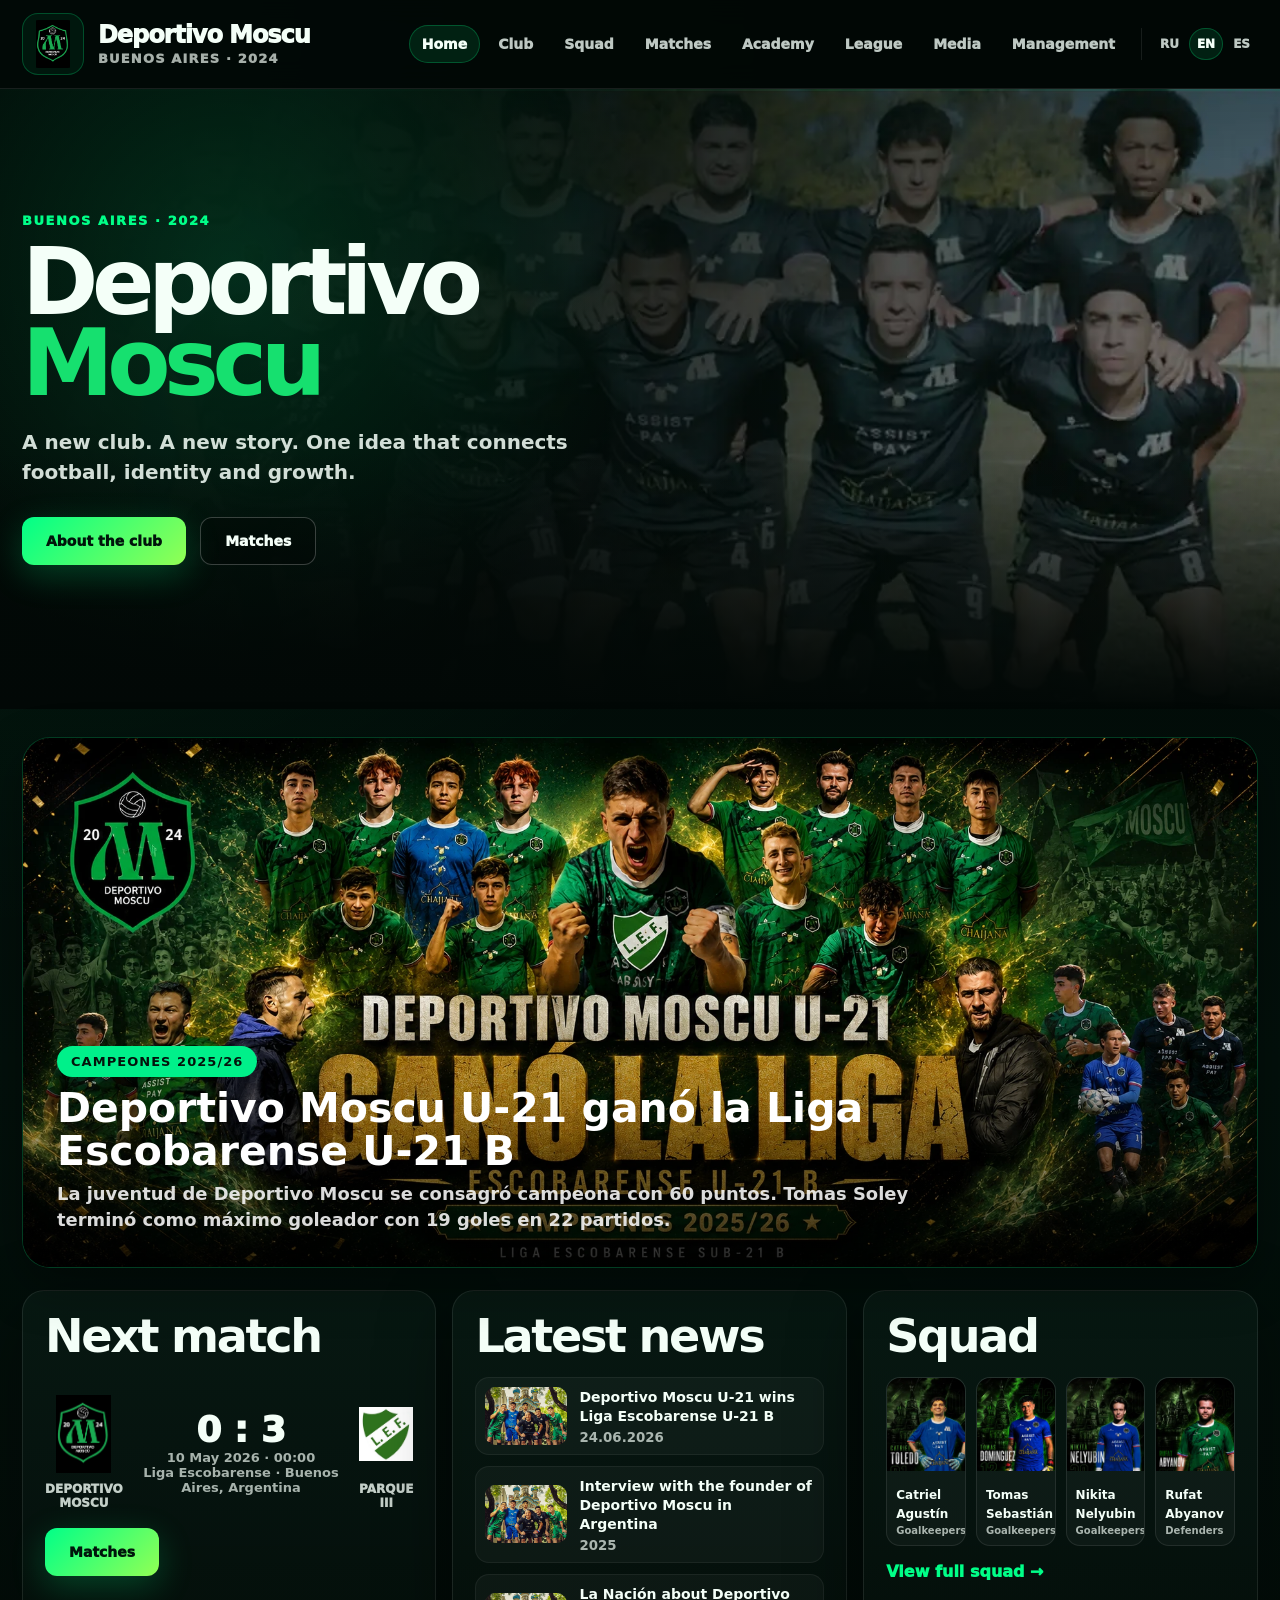
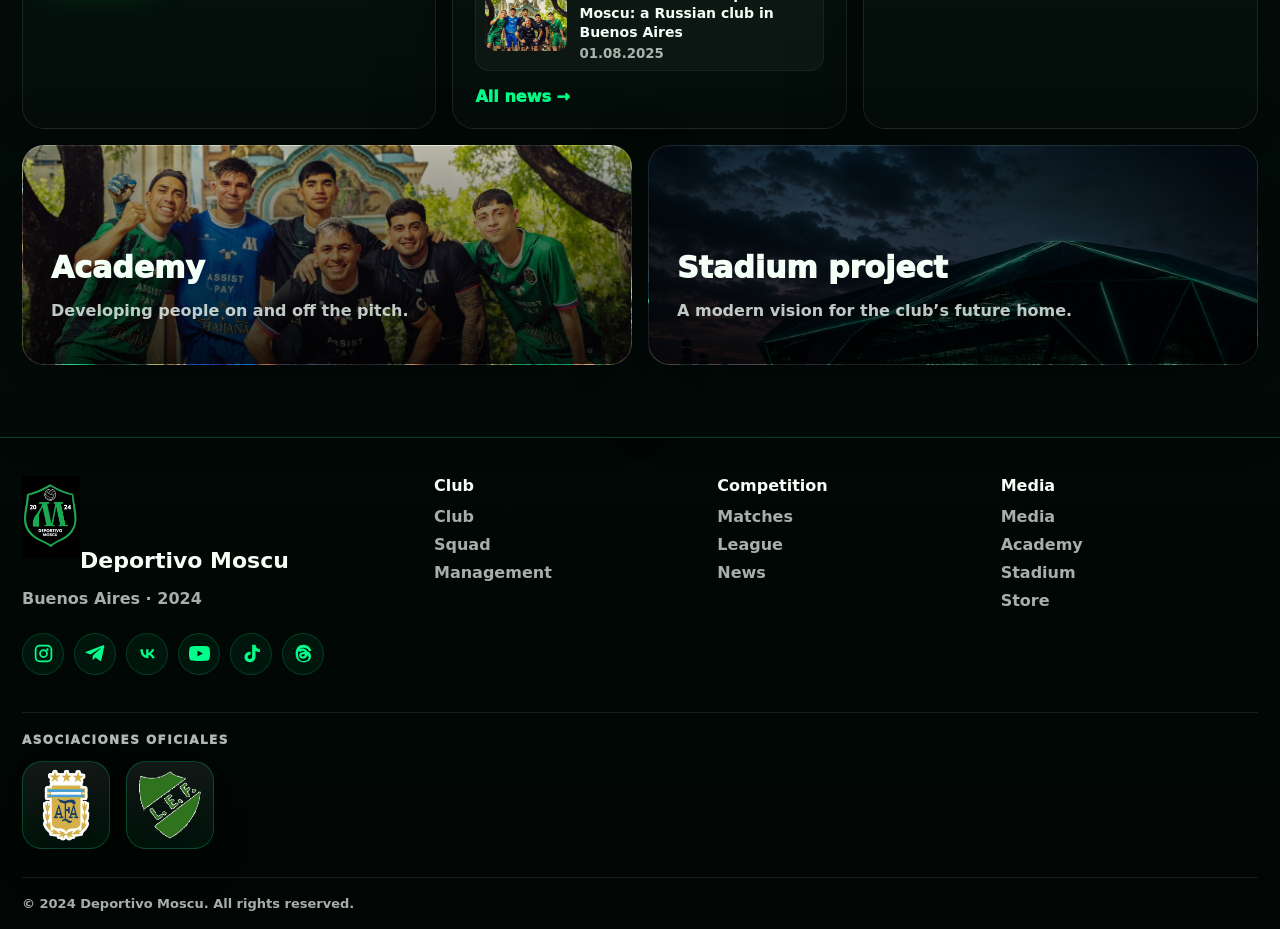
<file: index.html>
<!DOCTYPE html>
<html lang="es">
<head>
  <meta charset="UTF-8" />
  <meta name="viewport" content="width=device-width, initial-scale=1.0" />
  <title>Deportivo Moscu</title>
  <meta name="description" content="Sitio oficial de Deportivo Moscu, club de fútbol de Buenos Aires fundado en 2024." />
  <link rel="icon" href="images/logo.png" />
  <link rel="stylesheet" href="style.css?v=dm20260629_footerlogos1" />

  <style>
    .stats-row,
[data-render="home-stats"] {
  display: none !important;
  visibility: hidden !important;
  height: 0 !important;
  min-height: 0 !important;
  margin: 0 !important;
  padding: 0 !important;
  overflow: hidden !important;
}
    .u21-home-banner {
      margin: 28px auto 18px;
    }

    .u21-home-banner a {
      display: block;
      position: relative;
      overflow: hidden;
      border-radius: 28px;
      text-decoration: none;
      background: #03120b;
      box-shadow: 0 18px 48px rgba(0, 0, 0, .34);
      border: 1px solid rgba(0, 255, 138, .18);
    }

    .u21-home-banner img {
      display: block;
      width: 100%;
      height: auto;
      aspect-ratio: 21 / 9;
      object-fit: cover;
    }

    .u21-home-banner .u21-home-overlay {
      position: absolute;
      left: 0;
      right: 0;
      bottom: 0;
      padding: clamp(18px, 3vw, 34px);
      background: linear-gradient(180deg, rgba(0,0,0,0) 0%, rgba(0,0,0,.78) 100%);
      color: #fff;
    }

    .u21-home-banner .u21-home-kicker {
      display: inline-block;
      margin-bottom: 10px;
      padding: 8px 14px;
      border-radius: 999px;
      background: #00f08a;
      color: #04130c;
      font-size: 13px;
      font-weight: 900;
      letter-spacing: .08em;
      text-transform: uppercase;
    }

    .u21-home-banner h2 {
      margin: 0 0 8px;
      color: #fff;
      font-size: clamp(25px, 3.2vw, 46px);
      line-height: 1.05;
      max-width: 980px;
    }

    .u21-home-banner p {
      margin: 0;
      color: rgba(255,255,255,.86);
      font-size: clamp(14px, 1.4vw, 18px);
      line-height: 1.45;
      max-width: 860px;
    }

    @media (max-width: 720px) {
      .u21-home-banner {
        margin-top: 18px;
      }

      .u21-home-banner a {
        border-radius: 20px;
      }

      .u21-home-banner img {
        aspect-ratio: 16 / 10;
      }

      .u21-home-banner .u21-home-overlay {
        position: relative;
        background: #03120b;
        padding: 18px;
      }
    }
  </style>
</head>

<body data-page="home">
<header class="site-header">
  <div class="container header-inner">
    <a class="brand" href="index.html" aria-label="Deportivo Moscu">
      <img src="images/logo.png" alt="Deportivo Moscu" class="brand-logo" width="62" height="62" />
      <span class="brand-name">Deportivo Moscu <small>Buenos Aires · 2024</small></span>
    </a>
    <button class="menu-toggle" type="button" aria-label="Menu" aria-expanded="false"><span></span><span></span><span></span></button>
    <nav class="main-nav" id="mainNav">
      <a class="active" href="index.html" data-i18n="nav.home">Inicio</a><a class="" href="club.html" data-i18n="nav.club">Club</a><a class="" href="team.html" data-i18n="nav.team">Plantel</a><a class="" href="matches.html" data-i18n="nav.matches">Partidos</a><a class="" href="academy.html" data-i18n="nav.academy">Academia</a><a class="" href="league.html" data-i18n="nav.league">Liga</a><a class="" href="media.html" data-i18n="nav.media">Media</a><a class="" href="management.html" data-i18n="nav.management">Gestión</a>
      <span class="lang-switch" aria-label="Language">
        <button type="button" data-lang="ru">RU</button><button type="button" data-lang="en">EN</button><button type="button" data-lang="es" class="active">ES</button>
      </span>
    </nav>
  </div>
</header>

<section class="hero" style="--hero-desktop:url('images/banners/dm_home_hero_desktop.webp');--hero-mobile:url('images/banners/dm_home_hero_mobile.webp')">
  <div class="hero-shade"></div>
  <div class="container hero-content">
    <p class="eyebrow" data-i18n="home.eyebrow">Buenos Aires · 2024</p>
    <h1 data-i18n="home.title">Deportivo <strong>Moscu</strong></h1>
    <p class="hero-lead" data-i18n="home.lead">Nuevo club. Nueva historia. Una idea que une fútbol, identidad y crecimiento.</p>
    <div class="hero-actions"><a href="club.html" class="btn btn-primary" data-i18n="common.about">Sobre el club</a><a href="matches.html" class="btn btn-ghost" data-i18n="common.matches">Partidos</a></div>
  </div>
</section>

<main>
  <section class="container u21-home-banner">
    <a href="u21-champions-2025-26.html" aria-label="Leer noticia: Deportivo Moscu U-21 ganó la Liga Escobarense U-21 B">
      <img src="images/news/u21-champions-home-banner.webp" alt="Deportivo Moscu U-21 ganó la Liga Escobarense U-21 B" loading="eager" />
      <div class="u21-home-overlay">
        <span class="u21-home-kicker">Campeones 2025/26</span>
        <h2>Deportivo Moscu U-21 ganó la Liga Escobarense U-21 B</h2>
        <p>La juventud de Deportivo Moscu se consagró campeona con 60 puntos. Tomas Soley terminó como máximo goleador con 19 goles en 22 partidos.</p>
      </div>
    </a>
  </section>

  <section class="container home-layout">
    <article class="panel match-panel"><h2 data-i18n="home.nextMatch">Próximo partido</h2><div data-render="next-match" class="next-match-skeleton"><div class="next-match"><div class="team-badge"><img src="images/logo.png" alt=""><span>Deportivo Moscu</span></div><div><div class="vs">VS</div><div class="match-meta">Liga Escobarense<br>Buenos Aires</div></div><div class="team-badge"><img src="images/escobar_logo.PNG" alt=""><span>Rival</span></div></div></div></article>
    <article class="panel news-panel"><h2 data-i18n="home.latestNews">Últimas noticias</h2><div data-render="home-news"></div><a class="text-link" href="news.html" data-i18n="home.allNews">Ver todas las noticias →</a></article>
    <article class="panel squad-panel"><h2 data-i18n="nav.team">Plantel</h2><div class="mini-players" data-render="mini-players"></div><a class="text-link" href="team.html" data-i18n="home.fullTeam">Ver plantel completo →</a></article>
  </section>

  <section class="container promo-grid">
    <a class="promo-card photo" href="academy.html"><span data-i18n="home.academyTitle">Academia</span><p data-i18n="home.academyText">Formando personas dentro y fuera de la cancha.</p></a>
    <a class="promo-card stadium" href="stadium.html"><span data-i18n="home.stadiumTitle">Proyecto estadio</span><p data-i18n="home.stadiumText">Una visión moderna para la futura casa del club.</p></a>
  </section>
</main>

<footer class="site-footer">
  <div class="container footer-grid">
    <div class="footer-brand"><img src="images/logo.png" alt="Deportivo Moscu" class="footer-logo"><strong>Deportivo Moscu</strong><p>Buenos Aires · 2024</p><div class="socials"><span>f</span><span>ig</span><span>yt</span><span>wa</span><span>@</span></div></div>
    <div><h4 data-i18n="footer.club">Club</h4><a href="club.html" data-i18n="nav.club">Club</a><a href="team.html" data-i18n="nav.team">Plantel</a><a href="management.html" data-i18n="nav.management">Gestión</a></div>
    <div><h4 data-i18n="footer.comp">Competencia</h4><a href="matches.html" data-i18n="nav.matches">Partidos</a><a href="league.html" data-i18n="nav.league">Liga</a><a href="news.html" data-i18n="nav.news">Noticias</a></div>
    <div><h4 data-i18n="footer.media">Media</h4><a href="media.html" data-i18n="nav.media">Media</a><a href="academy.html" data-i18n="nav.academy">Academia</a><a href="stadium.html" data-i18n="nav.stadium">Estadio</a><a href="store.html" data-i18n="nav.store">Tienda</a></div>
  </div>
  <div class="container footer-associations" aria-label="Asociaciones oficiales">
    <p class="footer-associations-title">Asociaciones oficiales</p>
    <div class="footer-associations-list">
      <a class="footer-association-link footer-association-link--afa" href="https://www.afa.com.ar" target="_blank" rel="noopener noreferrer" aria-label="AFA - sitio oficial">
        <img src="images/afa_logo.webp" alt="AFA" width="76" height="76" loading="lazy" decoding="async" />
      </a>
      <a class="footer-association-link footer-association-link--liga" href="https://ligaescobarense.ar" target="_blank" rel="noopener noreferrer" aria-label="Liga Escobarense - sitio oficial">
        <img src="images/liga_escobarense_logo.webp" alt="Liga Escobarense" width="76" height="76" loading="lazy" decoding="async" />
      </a>
    </div>
  </div>
  <div class="container footer-bottom">© 2024 Deportivo Moscu. <span data-i18n="footer.rights">Todos los derechos reservados.</span></div>
</footer>

<script defer src="players-data.js?v=dm20260617_fix4"></script>
<script defer src="matches-data.js?v=dm20260617_fix4"></script>
<script defer src="league-data.js?v=dm20260617_fix4"></script>
<script defer src="news-data.js?v=dm20260624_home_banner_full"></script>
<script defer src="app.js?v=dm20260617_staff1"></script>
<script defer src="social-links.js?v=dm_social_20260624_final"></script>
</body>
</html>
</file>
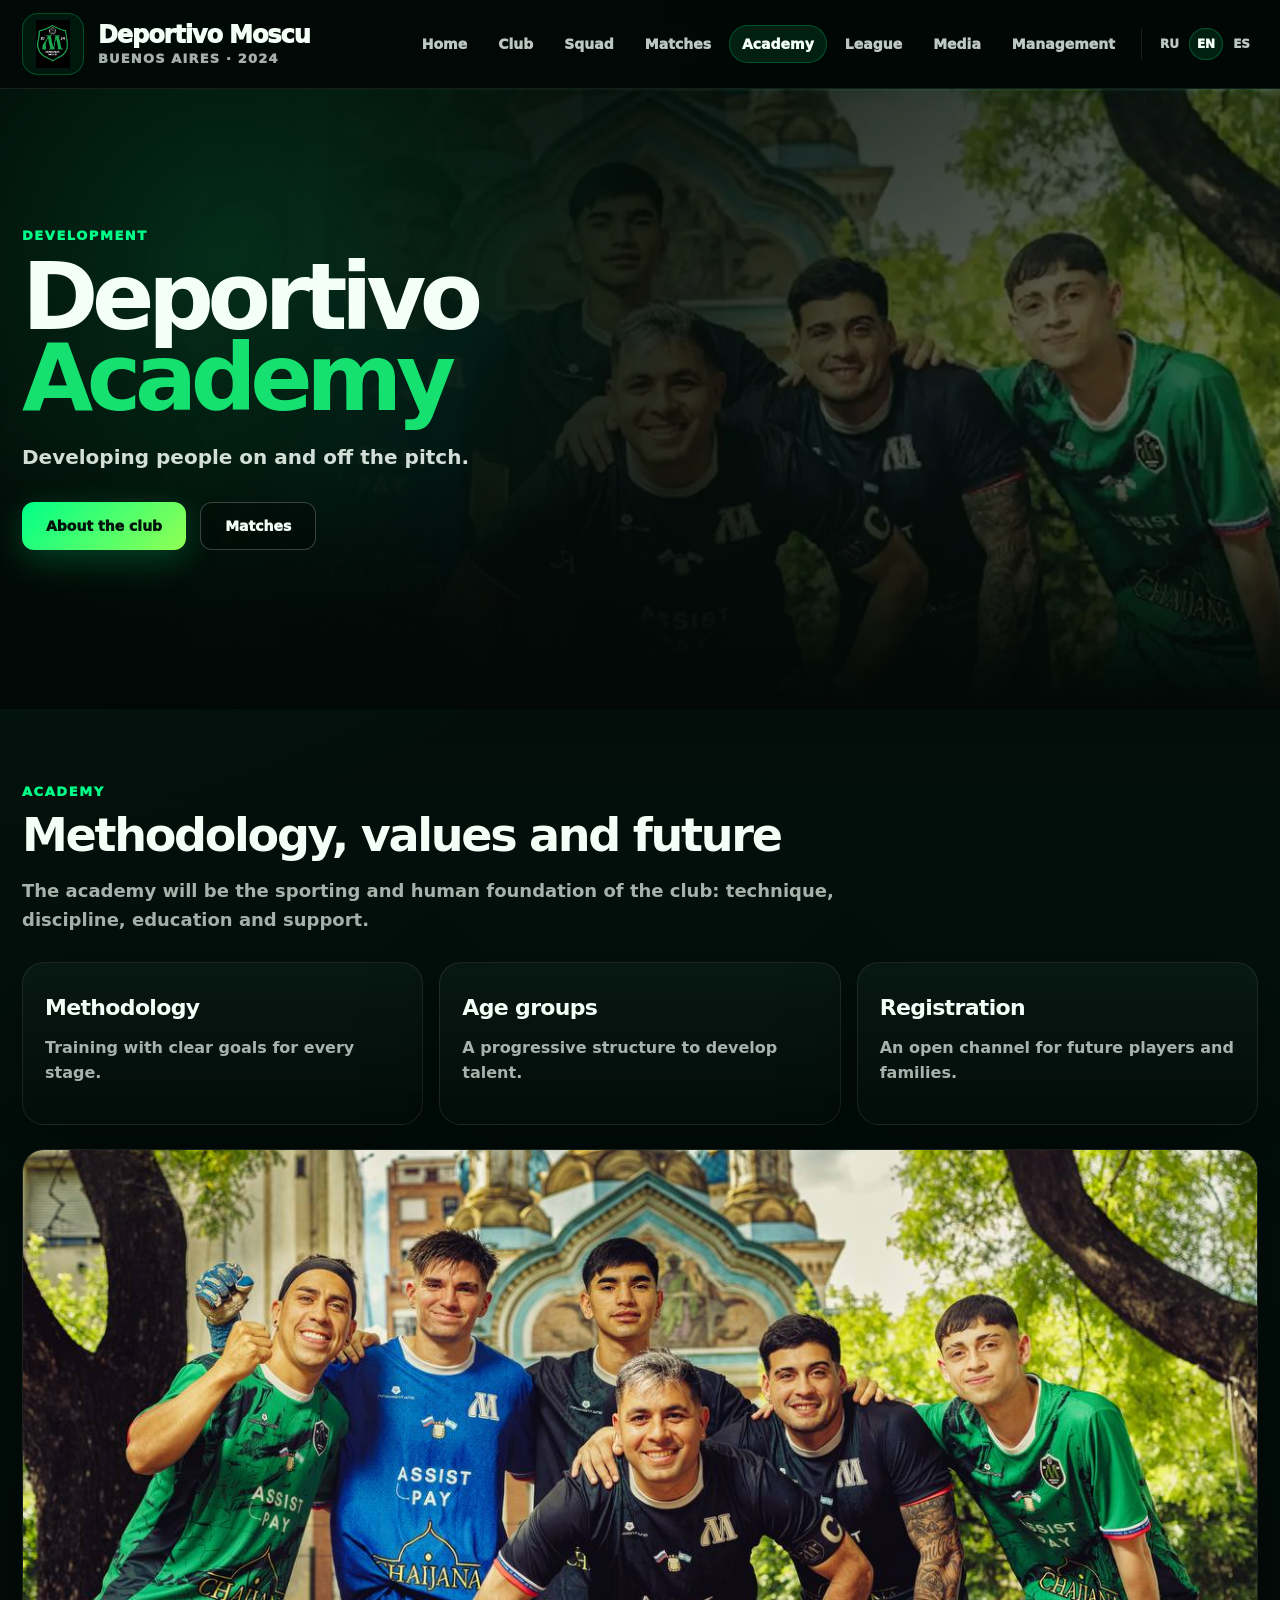
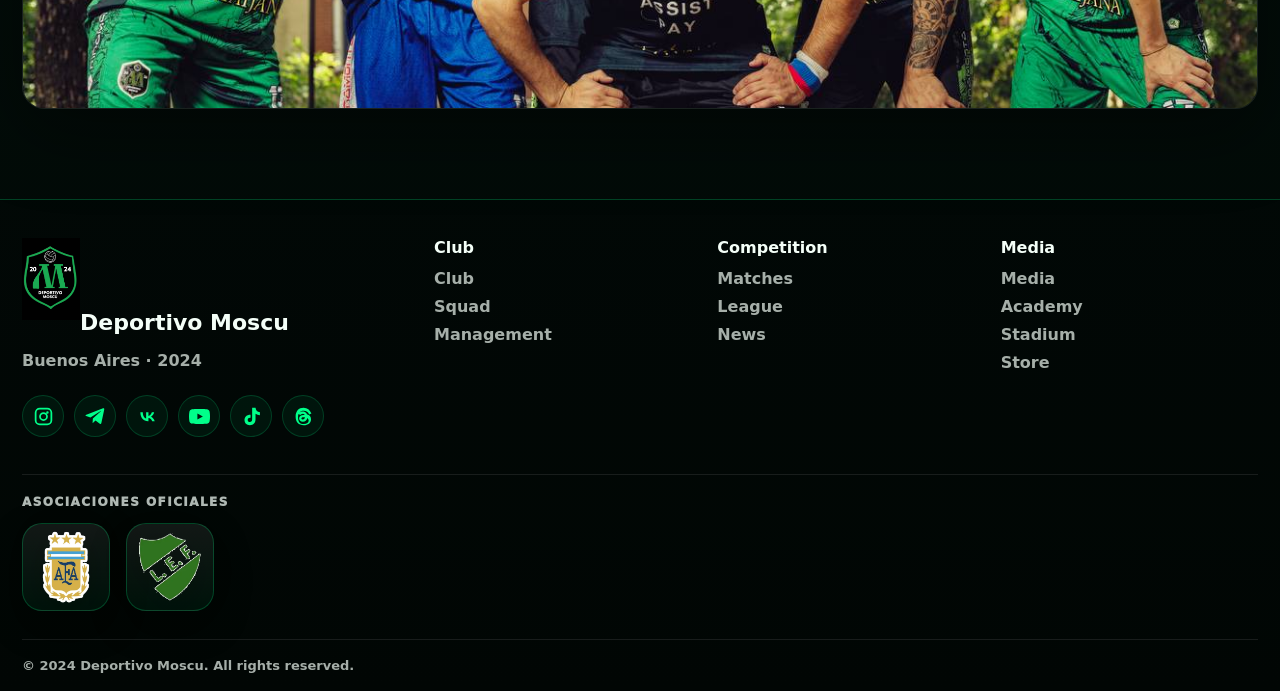
<file: academy.html>
<!DOCTYPE html>
<html lang="es">
<head>
  <meta charset="UTF-8" />
  <meta name="viewport" content="width=device-width, initial-scale=1.0" />
  <title>Academia | Deportivo Moscu</title>
  <meta name="description" content="Sitio oficial de Deportivo Moscu, club de fútbol de Buenos Aires fundado en 2024." />
  <link rel="icon" href="images/logo.png" />
  <link rel="stylesheet" href="style.css?v=dm20260629_footerlogos1" />
</head>
<body data-page="academy">
<header class="site-header">
  <div class="container header-inner">
    <a class="brand" href="index.html" aria-label="Deportivo Moscu">
      <img src="images/logo.png" alt="Deportivo Moscu" class="brand-logo" width="62" height="62" />
      <span class="brand-name">Deportivo Moscu <small>Buenos Aires · 2024</small></span>
    </a>
    <button class="menu-toggle" type="button" aria-label="Menu" aria-expanded="false"><span></span><span></span><span></span></button>
    <nav class="main-nav" id="mainNav">
      <a class="" href="index.html" data-i18n="nav.home">Inicio</a><a class="" href="club.html" data-i18n="nav.club">Club</a><a class="" href="team.html" data-i18n="nav.team">Plantel</a><a class="" href="matches.html" data-i18n="nav.matches">Partidos</a><a class="active" href="academy.html" data-i18n="nav.academy">Academia</a><a class="" href="league.html" data-i18n="nav.league">Liga</a><a class="" href="media.html" data-i18n="nav.media">Media</a><a class="" href="management.html" data-i18n="nav.management">Gestión</a>
      <span class="lang-switch" aria-label="Language">
        <button type="button" data-lang="ru">RU</button><button type="button" data-lang="en">EN</button><button type="button" data-lang="es" class="active">ES</button>
      </span>
    </nav>
  </div>
</header>
<section class="hero" style="--hero-desktop:url('images/banners/dm_academy_hero_desktop.webp');--hero-mobile:url('images/banners/dm_academy_hero_mobile.webp')">
  <div class="hero-shade"></div>
  <div class="container hero-content">
    <p class="eyebrow" data-i18n="academy.eyebrow" >Formación</p>
    <h1 data-i18n="academy.title" >Academia <strong>Deportivo</strong></h1>
    <p class="hero-lead" data-i18n="academy.lead" >Formamos personas dentro y fuera de la cancha.</p>
    <div class="hero-actions"><a href="club.html" class="btn btn-primary" data-i18n="common.about">Sobre el club</a><a href="matches.html" class="btn btn-ghost" data-i18n="common.matches">Partidos</a></div>
  </div>
</section>
<main class="container page-stack"><section class="section-head"><p data-i18n="academy.kicker">Academia</p><h2 data-i18n="academy.title2">Metodología, valores y futuro</h2><p data-i18n="academy.text">La academia será la base deportiva y humana del club: técnica, disciplina, educación y seguimiento.</p></section><section class="card-grid three"><article class="info-card"><h3 data-i18n="academy.c1">Metodología</h3><p data-i18n="academy.c1t">Entrenamientos con objetivos claros por etapa.</p></article><article class="info-card"><h3 data-i18n="academy.c2">Categorías</h3><p data-i18n="academy.c2t">Estructura progresiva para desarrollar talentos.</p></article><article class="info-card"><h3 data-i18n="academy.c3">Inscripciones</h3><p data-i18n="academy.c3t">Canal abierto para futuros jugadores y familias.</p></article></section><img class="wide-photo" src="images/team-main.jpg" alt="Academia Deportivo Moscu" loading="lazy"></main>
<footer class="site-footer">
  <div class="container footer-grid">
    <div class="footer-brand"><img src="images/logo.png" alt="Deportivo Moscu" class="footer-logo"><strong>Deportivo Moscu</strong><p>Buenos Aires · 2024</p><div class="socials"><span>f</span><span>ig</span><span>yt</span><span>wa</span><span>@</span></div></div>
    <div><h4 data-i18n="footer.club">Club</h4><a href="club.html" data-i18n="nav.club">Club</a><a href="team.html" data-i18n="nav.team">Plantel</a><a href="management.html" data-i18n="nav.management">Gestión</a></div>
    <div><h4 data-i18n="footer.comp">Competencia</h4><a href="matches.html" data-i18n="nav.matches">Partidos</a><a href="league.html" data-i18n="nav.league">Liga</a><a href="news.html" data-i18n="nav.news">Noticias</a></div>
    <div><h4 data-i18n="footer.media">Media</h4><a href="media.html" data-i18n="nav.media">Media</a><a href="academy.html" data-i18n="nav.academy">Academia</a><a href="stadium.html" data-i18n="nav.stadium">Estadio</a><a href="store.html" data-i18n="nav.store">Tienda</a></div>
  </div>
  <div class="container footer-associations" aria-label="Asociaciones oficiales">
    <p class="footer-associations-title">Asociaciones oficiales</p>
    <div class="footer-associations-list">
      <a class="footer-association-link footer-association-link--afa" href="https://www.afa.com.ar" target="_blank" rel="noopener noreferrer" aria-label="AFA - sitio oficial">
        <img src="images/afa_logo.webp" alt="AFA" width="76" height="76" loading="lazy" decoding="async" />
      </a>
      <a class="footer-association-link footer-association-link--liga" href="https://ligaescobarense.ar" target="_blank" rel="noopener noreferrer" aria-label="Liga Escobarense - sitio oficial">
        <img src="images/liga_escobarense_logo.webp" alt="Liga Escobarense" width="76" height="76" loading="lazy" decoding="async" />
      </a>
    </div>
  </div>
  <div class="container footer-bottom">© 2024 Deportivo Moscu. <span data-i18n="footer.rights">Todos los derechos reservados.</span></div>
</footer>
<script defer src="app.js?v=dm20260617_staff1"></script>
<script defer src="social-links.js?v=dm_social_20260624_final"></script>
</body>
</html>
</file>
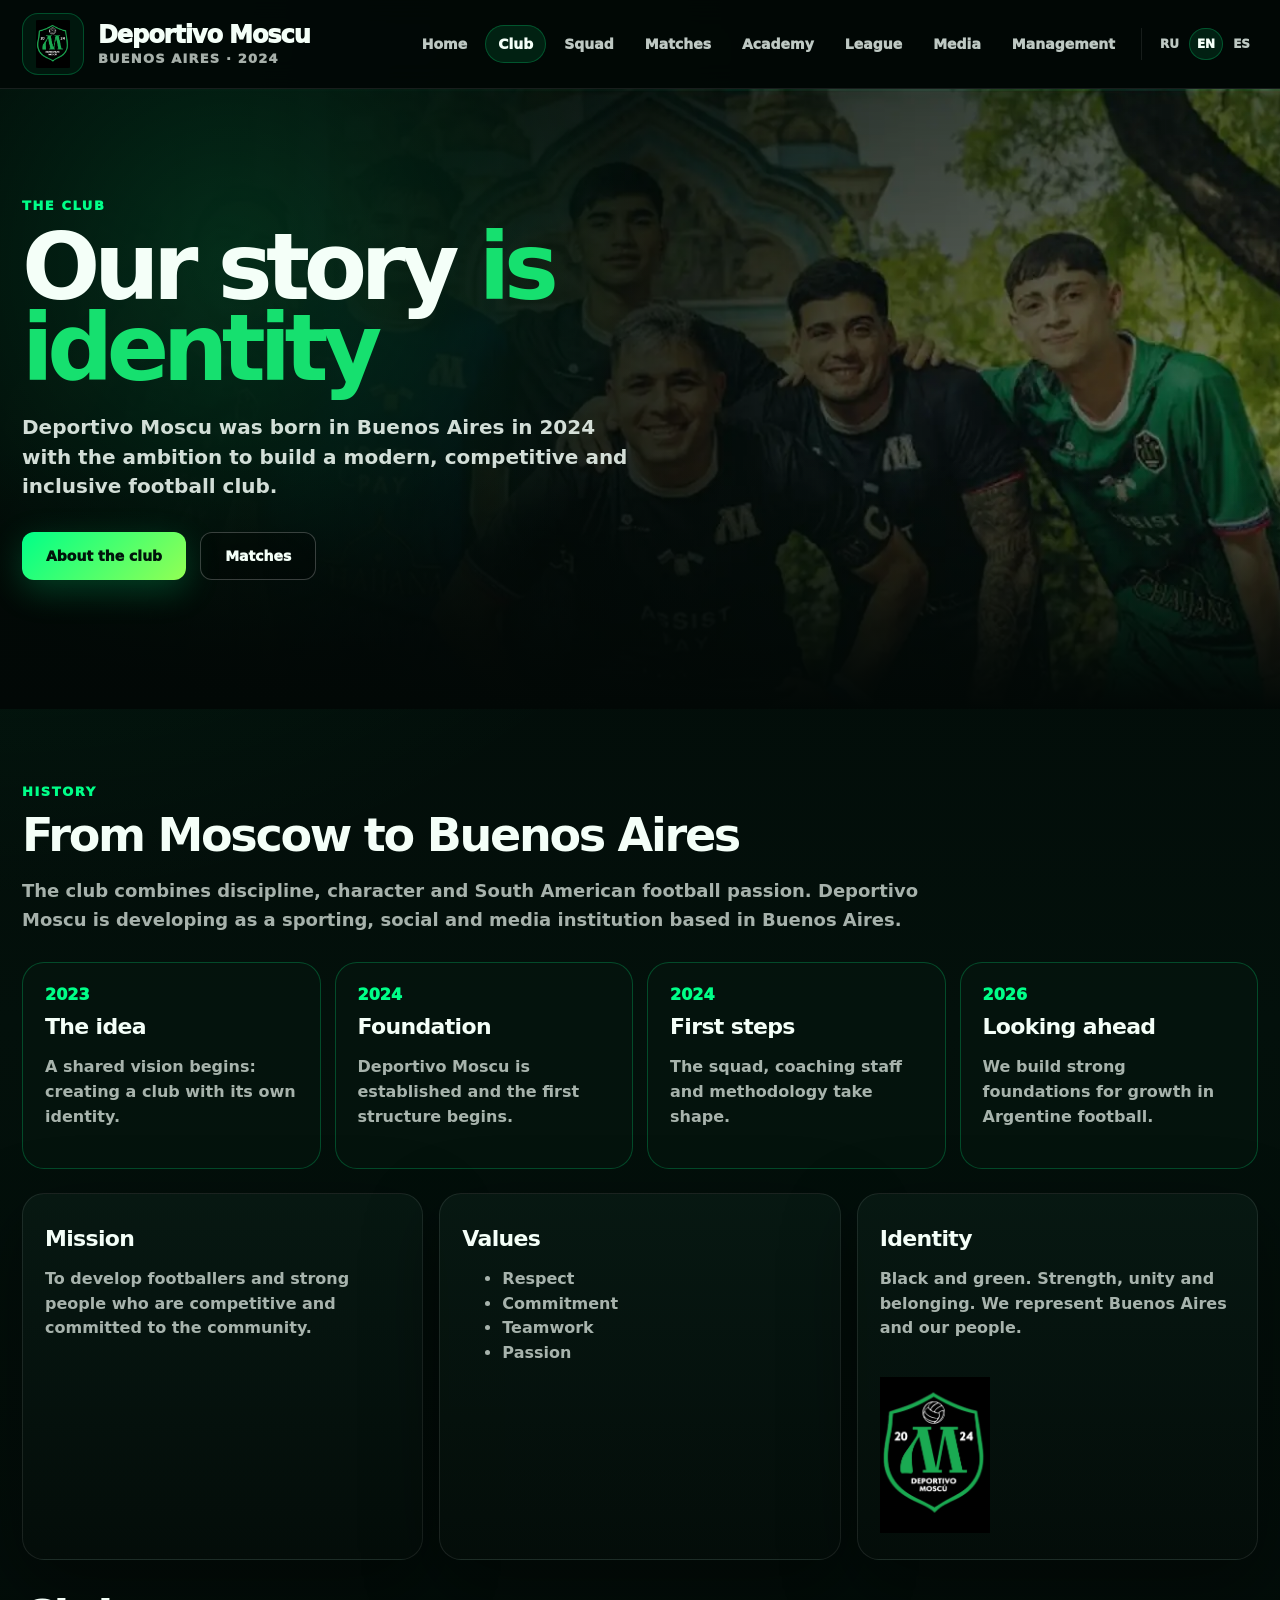
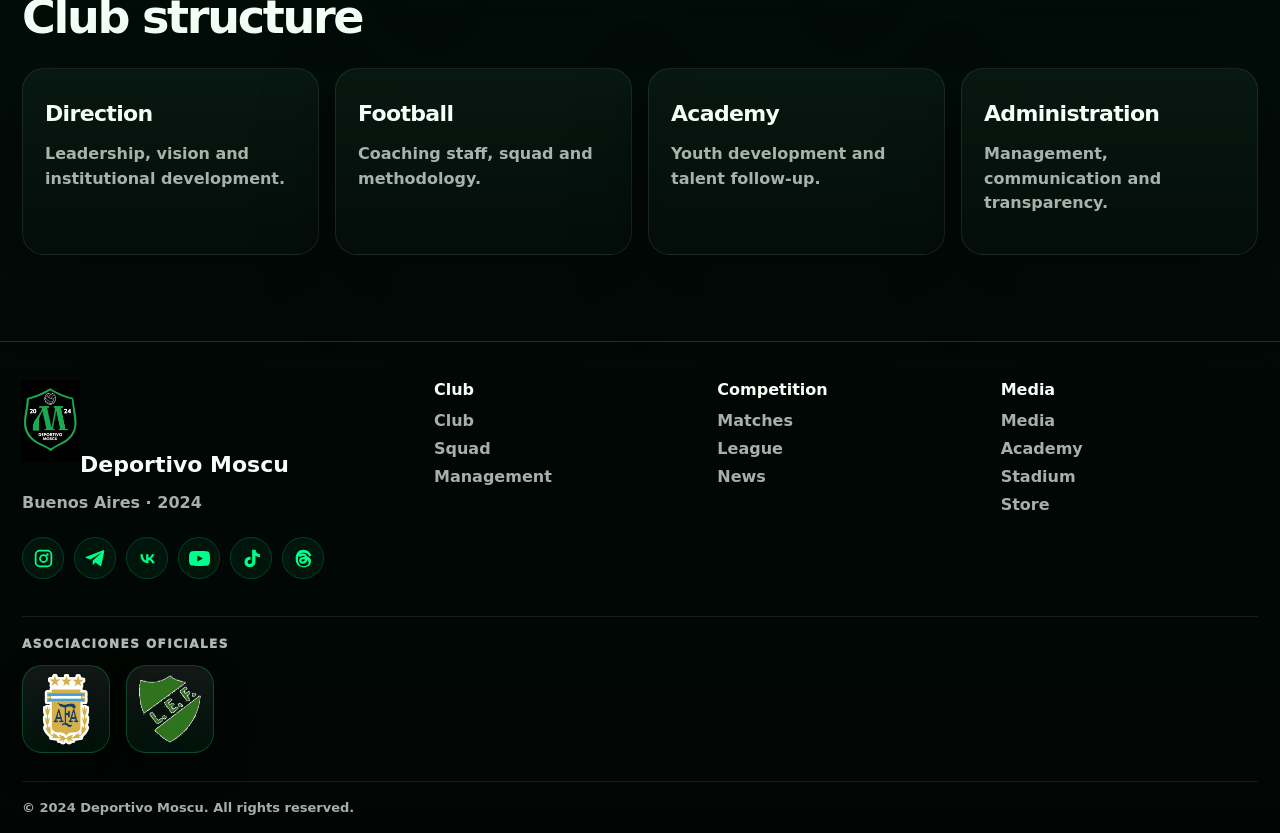
<file: club.html>
<!DOCTYPE html>
<html lang="es">
<head>
  <meta charset="UTF-8" />
  <meta name="viewport" content="width=device-width, initial-scale=1.0" />
  <title>Club | Deportivo Moscu</title>
  <meta name="description" content="Sitio oficial de Deportivo Moscu, club de fútbol de Buenos Aires fundado en 2024." />
  <link rel="icon" href="images/logo.png" />
  <link rel="stylesheet" href="style.css?v=dm20260629_footerlogos1" />
</head>
<body data-page="club">
<header class="site-header">
  <div class="container header-inner">
    <a class="brand" href="index.html" aria-label="Deportivo Moscu">
      <img src="images/logo.png" alt="Deportivo Moscu" class="brand-logo" width="62" height="62" />
      <span class="brand-name">Deportivo Moscu <small>Buenos Aires · 2024</small></span>
    </a>
    <button class="menu-toggle" type="button" aria-label="Menu" aria-expanded="false"><span></span><span></span><span></span></button>
    <nav class="main-nav" id="mainNav">
      <a class="" href="index.html" data-i18n="nav.home">Inicio</a><a class="active" href="club.html" data-i18n="nav.club">Club</a><a class="" href="team.html" data-i18n="nav.team">Plantel</a><a class="" href="matches.html" data-i18n="nav.matches">Partidos</a><a class="" href="academy.html" data-i18n="nav.academy">Academia</a><a class="" href="league.html" data-i18n="nav.league">Liga</a><a class="" href="media.html" data-i18n="nav.media">Media</a><a class="" href="management.html" data-i18n="nav.management">Gestión</a>
      <span class="lang-switch" aria-label="Language">
        <button type="button" data-lang="ru">RU</button><button type="button" data-lang="en">EN</button><button type="button" data-lang="es" class="active">ES</button>
      </span>
    </nav>
  </div>
</header>
<section class="hero" style="--hero-desktop:url('images/banners/dm_club_hero_desktop.webp');--hero-mobile:url('images/banners/dm_club_hero_mobile.webp')">
  <div class="hero-shade"></div>
  <div class="container hero-content">
    <p class="eyebrow" data-i18n="club.eyebrow" >El club</p>
    <h1 data-i18n="club.title" >Nuestra historia <strong>es identidad</strong></h1>
    <p class="hero-lead" data-i18n="club.lead" >Deportivo Moscu nace en Buenos Aires en 2024 con la convicción de construir un club moderno, competitivo e inclusivo.</p>
    <div class="hero-actions"><a href="club.html" class="btn btn-primary" data-i18n="common.about">Sobre el club</a><a href="matches.html" class="btn btn-ghost" data-i18n="common.matches">Partidos</a></div>
  </div>
</section>
<main class="container page-stack">
  <section class="section-head"><p data-i18n="club.kicker">Historia</p><h2 data-i18n="club.storyTitle">De Moscú a Buenos Aires</h2><p data-i18n="club.storyText">El club une disciplina, carácter y pasión sudamericana. Deportivo Moscu se desarrolla como una institución deportiva, social y mediática con base en Buenos Aires.</p></section>
  <section class="timeline">
    <div><span>2023</span><h3 data-i18n="club.t1">La idea</h3><p data-i18n="club.t1t">Comienza una visión compartida: crear un club con identidad propia.</p></div>
    <div><span>2024</span><h3 data-i18n="club.t2">Fundación</h3><p data-i18n="club.t2t">Se constituye Deportivo Moscu y empieza la primera estructura.</p></div>
    <div><span>2024</span><h3 data-i18n="club.t3">Primeros pasos</h3><p data-i18n="club.t3t">Se arma el plantel, el cuerpo técnico y la metodología.</p></div>
    <div><span>2026</span><h3 data-i18n="club.t4">Mirando al futuro</h3><p data-i18n="club.t4t">Creamos bases sólidas para crecer dentro del fútbol argentino.</p></div>
  </section>
  <section class="card-grid three">
    <article class="info-card"><h3 data-i18n="club.mission">Misión</h3><p data-i18n="club.missionText">Formar futbolistas y personas íntegras, competitivas y comprometidas con la comunidad.</p></article>
    <article class="info-card"><h3 data-i18n="club.values">Valores</h3><ul><li data-i18n="club.v1">Respeto</li><li data-i18n="club.v2">Compromiso</li><li data-i18n="club.v3">Trabajo en equipo</li><li data-i18n="club.v4">Pasión</li></ul></article>
    <article class="info-card logo-card"><h3 data-i18n="club.identity">Identidad</h3><p data-i18n="club.identityText">Verde y negro. Fuerza, unidad y pertenencia. Representamos a Buenos Aires y a nuestra gente.</p><img src="images/logo.png" alt="Deportivo Moscu"></article>
  </section>
  <section class="section-head short"><h2 data-i18n="club.structureTitle">Estructura del club</h2></section>
  <section class="card-grid four"><article class="info-card"><h3 data-i18n="club.s1">Dirección</h3><p data-i18n="club.s1t">Liderazgo, visión y desarrollo institucional.</p></article><article class="info-card"><h3 data-i18n="club.s2">Fútbol</h3><p data-i18n="club.s2t">Cuerpo técnico, plantel y metodología.</p></article><article class="info-card"><h3 data-i18n="club.s3">Academia</h3><p data-i18n="club.s3t">Formación de base y seguimiento de talentos.</p></article><article class="info-card"><h3 data-i18n="club.s4">Administración</h3><p data-i18n="club.s4t">Gestión, comunicación y transparencia.</p></article></section>
</main>
<footer class="site-footer">
  <div class="container footer-grid">
    <div class="footer-brand"><img src="images/logo.png" alt="Deportivo Moscu" class="footer-logo"><strong>Deportivo Moscu</strong><p>Buenos Aires · 2024</p><div class="socials"><span>f</span><span>ig</span><span>yt</span><span>wa</span><span>@</span></div></div>
    <div><h4 data-i18n="footer.club">Club</h4><a href="club.html" data-i18n="nav.club">Club</a><a href="team.html" data-i18n="nav.team">Plantel</a><a href="management.html" data-i18n="nav.management">Gestión</a></div>
    <div><h4 data-i18n="footer.comp">Competencia</h4><a href="matches.html" data-i18n="nav.matches">Partidos</a><a href="league.html" data-i18n="nav.league">Liga</a><a href="news.html" data-i18n="nav.news">Noticias</a></div>
    <div><h4 data-i18n="footer.media">Media</h4><a href="media.html" data-i18n="nav.media">Media</a><a href="academy.html" data-i18n="nav.academy">Academia</a><a href="stadium.html" data-i18n="nav.stadium">Estadio</a><a href="store.html" data-i18n="nav.store">Tienda</a></div>
  </div>
  <div class="container footer-associations" aria-label="Asociaciones oficiales">
    <p class="footer-associations-title">Asociaciones oficiales</p>
    <div class="footer-associations-list">
      <a class="footer-association-link footer-association-link--afa" href="https://www.afa.com.ar" target="_blank" rel="noopener noreferrer" aria-label="AFA - sitio oficial">
        <img src="images/afa_logo.webp" alt="AFA" width="76" height="76" loading="lazy" decoding="async" />
      </a>
      <a class="footer-association-link footer-association-link--liga" href="https://ligaescobarense.ar" target="_blank" rel="noopener noreferrer" aria-label="Liga Escobarense - sitio oficial">
        <img src="images/liga_escobarense_logo.webp" alt="Liga Escobarense" width="76" height="76" loading="lazy" decoding="async" />
      </a>
    </div>
  </div>
  <div class="container footer-bottom">© 2024 Deportivo Moscu. <span data-i18n="footer.rights">Todos los derechos reservados.</span></div>
</footer>
<script defer src="app.js?v=dm20260617_staff1"></script>
<script defer src="social-links.js?v=dm_social_20260624_final"></script>
</body>
</html>
</file>
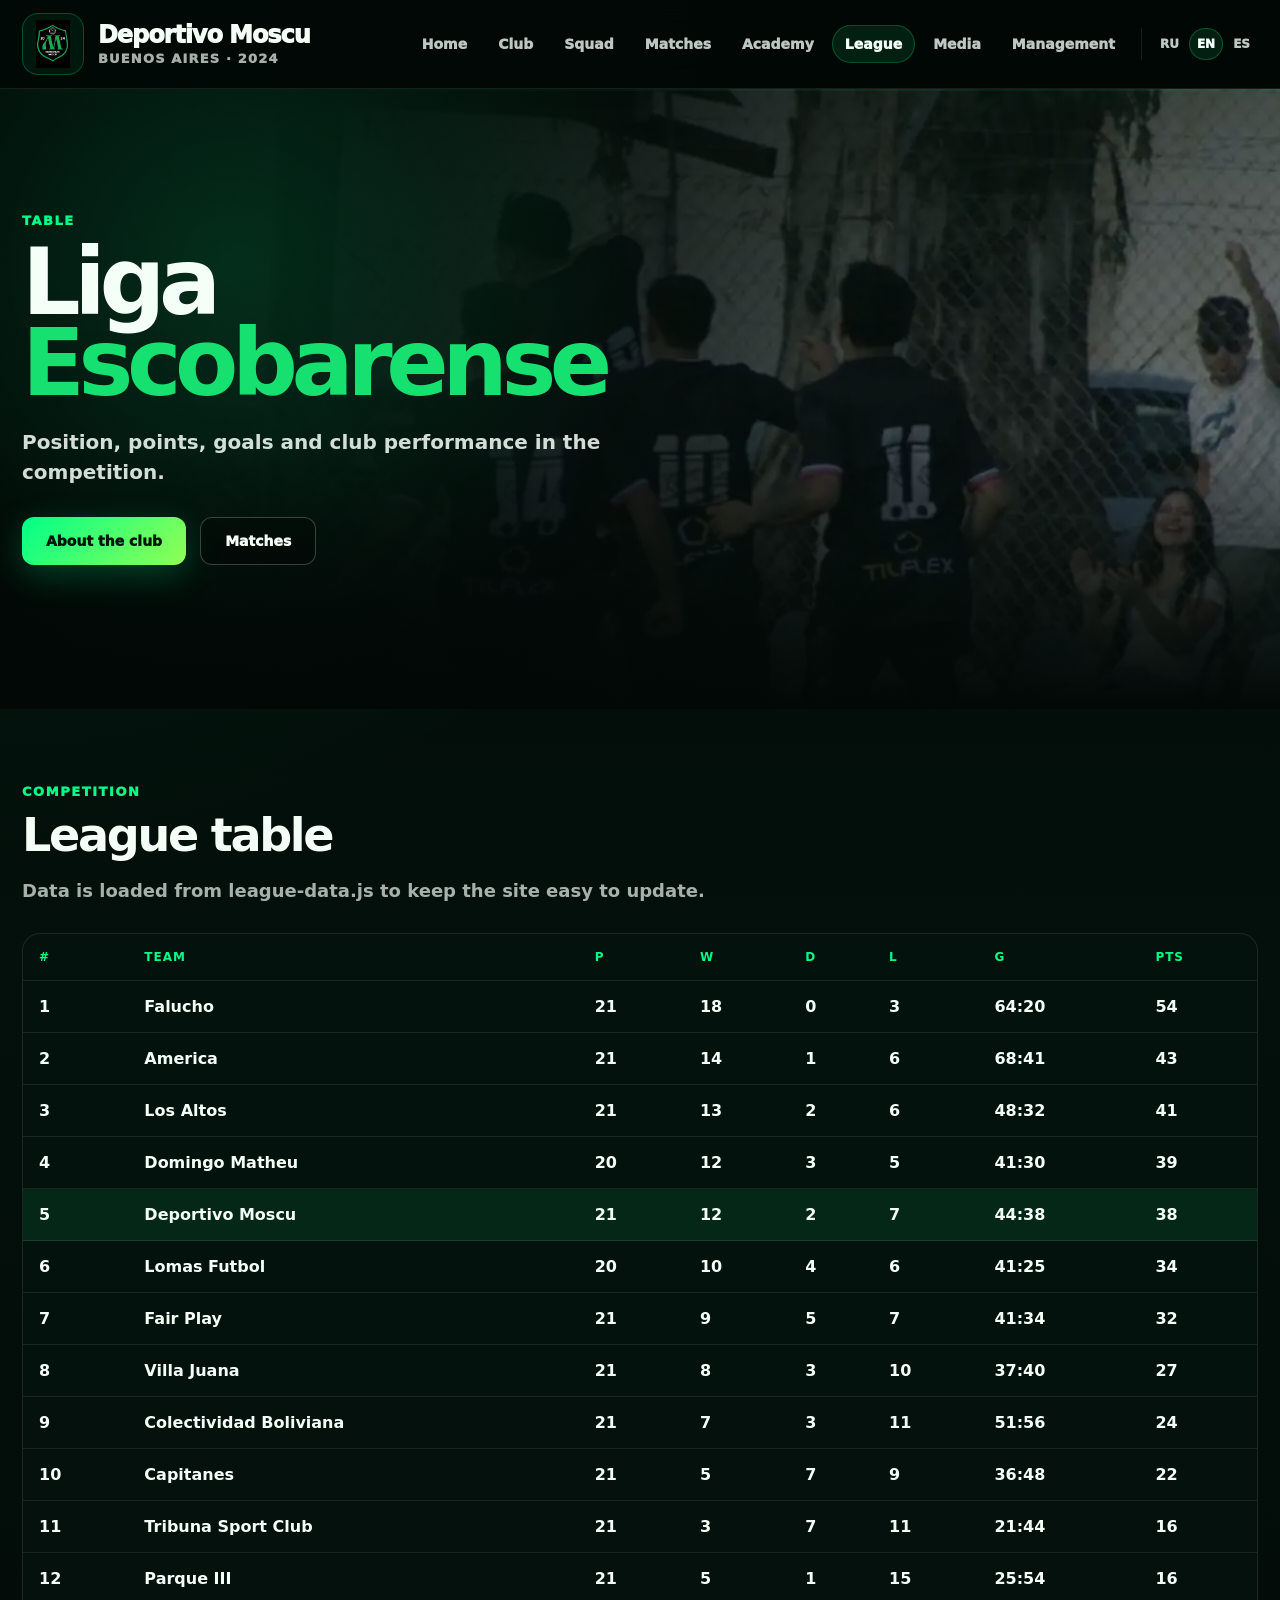
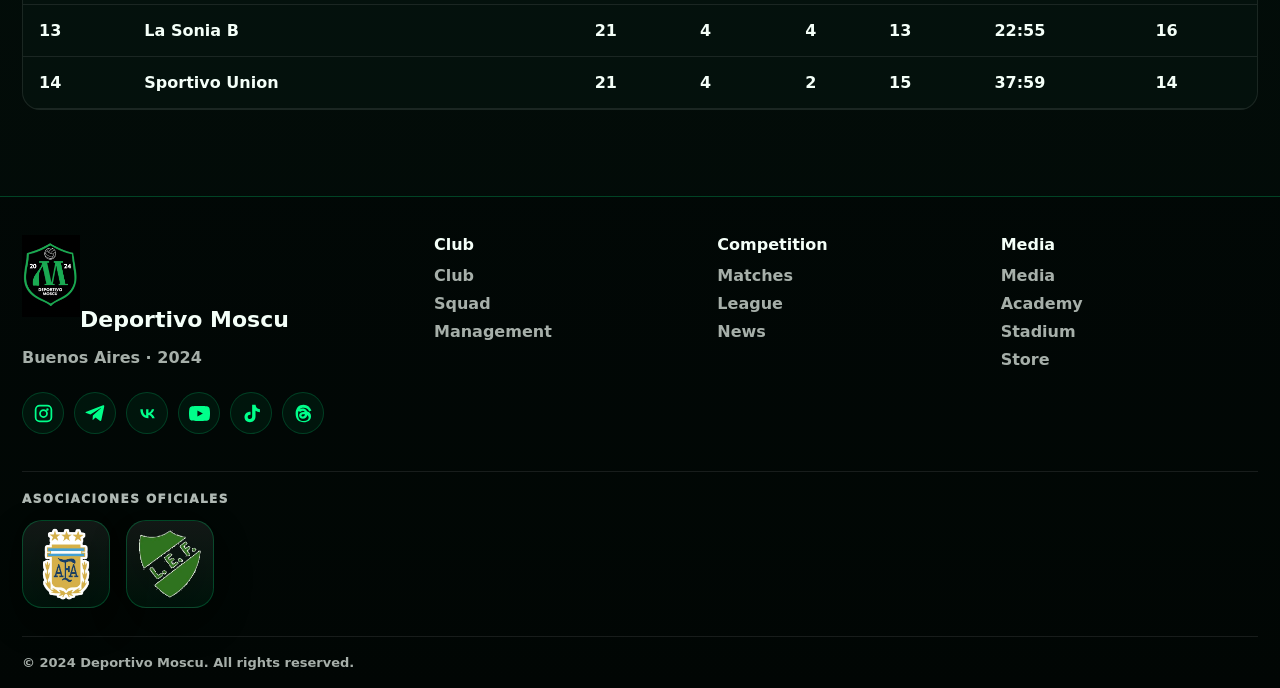
<file: league.html>
<!DOCTYPE html>
<html lang="es">
<head>
  <meta charset="UTF-8" />
  <meta name="viewport" content="width=device-width, initial-scale=1.0" />
  <title>Liga | Deportivo Moscu</title>
  <meta name="description" content="Sitio oficial de Deportivo Moscu, club de fútbol de Buenos Aires fundado en 2024." />
  <link rel="icon" href="images/logo.png" />
  <link rel="stylesheet" href="style.css?v=dm20260629_footerlogos1" />
</head>
<body data-page="league">
<header class="site-header">
  <div class="container header-inner">
    <a class="brand" href="index.html" aria-label="Deportivo Moscu">
      <img src="images/logo.png" alt="Deportivo Moscu" class="brand-logo" width="62" height="62" />
      <span class="brand-name">Deportivo Moscu <small>Buenos Aires · 2024</small></span>
    </a>
    <button class="menu-toggle" type="button" aria-label="Menu" aria-expanded="false"><span></span><span></span><span></span></button>
    <nav class="main-nav" id="mainNav">
      <a class="" href="index.html" data-i18n="nav.home">Inicio</a><a class="" href="club.html" data-i18n="nav.club">Club</a><a class="" href="team.html" data-i18n="nav.team">Plantel</a><a class="" href="matches.html" data-i18n="nav.matches">Partidos</a><a class="" href="academy.html" data-i18n="nav.academy">Academia</a><a class="active" href="league.html" data-i18n="nav.league">Liga</a><a class="" href="media.html" data-i18n="nav.media">Media</a><a class="" href="management.html" data-i18n="nav.management">Gestión</a>
      <span class="lang-switch" aria-label="Language">
        <button type="button" data-lang="ru">RU</button><button type="button" data-lang="en">EN</button><button type="button" data-lang="es" class="active">ES</button>
      </span>
    </nav>
  </div>
</header>
<section class="hero" style="--hero-desktop:url('images/banners/dm_league_hero_desktop.webp');--hero-mobile:url('images/banners/dm_league_hero_mobile.webp')">
  <div class="hero-shade"></div>
  <div class="container hero-content">
    <p class="eyebrow" data-i18n="league.eyebrow" >Tabla</p>
    <h1 data-i18n="league.title" >Liga <strong>Escobarense</strong></h1>
    <p class="hero-lead" data-i18n="league.lead" >Posición, puntos, goles y rendimiento del club en la competencia.</p>
    <div class="hero-actions"><a href="club.html" class="btn btn-primary" data-i18n="common.about">Sobre el club</a><a href="matches.html" class="btn btn-ghost" data-i18n="common.matches">Partidos</a></div>
  </div>
</section>
<main class="container page-stack"><section class="section-head"><p data-i18n="league.kicker">Competencia</p><h2 data-i18n="league.table">Tabla de posiciones</h2><p data-i18n="league.text">Datos cargados desde league-data.js para mantener el sitio fácil de actualizar.</p></section><section class="table-wrap"><table class="league-table" data-render="league-table"></table></section></main>
<footer class="site-footer">
  <div class="container footer-grid">
    <div class="footer-brand"><img src="images/logo.png" alt="Deportivo Moscu" class="footer-logo"><strong>Deportivo Moscu</strong><p>Buenos Aires · 2024</p><div class="socials"><span>f</span><span>ig</span><span>yt</span><span>wa</span><span>@</span></div></div>
    <div><h4 data-i18n="footer.club">Club</h4><a href="club.html" data-i18n="nav.club">Club</a><a href="team.html" data-i18n="nav.team">Plantel</a><a href="management.html" data-i18n="nav.management">Gestión</a></div>
    <div><h4 data-i18n="footer.comp">Competencia</h4><a href="matches.html" data-i18n="nav.matches">Partidos</a><a href="league.html" data-i18n="nav.league">Liga</a><a href="news.html" data-i18n="nav.news">Noticias</a></div>
    <div><h4 data-i18n="footer.media">Media</h4><a href="media.html" data-i18n="nav.media">Media</a><a href="academy.html" data-i18n="nav.academy">Academia</a><a href="stadium.html" data-i18n="nav.stadium">Estadio</a><a href="store.html" data-i18n="nav.store">Tienda</a></div>
  </div>
  <div class="container footer-associations" aria-label="Asociaciones oficiales">
    <p class="footer-associations-title">Asociaciones oficiales</p>
    <div class="footer-associations-list">
      <a class="footer-association-link footer-association-link--afa" href="https://www.afa.com.ar" target="_blank" rel="noopener noreferrer" aria-label="AFA - sitio oficial">
        <img src="images/afa_logo.webp" alt="AFA" width="76" height="76" loading="lazy" decoding="async" />
      </a>
      <a class="footer-association-link footer-association-link--liga" href="https://ligaescobarense.ar" target="_blank" rel="noopener noreferrer" aria-label="Liga Escobarense - sitio oficial">
        <img src="images/liga_escobarense_logo.webp" alt="Liga Escobarense" width="76" height="76" loading="lazy" decoding="async" />
      </a>
    </div>
  </div>
  <div class="container footer-bottom">© 2024 Deportivo Moscu. <span data-i18n="footer.rights">Todos los derechos reservados.</span></div>
</footer>
<script defer src="league-data.js?v=dm20260617_fix4"></script>
<script defer src="app.js?v=dm20260617_staff1"></script>
<script defer src="social-links.js?v=dm_social_20260624_final"></script>
</body>
</html>
</file>
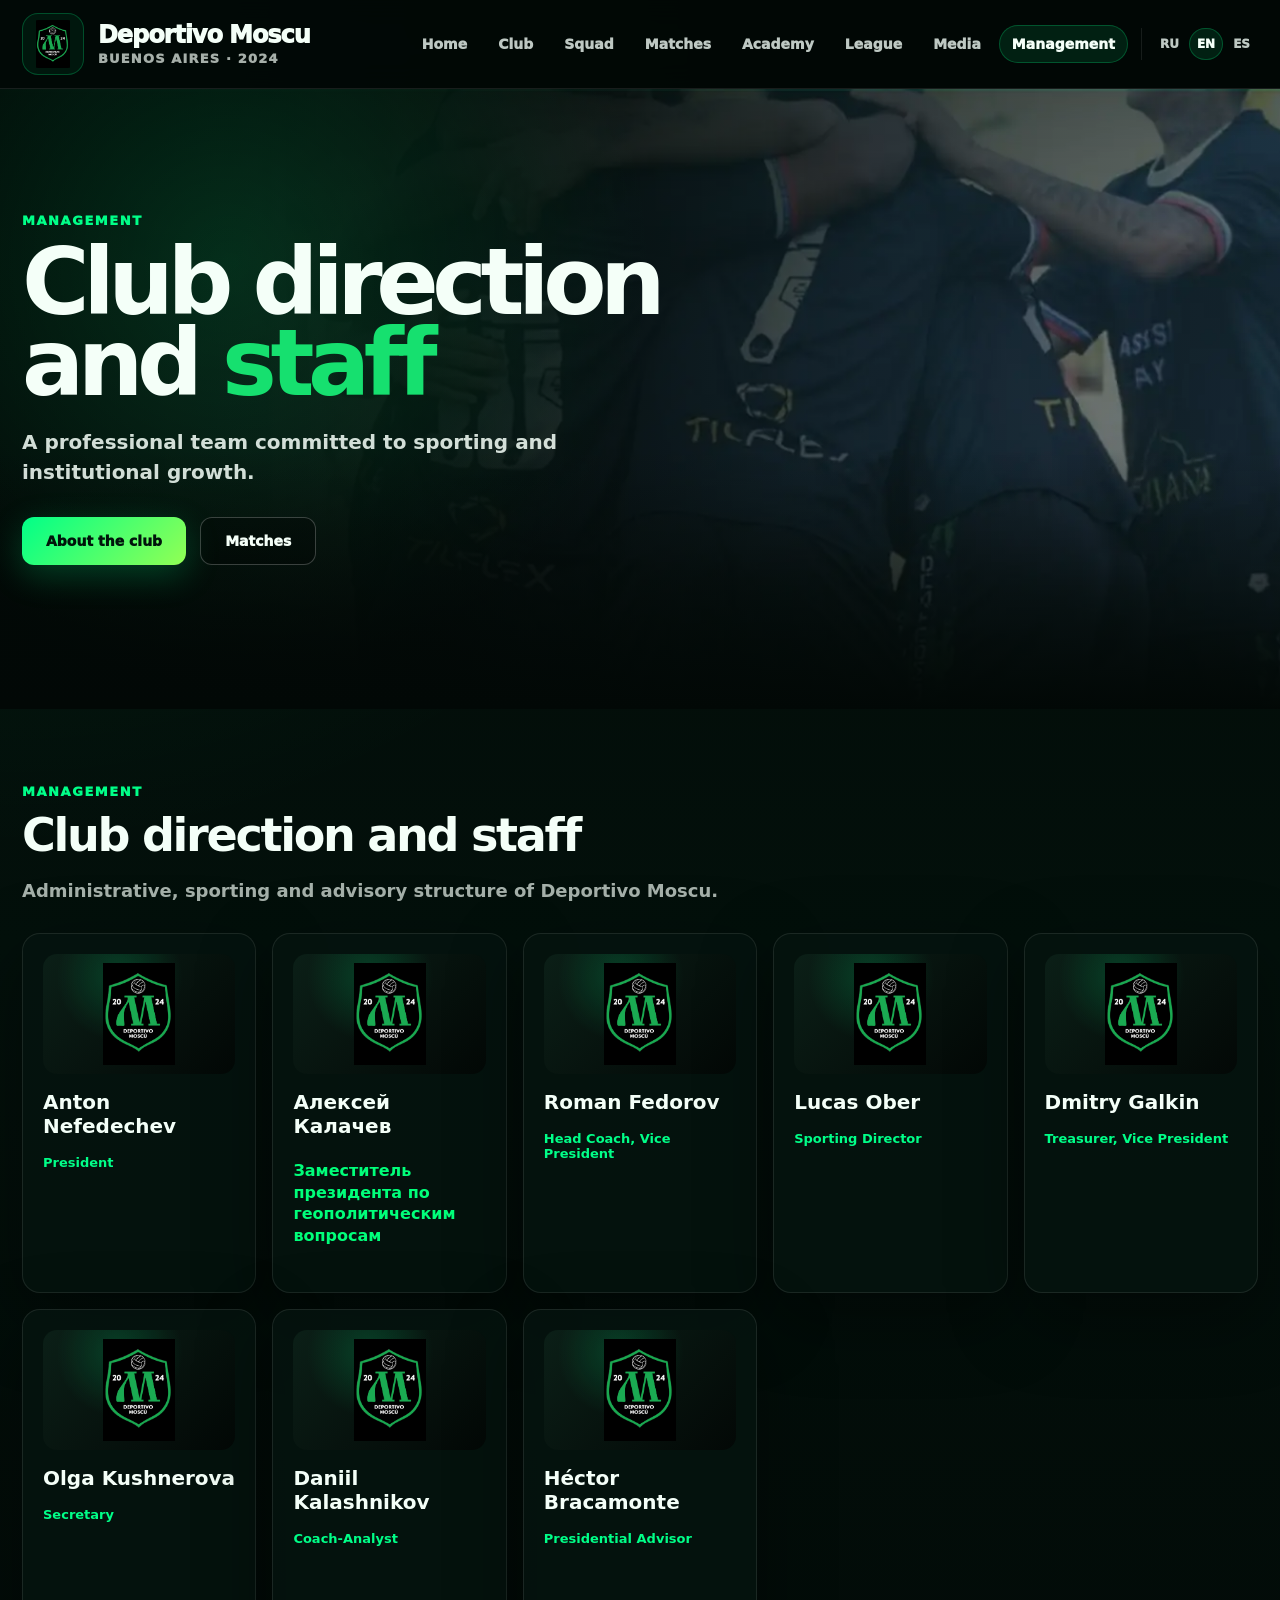
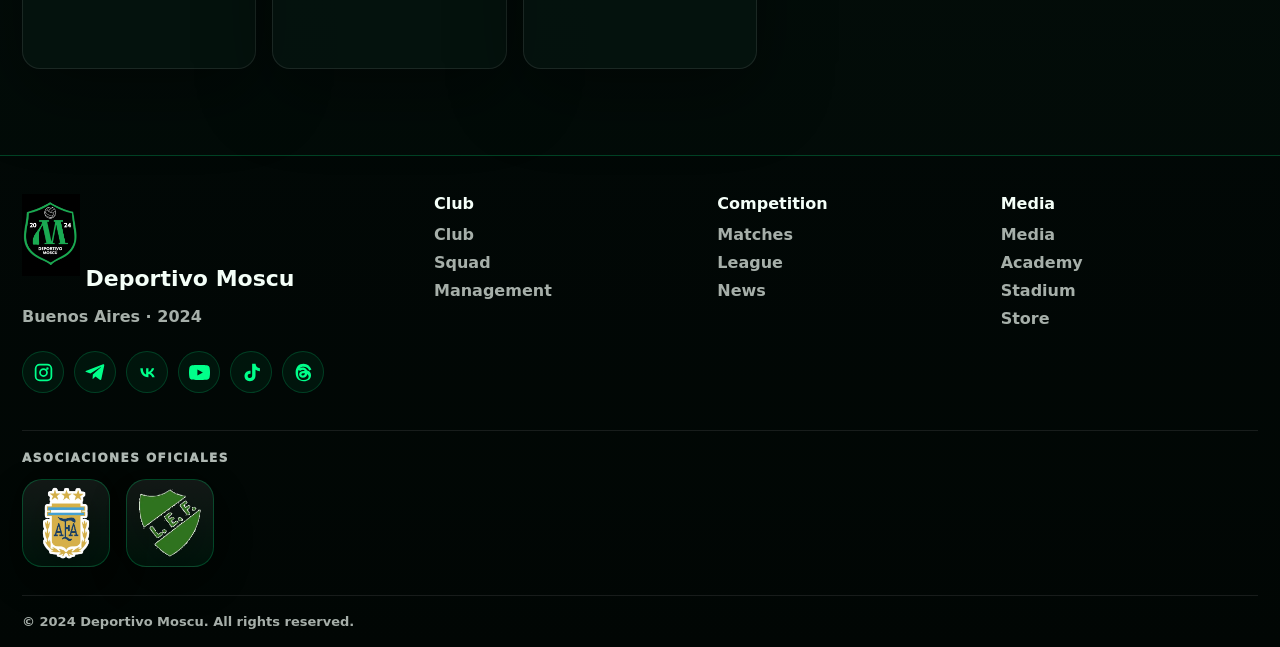
<file: management.html>
<!DOCTYPE html>
<html lang="es">
<head>
  <meta charset="UTF-8" />
  <meta name="viewport" content="width=device-width, initial-scale=1.0" />
  <title>Gestión | Deportivo Moscu</title>
  <meta name="description" content="Sitio oficial de Deportivo Moscu, club de fútbol de Buenos Aires fundado en 2024." />
  <link rel="icon" href="images/logo.png" />
  <link rel="stylesheet" href="style.css?v=dm20260630_management_fix2" />

  <style>
    /* Management page cleanup */
    body[data-page="management"] .staff-card .staff-role {
      color: #00ff7a !important;
      font-weight: 800 !important;
      line-height: 1.35 !important;
      margin-top: 12px !important;
      margin-bottom: 0 !important;
    }

    body[data-page="management"] .staff-card > p:not(.staff-role) {
      display: none !important;
    }
  </style>
</head>

<body data-page="management">
<header class="site-header">
  <div class="container header-inner">
    <a class="brand" href="index.html" aria-label="Deportivo Moscu">
      <img src="images/logo.png" alt="Deportivo Moscu" class="brand-logo" width="62" height="62" />
      <span class="brand-name">Deportivo Moscu <small>Buenos Aires · 2024</small></span>
    </a>

    <button class="menu-toggle" type="button" aria-label="Menu" aria-expanded="false">
      <span></span><span></span><span></span>
    </button>

    <nav class="main-nav" id="mainNav">
      <a class="" href="index.html" data-i18n="nav.home">Inicio</a>
      <a class="" href="club.html" data-i18n="nav.club">Club</a>
      <a class="" href="team.html" data-i18n="nav.team">Plantel</a>
      <a class="" href="matches.html" data-i18n="nav.matches">Partidos</a>
      <a class="" href="academy.html" data-i18n="nav.academy">Academia</a>
      <a class="" href="league.html" data-i18n="nav.league">Liga</a>
      <a class="" href="media.html" data-i18n="nav.media">Media</a>
      <a class="active" href="management.html" data-i18n="nav.management">Gestión</a>

      <span class="lang-switch" aria-label="Language">
        <button type="button" data-lang="ru">RU</button>
        <button type="button" data-lang="en">EN</button>
        <button type="button" data-lang="es" class="active">ES</button>
      </span>
    </nav>
  </div>
</header>

<section class="hero" style="--hero-desktop:url('images/banners/dm_management_hero_desktop.webp');--hero-mobile:url('images/banners/dm_management_hero_mobile.webp')">
  <div class="hero-shade"></div>

  <div class="container hero-content">
    <p class="eyebrow" data-i18n="management.eyebrow">Gestión</p>
    <h1 data-i18n="management.title">Dirección y <strong>staff del club</strong></h1>
    <p class="hero-lead" data-i18n="management.lead">Un equipo de profesionales comprometidos con el crecimiento deportivo e institucional.</p>

    <div class="hero-actions">
      <a href="club.html" class="btn btn-primary" data-i18n="common.about">Sobre el club</a>
      <a href="matches.html" class="btn btn-ghost" data-i18n="common.matches">Partidos</a>
    </div>
  </div>
</section>

<main class="container page-stack">
  <section class="section-head">
    <p data-i18n="management.kicker">Gestión</p>
    <h2 data-i18n="management.title2">Dirección y staff del club</h2>
    <p data-i18n="management.text">Estructura administrativa, deportiva y de asesoramiento de Deportivo Moscu.</p>
  </section>

  <section class="staff-grid" data-render="staff-grid"></section>
</main>

<footer class="site-footer">
  <div class="container footer-grid">
    <div class="footer-brand">
      <img src="images/logo.png" alt="Deportivo Moscu" class="footer-logo">
      <strong>Deportivo Moscu</strong>
      <p>Buenos Aires · 2024</p>
      <div class="socials">
        <span>f</span><span>ig</span><span>yt</span><span>wa</span><span>@</span>
      </div>
    </div>

    <div>
      <h4 data-i18n="footer.club">Club</h4>
      <a href="club.html" data-i18n="nav.club">Club</a>
      <a href="team.html" data-i18n="nav.team">Plantel</a>
      <a href="management.html" data-i18n="nav.management">Gestión</a>
    </div>

    <div>
      <h4 data-i18n="footer.comp">Competencia</h4>
      <a href="matches.html" data-i18n="nav.matches">Partidos</a>
      <a href="league.html" data-i18n="nav.league">Liga</a>
      <a href="news.html" data-i18n="nav.news">Noticias</a>
    </div>

    <div>
      <h4 data-i18n="footer.media">Media</h4>
      <a href="media.html" data-i18n="nav.media">Media</a>
      <a href="academy.html" data-i18n="nav.academy">Academia</a>
      <a href="stadium.html" data-i18n="nav.stadium">Estadio</a>
      <a href="store.html" data-i18n="nav.store">Tienda</a>
    </div>
  </div>

  <div class="container footer-associations" aria-label="Asociaciones oficiales">
    <p class="footer-associations-title">Asociaciones oficiales</p>

    <div class="footer-associations-list">
      <a class="footer-association-link footer-association-link--afa" href="https://www.afa.com.ar" target="_blank" rel="noopener noreferrer" aria-label="AFA - sitio oficial">
        <img src="images/afa_logo.webp" alt="AFA" width="76" height="76" loading="lazy" decoding="async" />
      </a>

      <a class="footer-association-link footer-association-link--liga" href="https://ligaescobarense.ar" target="_blank" rel="noopener noreferrer" aria-label="Liga Escobarense - sitio oficial">
        <img src="images/liga_escobarense_logo.webp" alt="Liga Escobarense" width="76" height="76" loading="lazy" decoding="async" />
      </a>
    </div>
  </div>

  <div class="container footer-bottom">
    © 2024 Deportivo Moscu. <span data-i18n="footer.rights">Todos los derechos reservados.</span>
  </div>
</footer>

<script defer src="app.js?v=dm20260617_staff1"></script>

<script>
  /*
    Management page final cleanup:
    - Alexey Kalachev is always second.
    - All staff descriptions are removed.
    - All roles use the same green color.
  */
  (function () {
    const ALEXEY_ID = "staff-alexey-kalachev";
    const ALEXEY_ROLE = "Заместитель президента по геополитическим вопросам";

    function createAlexeyKalachevCard() {
      const card = document.createElement("article");
      card.className = "staff-card";
      card.id = ALEXEY_ID;

      card.innerHTML = `
        <div class="staff-photo">
          <img src="images/logo.png" alt="Алексей Калачев" loading="lazy">
        </div>
        <h3>Алексей Калачев</h3>
        <p class="staff-role">${ALEXEY_ROLE}</p>
      `;

      return card;
    }

    function updateAlexeyKalachevCard(card) {
      const title = card.querySelector("h3");
      if (title) title.textContent = "Алексей Калачев";

      let role = card.querySelector(".staff-role");
      if (!role) {
        role = document.createElement("p");
        role.className = "staff-role";
        card.appendChild(role);
      }

      role.textContent = ALEXEY_ROLE;

      const photo = card.querySelector("img");
      if (photo) {
        photo.src = "images/logo.png";
        photo.alt = "Алексей Калачев";
        photo.loading = "lazy";
      }
    }

    function removeDuplicateAlexeyCards(grid, mainCard) {
      const duplicates = Array.from(grid.querySelectorAll(".staff-card")).filter(function (card) {
        if (card === mainCard) return false;
        const name = (card.querySelector("h3") || {}).textContent || "";
        return name.trim().toLowerCase() === "алексей калачев";
      });

      duplicates.forEach(function (card) {
        card.remove();
      });
    }

    function cleanupStaffDescriptions(grid) {
      const cards = Array.from(grid.querySelectorAll(".staff-card"));

      cards.forEach(function (card) {
        const role = card.querySelector(".staff-role");

        if (role) {
          role.style.color = "#00ff7a";
          role.style.fontWeight = "800";
          role.style.lineHeight = "1.35";
          role.style.marginTop = "12px";
          role.style.marginBottom = "0";
        }

        const paragraphs = Array.from(card.querySelectorAll("p"));
        paragraphs.forEach(function (p) {
          if (!p.classList.contains("staff-role")) {
            p.remove();
          }
        });
      });
    }

    function ensureAlexeyKalachevSecond() {
      const grid = document.querySelector('[data-render="staff-grid"], .staff-grid');
      if (!grid) return;

      let card = document.getElementById(ALEXEY_ID);

      if (!card) {
        card = createAlexeyKalachevCard();
      } else {
        updateAlexeyKalachevCard(card);
      }

      removeDuplicateAlexeyCards(grid, card);

      const secondPosition = grid.children[1] || null;

      if (grid.children[1] !== card) {
        grid.insertBefore(card, secondPosition);
      }

      cleanupStaffDescriptions(grid);
    }

    function start() {
      ensureAlexeyKalachevSecond();

      setTimeout(ensureAlexeyKalachevSecond, 300);
      setTimeout(ensureAlexeyKalachevSecond, 900);
      setTimeout(ensureAlexeyKalachevSecond, 1600);
      setTimeout(ensureAlexeyKalachevSecond, 2600);

      const grid = document.querySelector('[data-render="staff-grid"], .staff-grid');
      if (grid) {
        const observer = new MutationObserver(function () {
          ensureAlexeyKalachevSecond();
        });

        observer.observe(grid, { childList: true, subtree: false });
      }
    }

    if (document.readyState === "loading") {
      document.addEventListener("DOMContentLoaded", start);
    } else {
      start();
    }
  })();
</script>

<script defer src="social-links.js?v=dm_social_20260624_final"></script>
</body>
</html>
</file>
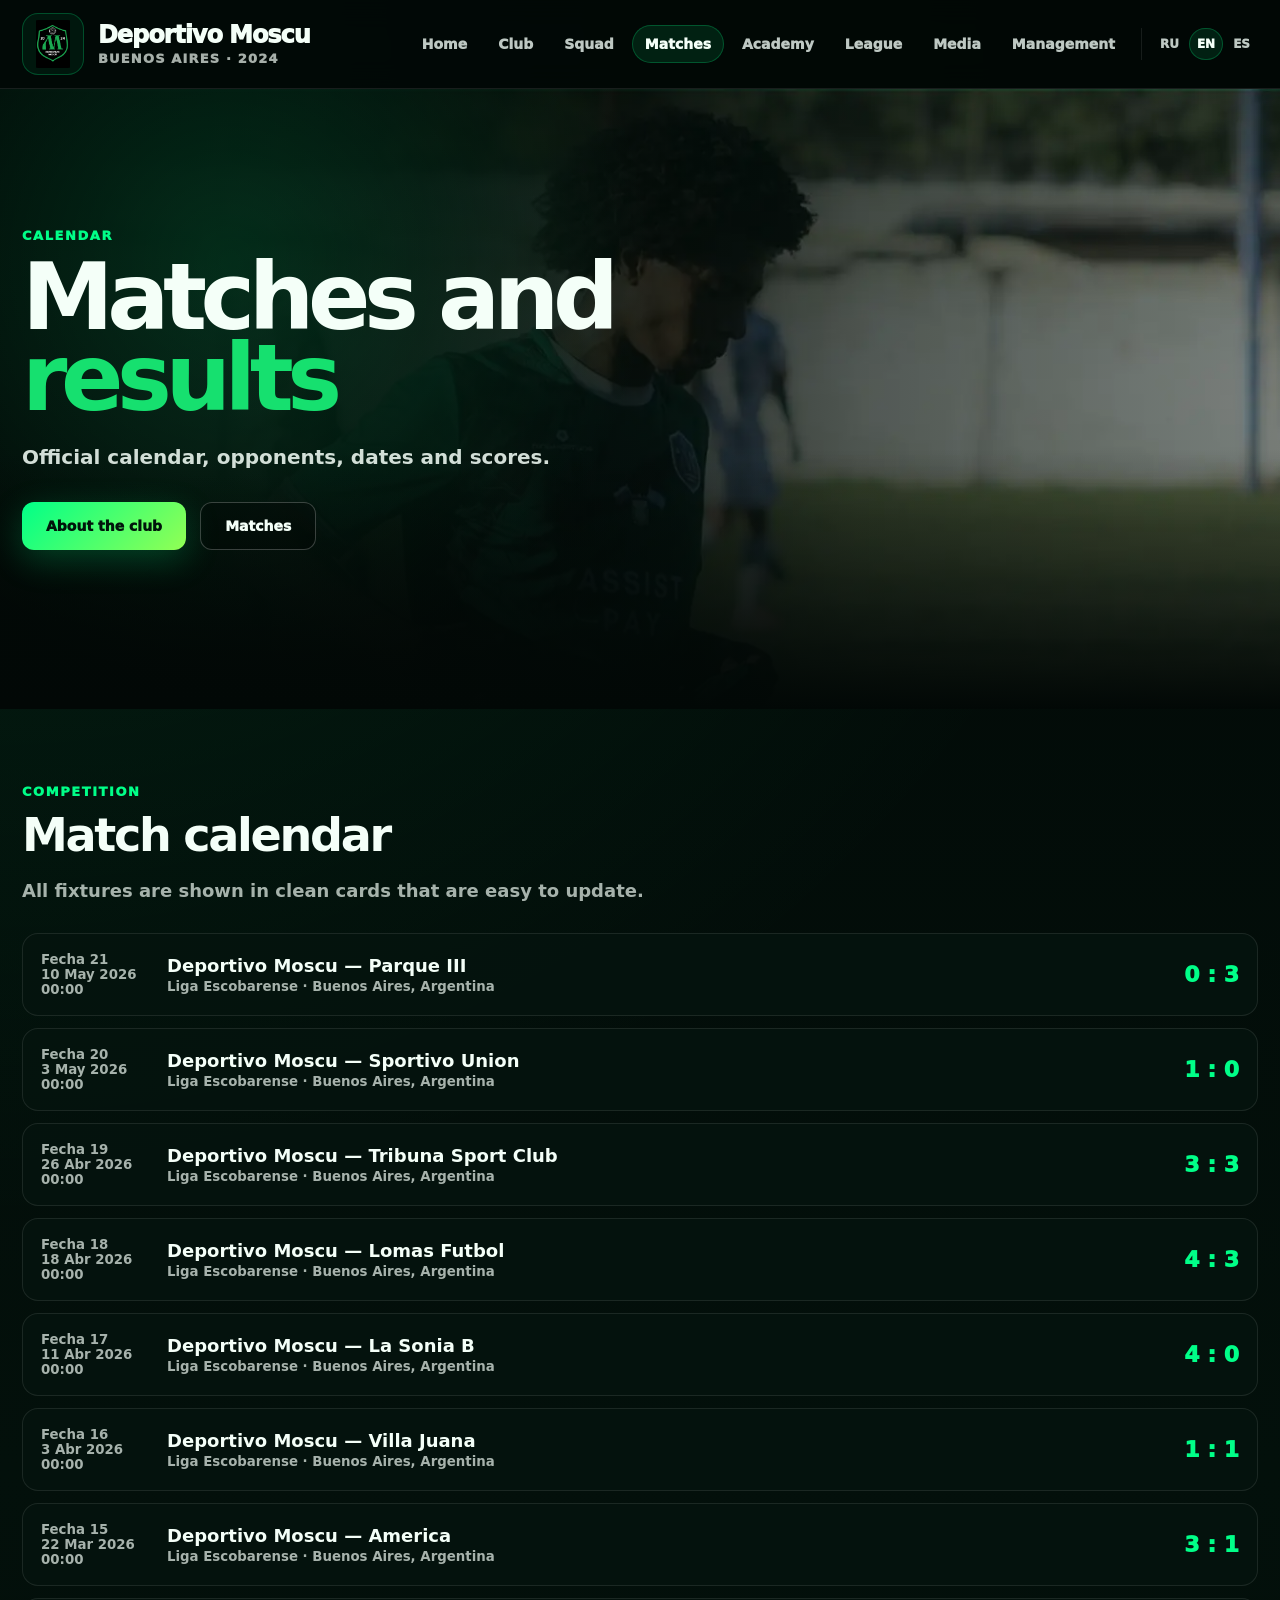
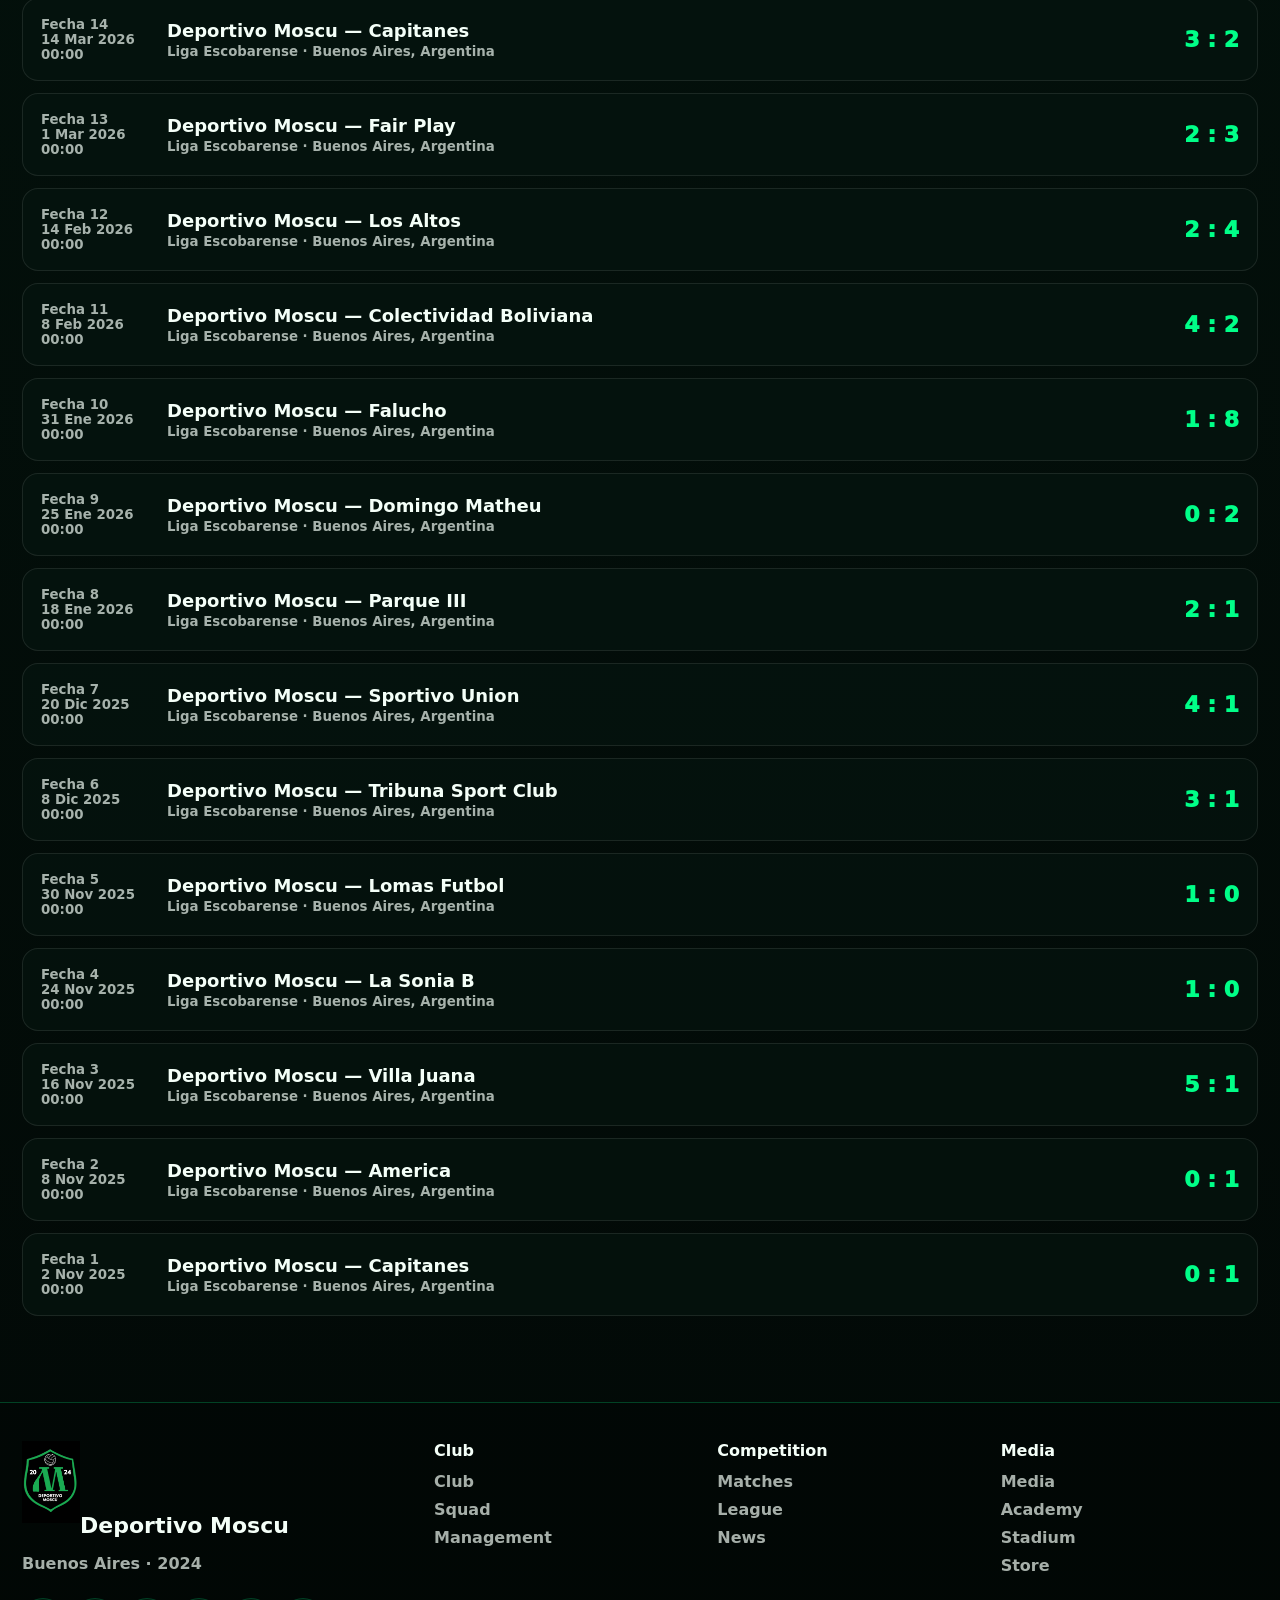
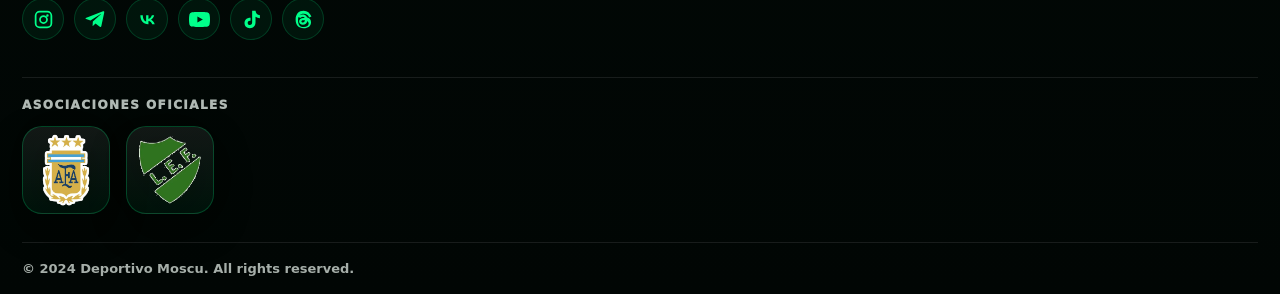
<file: matches.html>
<!DOCTYPE html>
<html lang="es">
<head>
  <meta charset="UTF-8" />
  <meta name="viewport" content="width=device-width, initial-scale=1.0" />
  <title>Partidos | Deportivo Moscu</title>
  <meta name="description" content="Sitio oficial de Deportivo Moscu, club de fútbol de Buenos Aires fundado en 2024." />
  <link rel="icon" href="images/logo.png" />
  <link rel="stylesheet" href="style.css?v=dm20260629_footerlogos1" />
</head>
<body data-page="matches">
<header class="site-header">
  <div class="container header-inner">
    <a class="brand" href="index.html" aria-label="Deportivo Moscu">
      <img src="images/logo.png" alt="Deportivo Moscu" class="brand-logo" width="62" height="62" />
      <span class="brand-name">Deportivo Moscu <small>Buenos Aires · 2024</small></span>
    </a>
    <button class="menu-toggle" type="button" aria-label="Menu" aria-expanded="false"><span></span><span></span><span></span></button>
    <nav class="main-nav" id="mainNav">
      <a class="" href="index.html" data-i18n="nav.home">Inicio</a><a class="" href="club.html" data-i18n="nav.club">Club</a><a class="" href="team.html" data-i18n="nav.team">Plantel</a><a class="active" href="matches.html" data-i18n="nav.matches">Partidos</a><a class="" href="academy.html" data-i18n="nav.academy">Academia</a><a class="" href="league.html" data-i18n="nav.league">Liga</a><a class="" href="media.html" data-i18n="nav.media">Media</a><a class="" href="management.html" data-i18n="nav.management">Gestión</a>
      <span class="lang-switch" aria-label="Language">
        <button type="button" data-lang="ru">RU</button><button type="button" data-lang="en">EN</button><button type="button" data-lang="es" class="active">ES</button>
      </span>
    </nav>
  </div>
</header>
<section class="hero" style="--hero-desktop:url('images/banners/dm_matches_hero_desktop.webp');--hero-mobile:url('images/banners/dm_matches_hero_mobile.webp')">
  <div class="hero-shade"></div>
  <div class="container hero-content">
    <p class="eyebrow" data-i18n="matches.eyebrow" >Calendario</p>
    <h1 data-i18n="matches.title" >Partidos y <strong>resultados</strong></h1>
    <p class="hero-lead" data-i18n="matches.lead" >Calendario oficial, rivales, fechas y marcadores.</p>
    <div class="hero-actions"><a href="club.html" class="btn btn-primary" data-i18n="common.about">Sobre el club</a><a href="matches.html" class="btn btn-ghost" data-i18n="common.matches">Partidos</a></div>
  </div>
</section>
<main class="container page-stack"><section class="section-head"><p data-i18n="matches.kicker">Competencia</p><h2 data-i18n="matches.calendar">Calendario de partidos</h2><p data-i18n="matches.text">Todos los encuentros están organizados en tarjetas limpias y fáciles de actualizar.</p></section><section class="matches-list" data-render="matches-list"></section></main>
<footer class="site-footer">
  <div class="container footer-grid">
    <div class="footer-brand"><img src="images/logo.png" alt="Deportivo Moscu" class="footer-logo"><strong>Deportivo Moscu</strong><p>Buenos Aires · 2024</p><div class="socials"><span>f</span><span>ig</span><span>yt</span><span>wa</span><span>@</span></div></div>
    <div><h4 data-i18n="footer.club">Club</h4><a href="club.html" data-i18n="nav.club">Club</a><a href="team.html" data-i18n="nav.team">Plantel</a><a href="management.html" data-i18n="nav.management">Gestión</a></div>
    <div><h4 data-i18n="footer.comp">Competencia</h4><a href="matches.html" data-i18n="nav.matches">Partidos</a><a href="league.html" data-i18n="nav.league">Liga</a><a href="news.html" data-i18n="nav.news">Noticias</a></div>
    <div><h4 data-i18n="footer.media">Media</h4><a href="media.html" data-i18n="nav.media">Media</a><a href="academy.html" data-i18n="nav.academy">Academia</a><a href="stadium.html" data-i18n="nav.stadium">Estadio</a><a href="store.html" data-i18n="nav.store">Tienda</a></div>
  </div>
  <div class="container footer-associations" aria-label="Asociaciones oficiales">
    <p class="footer-associations-title">Asociaciones oficiales</p>
    <div class="footer-associations-list">
      <a class="footer-association-link footer-association-link--afa" href="https://www.afa.com.ar" target="_blank" rel="noopener noreferrer" aria-label="AFA - sitio oficial">
        <img src="images/afa_logo.webp" alt="AFA" width="76" height="76" loading="lazy" decoding="async" />
      </a>
      <a class="footer-association-link footer-association-link--liga" href="https://ligaescobarense.ar" target="_blank" rel="noopener noreferrer" aria-label="Liga Escobarense - sitio oficial">
        <img src="images/liga_escobarense_logo.webp" alt="Liga Escobarense" width="76" height="76" loading="lazy" decoding="async" />
      </a>
    </div>
  </div>
  <div class="container footer-bottom">© 2024 Deportivo Moscu. <span data-i18n="footer.rights">Todos los derechos reservados.</span></div>
</footer>
<script defer src="matches-data.js?v=dm20260617_fix4"></script>
<script defer src="app.js?v=dm20260617_staff1"></script>
<script defer src="social-links.js?v=dm_social_20260624_final"></script>
</body>
</html>
</file>
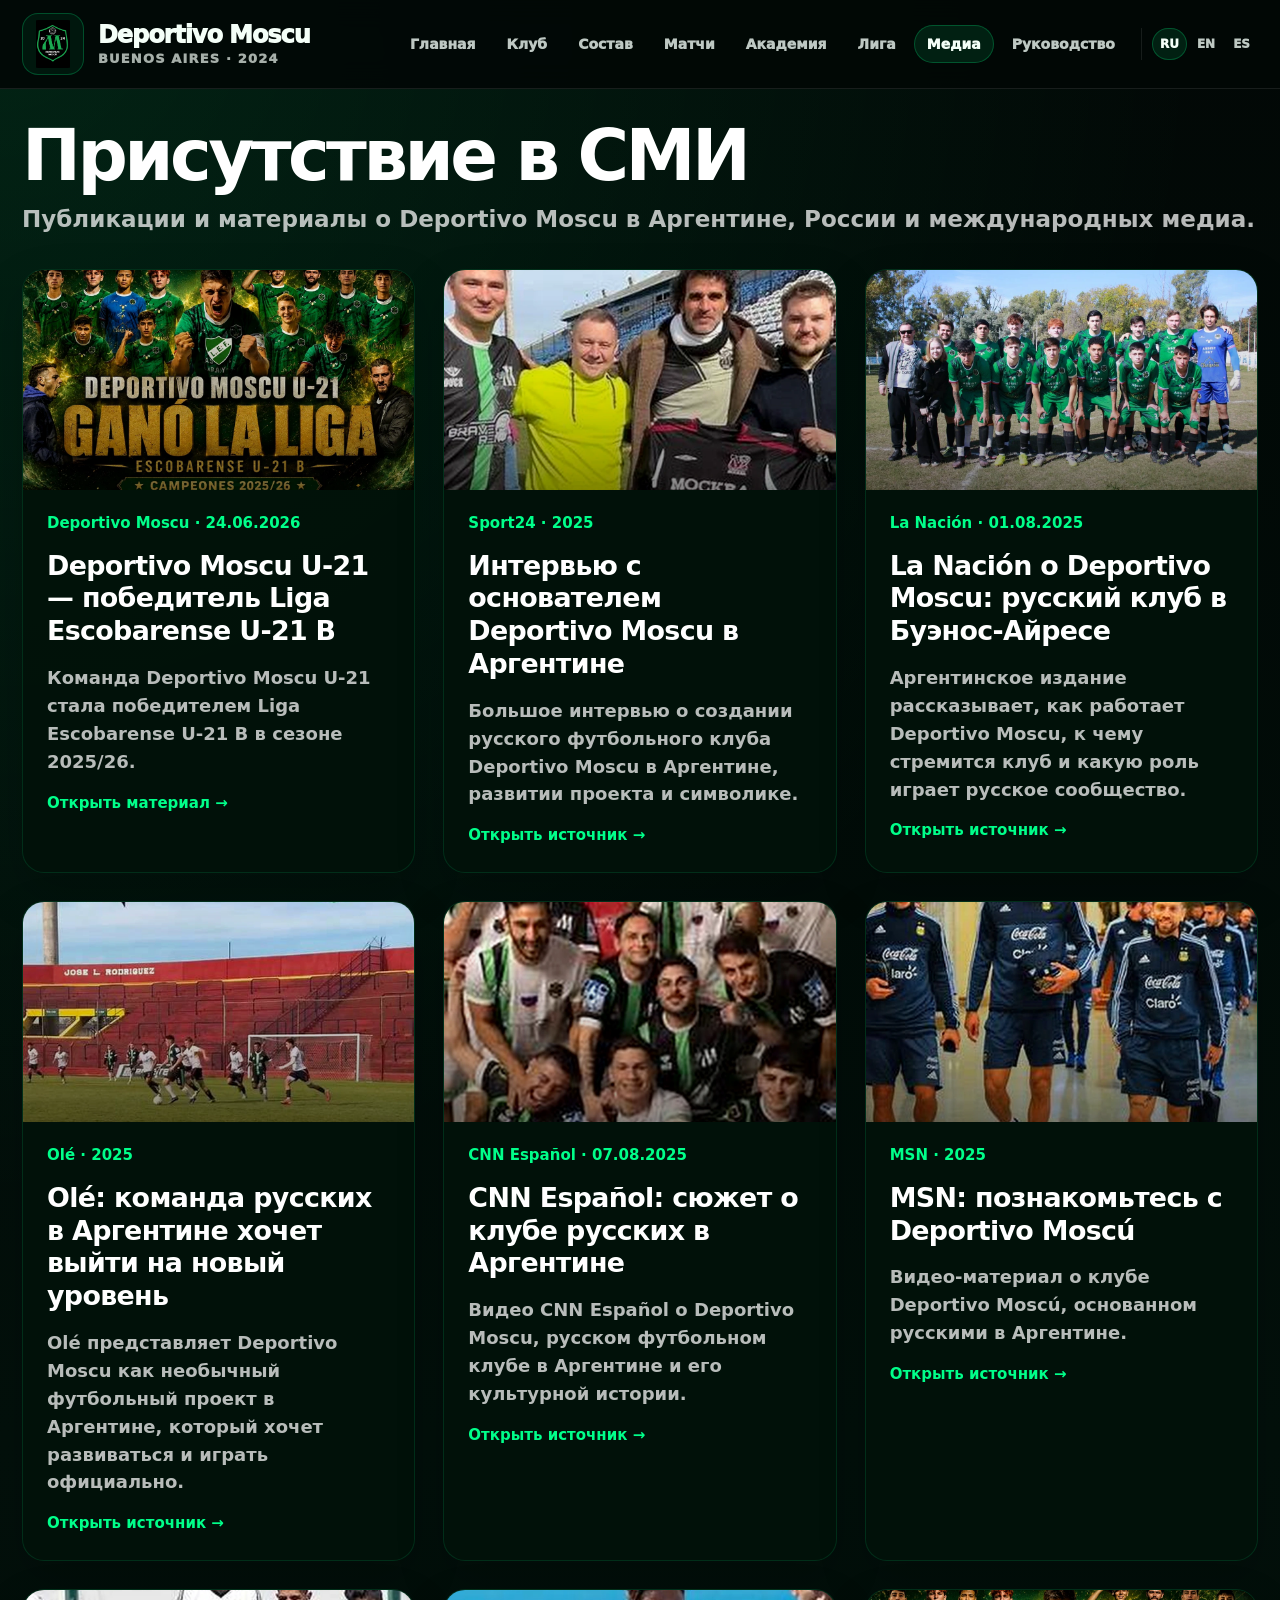
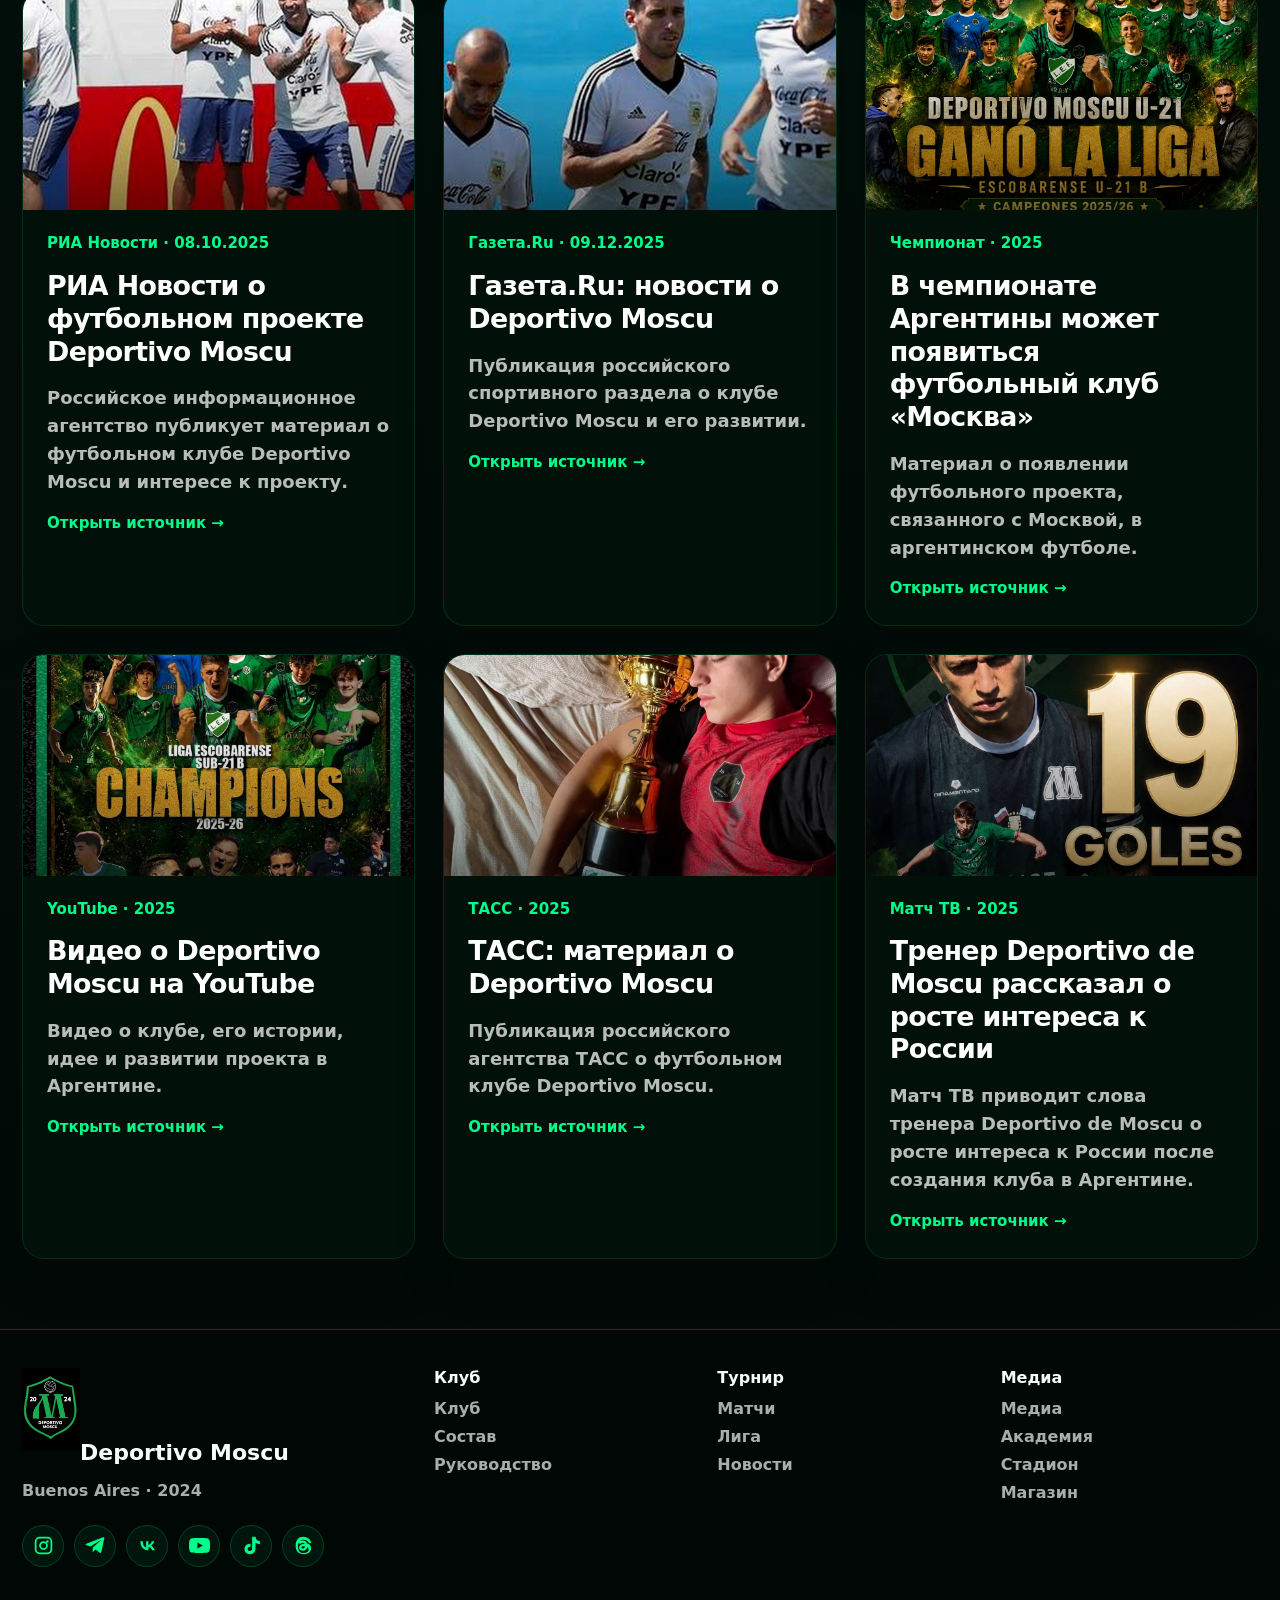
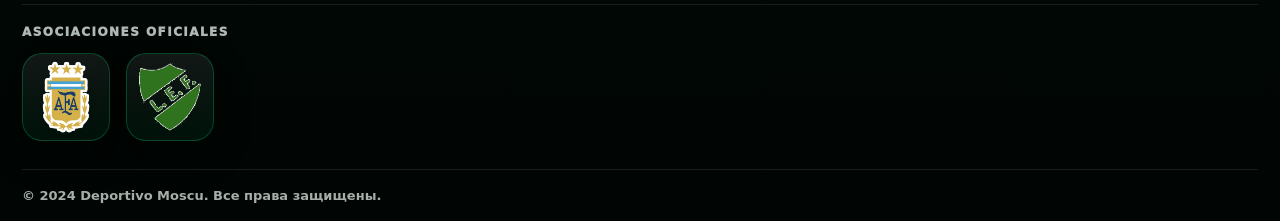
<file: media.html>
<!DOCTYPE html>
<html lang="ru">
<head>
  <meta charset="UTF-8" />
  <meta name="viewport" content="width=device-width, initial-scale=1.0" />
  <title>Присутствие в СМИ | Deportivo Moscu</title>
  <meta name="description" content="Публикации и материалы о Deportivo Moscu в Аргентине, России и международных медиа." />
  <link rel="icon" href="images/logo.png" />
  <link rel="stylesheet" href="style.css?v=dm20260629_footerlogos1" />

  <style>
    .media-page {
      padding-top: 34px;
      padding-bottom: 70px;
    }

    .media-page-head {
      margin-bottom: 34px;
    }

    .media-page-head h1 {
      margin: 0 0 14px;
      color: #fff;
      font-size: clamp(42px, 5.5vw, 76px);
      line-height: .95;
      letter-spacing: -.05em;
    }

    .media-page-head p {
      margin: 0;
      color: rgba(255, 255, 255, .72);
      font-size: clamp(18px, 1.8vw, 25px);
      font-weight: 800;
      line-height: 1.35;
    }

    .media-grid-static {
      display: grid;
      grid-template-columns: repeat(3, minmax(0, 1fr));
      gap: 28px;
    }

    .media-news-card {
      display: flex;
      flex-direction: column;
      min-height: 100%;
      overflow: hidden;
      border-radius: 22px;
      background: rgba(2, 18, 10, .96);
      border: 1px solid rgba(0, 255, 138, .12);
      color: #fff;
      text-decoration: none;
      box-shadow: 0 20px 48px rgba(0, 0, 0, .18);
      transition: transform .18s ease, border-color .18s ease, box-shadow .18s ease;
    }

    .media-news-card:hover {
      transform: translateY(-4px);
      border-color: rgba(0, 255, 138, .38);
      box-shadow: 0 26px 62px rgba(0, 0, 0, .28);
    }

    .media-news-card img {
      display: block;
      width: 100%;
      aspect-ratio: 16 / 9;
      object-fit: cover;
      background: #03120b;
    }

    .media-news-body {
      padding: 24px 24px 28px;
    }

    .media-news-meta {
      margin-bottom: 16px;
      color: #00ff8a;
      font-size: 15px;
      font-weight: 900;
      line-height: 1.3;
    }

    .media-news-card h2 {
      margin: 0 0 16px;
      color: #fff;
      font-size: clamp(22px, 2.1vw, 31px);
      line-height: 1.22;
      letter-spacing: -.025em;
    }

    .media-news-card p {
      margin: 0;
      color: rgba(255, 255, 255, .72);
      font-size: 18px;
      line-height: 1.55;
      font-weight: 700;
    }

    .media-news-link {
      display: inline-flex;
      margin-top: 18px;
      color: #00ff8a;
      font-size: 15px;
      font-weight: 900;
    }

    @media (max-width: 1100px) {
      .media-grid-static {
        grid-template-columns: repeat(2, minmax(0, 1fr));
      }
    }

    @media (max-width: 700px) {
      .media-page {
        padding-top: 22px;
      }

      .media-grid-static {
        grid-template-columns: 1fr;
        gap: 18px;
      }

      .media-news-body {
        padding: 20px;
      }
    }
  </style>
</head>

<body data-page="media-static">
<header class="site-header">
  <div class="container header-inner">
    <a class="brand" href="index.html" aria-label="Deportivo Moscu">
      <img src="images/logo.png" alt="Deportivo Moscu" class="brand-logo" width="62" height="62" />
      <span class="brand-name">Deportivo Moscu <small>Buenos Aires · 2024</small></span>
    </a>
    <button class="menu-toggle" type="button" aria-label="Menu" aria-expanded="false"><span></span><span></span><span></span></button>
    <nav class="main-nav" id="mainNav">
      <a href="index.html">Главная</a>
      <a href="club.html">Клуб</a>
      <a href="team.html">Состав</a>
      <a href="matches.html">Матчи</a>
      <a href="academy.html">Академия</a>
      <a href="league.html">Лига</a>
      <a class="active" href="media.html">Медиа</a>
      <a href="management.html">Руководство</a>
      <span class="lang-switch" aria-label="Language">
        <button type="button" data-lang="ru" class="active">RU</button><button type="button" data-lang="en">EN</button><button type="button" data-lang="es">ES</button>
      </span>
    </nav>
  </div>
</header>

<main class="container media-page">
  <section class="media-page-head">
    <h1>Присутствие в СМИ</h1>
    <p>Публикации и материалы о Deportivo Moscu в Аргентине, России и международных медиа.</p>
  </section>

  <section class="media-grid-static">
    <a class="media-news-card" href="u21-champions-2025-26.html">
      <img src="images/news/u21-champions-2025-26.webp?v=unique_media_20260624" alt="Deportivo Moscu U-21 — победитель Liga Escobarense U-21 B" loading="lazy" />
      <div class="media-news-body">
        <div class="media-news-meta">Deportivo Moscu · 24.06.2026</div>
        <h2>Deportivo Moscu U-21 — победитель Liga Escobarense U-21 B</h2>
        <p>Команда Deportivo Moscu U-21 стала победителем Liga Escobarense U-21 B в сезоне 2025/26.</p>
        <span class="media-news-link">Открыть материал →</span>
      </div>
    </a>

    <a class="media-news-card" href="https://sport24.ru/football/article-808059-nam-skazali-ubrat-simvoliku-rossii-radi-sponsorom-otkazalis-intervyu-s-osnovatelem-russkogo-kluba-deportivo-moskva-v-argentine-antonom-nefedchevym-brakamonte-prezident-khavyer-miley" target="_blank" rel="noopener noreferrer">
      <img src="images/news/sport24-interview.webp?v=unique_media_20260624" alt="Sport24 interview" loading="lazy" />
      <div class="media-news-body">
        <div class="media-news-meta">Sport24 · 2025</div>
        <h2>Интервью с основателем Deportivo Moscu в Аргентине</h2>
        <p>Большое интервью о создании русского футбольного клуба Deportivo Moscu в Аргентине, развитии проекта и символике.</p>
        <span class="media-news-link">Открыть источник →</span>
      </div>
    </a>

    <a class="media-news-card" href="https://www.lanacion.com.ar/deportes/futbol/deportivo-moscu-un-club-ruso-en-buenos-aires-como-funciona-a-que-aspira-y-el-rol-de-la-embajada-nid01082025/" target="_blank" rel="noopener noreferrer">
      <img src="images/news/la-nacion.webp?v=unique_media_20260624" alt="La Nación Deportivo Moscu" loading="lazy" />
      <div class="media-news-body">
        <div class="media-news-meta">La Nación · 01.08.2025</div>
        <h2>La Nación о Deportivo Moscu: русский клуб в Буэнос-Айресе</h2>
        <p>Аргентинское издание рассказывает, как работает Deportivo Moscu, к чему стремится клуб и какую роль играет русское сообщество.</p>
        <span class="media-news-link">Открыть источник →</span>
      </div>
    </a>

    <a class="media-news-card" href="https://www.ole.com.ar/informacion-general/deportivo-moscu-equipo-rusos-juega-argentina-quiere-jugador-torneos-afa-vodka_0_Mz7khgWkyc.html" target="_blank" rel="noopener noreferrer">
      <img src="images/news/ole.webp?v=unique_media_20260624" alt="Olé Deportivo Moscu" loading="lazy" />
      <div class="media-news-body">
        <div class="media-news-meta">Olé · 2025</div>
        <h2>Olé: команда русских в Аргентине хочет выйти на новый уровень</h2>
        <p>Olé представляет Deportivo Moscu как необычный футбольный проект в Аргентине, который хочет развиваться и играть официально.</p>
        <span class="media-news-link">Открыть источник →</span>
      </div>
    </a>

    <a class="media-news-card" href="https://cnnespanol.cnn.com/2025/08/07/argentina/video/club-rusos-argentina-moscu-cafe-tv" target="_blank" rel="noopener noreferrer">
      <img src="images/news/cnn-espanol.webp?v=unique_media_20260624" alt="CNN Español Deportivo Moscu" loading="lazy" />
      <div class="media-news-body">
        <div class="media-news-meta">CNN Español · 07.08.2025</div>
        <h2>CNN Español: сюжет о клубе русских в Аргентине</h2>
        <p>Видео CNN Español о Deportivo Moscu, русском футбольном клубе в Аргентине и его культурной истории.</p>
        <span class="media-news-link">Открыть источник →</span>
      </div>
    </a>

    <a class="media-news-card" href="https://www.msn.com/es-us/noticias/other/conoce-a-deportivo-mosc%C3%BA-un-club-fundado-por-rusos-en-argentina/vi-AA1K6z7U" target="_blank" rel="noopener noreferrer">
      <img src="images/news/msn-video.webp?v=unique_media_20260624" alt="MSN Deportivo Moscu" loading="lazy" />
      <div class="media-news-body">
        <div class="media-news-meta">MSN · 2025</div>
        <h2>MSN: познакомьтесь с Deportivo Moscú</h2>
        <p>Видео-материал о клубе Deportivo Moscú, основанном русскими в Аргентине.</p>
        <span class="media-news-link">Открыть источник →</span>
      </div>
    </a>

    <a class="media-news-card" href="https://ria.ru/20251008/futbol-2047161116.html?ysclid=mpe9nqezvx488038156" target="_blank" rel="noopener noreferrer">
      <img src="images/news/ria.webp?v=unique_media_20260624" alt="РИА Новости Deportivo Moscu" loading="lazy" />
      <div class="media-news-body">
        <div class="media-news-meta">РИА Новости · 08.10.2025</div>
        <h2>РИА Новости о футбольном проекте Deportivo Moscu</h2>
        <p>Российское информационное агентство публикует материал о футбольном клубе Deportivo Moscu и интересе к проекту.</p>
        <span class="media-news-link">Открыть источник →</span>
      </div>
    </a>

    <a class="media-news-card" href="https://www.gazeta.ru/sport/news/2025/12/09/27365671.shtml?ysclid=mpe9o1tyqp945512765" target="_blank" rel="noopener noreferrer">
      <img src="images/news/gazeta.webp?v=unique_media_20260624" alt="Газета.Ru Deportivo Moscu" loading="lazy" />
      <div class="media-news-body">
        <div class="media-news-meta">Газета.Ru · 09.12.2025</div>
        <h2>Газета.Ru: новости о Deportivo Moscu</h2>
        <p>Публикация российского спортивного раздела о клубе Deportivo Moscu и его развитии.</p>
        <span class="media-news-link">Открыть источник →</span>
      </div>
    </a>

    <a class="media-news-card" href="https://www.championat.com/football/news-5775098-v-chempionate-argentiny-mozhet-poyavitsya-futbolnyj-klub-moskva.html?ysclid=mpe9ohk5ec542333657" target="_blank" rel="noopener noreferrer">
      <img src="images/news/championat.webp?v=unique_media_20260624" alt="Чемпионат Deportivo Moscu" loading="lazy" />
      <div class="media-news-body">
        <div class="media-news-meta">Чемпионат · 2025</div>
        <h2>В чемпионате Аргентины может появиться футбольный клуб «Москва»</h2>
        <p>Материал о появлении футбольного проекта, связанного с Москвой, в аргентинском футболе.</p>
        <span class="media-news-link">Открыть источник →</span>
      </div>
    </a>

    <a class="media-news-card" href="https://youtu.be/Fl0Q9ikyY9o?si=Fs0-25dueluzUk0G" target="_blank" rel="noopener noreferrer">
      <img src="images/news/youtube.webp?v=unique_media_20260624" alt="YouTube Deportivo Moscu" loading="lazy" />
      <div class="media-news-body">
        <div class="media-news-meta">YouTube · 2025</div>
        <h2>Видео о Deportivo Moscu на YouTube</h2>
        <p>Видео о клубе, его истории, идее и развитии проекта в Аргентине.</p>
        <span class="media-news-link">Открыть источник →</span>
      </div>
    </a>

    <a class="media-news-card" href="https://tass.ru/sport/25485173?ysclid=mpe9qs1saf961844106" target="_blank" rel="noopener noreferrer">
      <img src="images/news/tass.webp?v=unique_media_20260624" alt="ТАСС Deportivo Moscu" loading="lazy" />
      <div class="media-news-body">
        <div class="media-news-meta">ТАСС · 2025</div>
        <h2>ТАСС: материал о Deportivo Moscu</h2>
        <p>Публикация российского агентства ТАСС о футбольном клубе Deportivo Moscu.</p>
        <span class="media-news-link">Открыть источник →</span>
      </div>
    </a>

    <a class="media-news-card" href="https://matchtv.ru/football/matchtvnews_NI2132710_Trener_Deportivo_de_Moscu_rasskazal_chto_posle_sozdanija_futbolnogo_kluba_v_Argentine_vyros_interes_k_Rossii?ysclid=mpe9r3sjt6933923294" target="_blank" rel="noopener noreferrer">
      <img src="images/news/match-tv.webp?v=unique_media_20260624" alt="Матч ТВ Deportivo Moscu" loading="lazy" />
      <div class="media-news-body">
        <div class="media-news-meta">Матч ТВ · 2025</div>
        <h2>Тренер Deportivo de Moscu рассказал о росте интереса к России</h2>
        <p>Матч ТВ приводит слова тренера Deportivo de Moscu о росте интереса к России после создания клуба в Аргентине.</p>
        <span class="media-news-link">Открыть источник →</span>
      </div>
    </a>
  </section>
</main>

<footer class="site-footer">
  <div class="container footer-grid">
    <div class="footer-brand"><img src="images/logo.png" alt="Deportivo Moscu" class="footer-logo"><strong>Deportivo Moscu</strong><p>Buenos Aires · 2024</p><div class="socials"><span>f</span><span>ig</span><span>yt</span><span>wa</span><span>@</span></div></div>
    <div><h4>Клуб</h4><a href="club.html">Клуб</a><a href="team.html">Состав</a><a href="management.html">Руководство</a></div>
    <div><h4>Турнир</h4><a href="matches.html">Матчи</a><a href="league.html">Лига</a><a href="news.html">Новости</a></div>
    <div><h4>Медиа</h4><a href="media.html">Медиа</a><a href="academy.html">Академия</a><a href="stadium.html">Стадион</a><a href="store.html">Магазин</a></div>
  </div>
  <div class="container footer-associations" aria-label="Asociaciones oficiales">
    <p class="footer-associations-title">Asociaciones oficiales</p>
    <div class="footer-associations-list">
      <a class="footer-association-link footer-association-link--afa" href="https://www.afa.com.ar" target="_blank" rel="noopener noreferrer" aria-label="AFA - sitio oficial">
        <img src="images/afa_logo.webp" alt="AFA" width="76" height="76" loading="lazy" decoding="async" />
      </a>
      <a class="footer-association-link footer-association-link--liga" href="https://ligaescobarense.ar" target="_blank" rel="noopener noreferrer" aria-label="Liga Escobarense - sitio oficial">
        <img src="images/liga_escobarense_logo.webp" alt="Liga Escobarense" width="76" height="76" loading="lazy" decoding="async" />
      </a>
    </div>
  </div>
  <div class="container footer-bottom">© 2024 Deportivo Moscu. Все права защищены.</div>
</footer>

<script>
  const menuToggle = document.querySelector(".menu-toggle");
  const mainNav = document.querySelector("#mainNav");

  if (menuToggle && mainNav) {
    menuToggle.addEventListener("click", function () {
      const expanded = menuToggle.getAttribute("aria-expanded") === "true";
      menuToggle.setAttribute("aria-expanded", String(!expanded));
      mainNav.classList.toggle("open");
    });
  }
</script>
<script defer src="social-links.js?v=dm_social_20260624_final"></script>
</body>
</html>
</file>
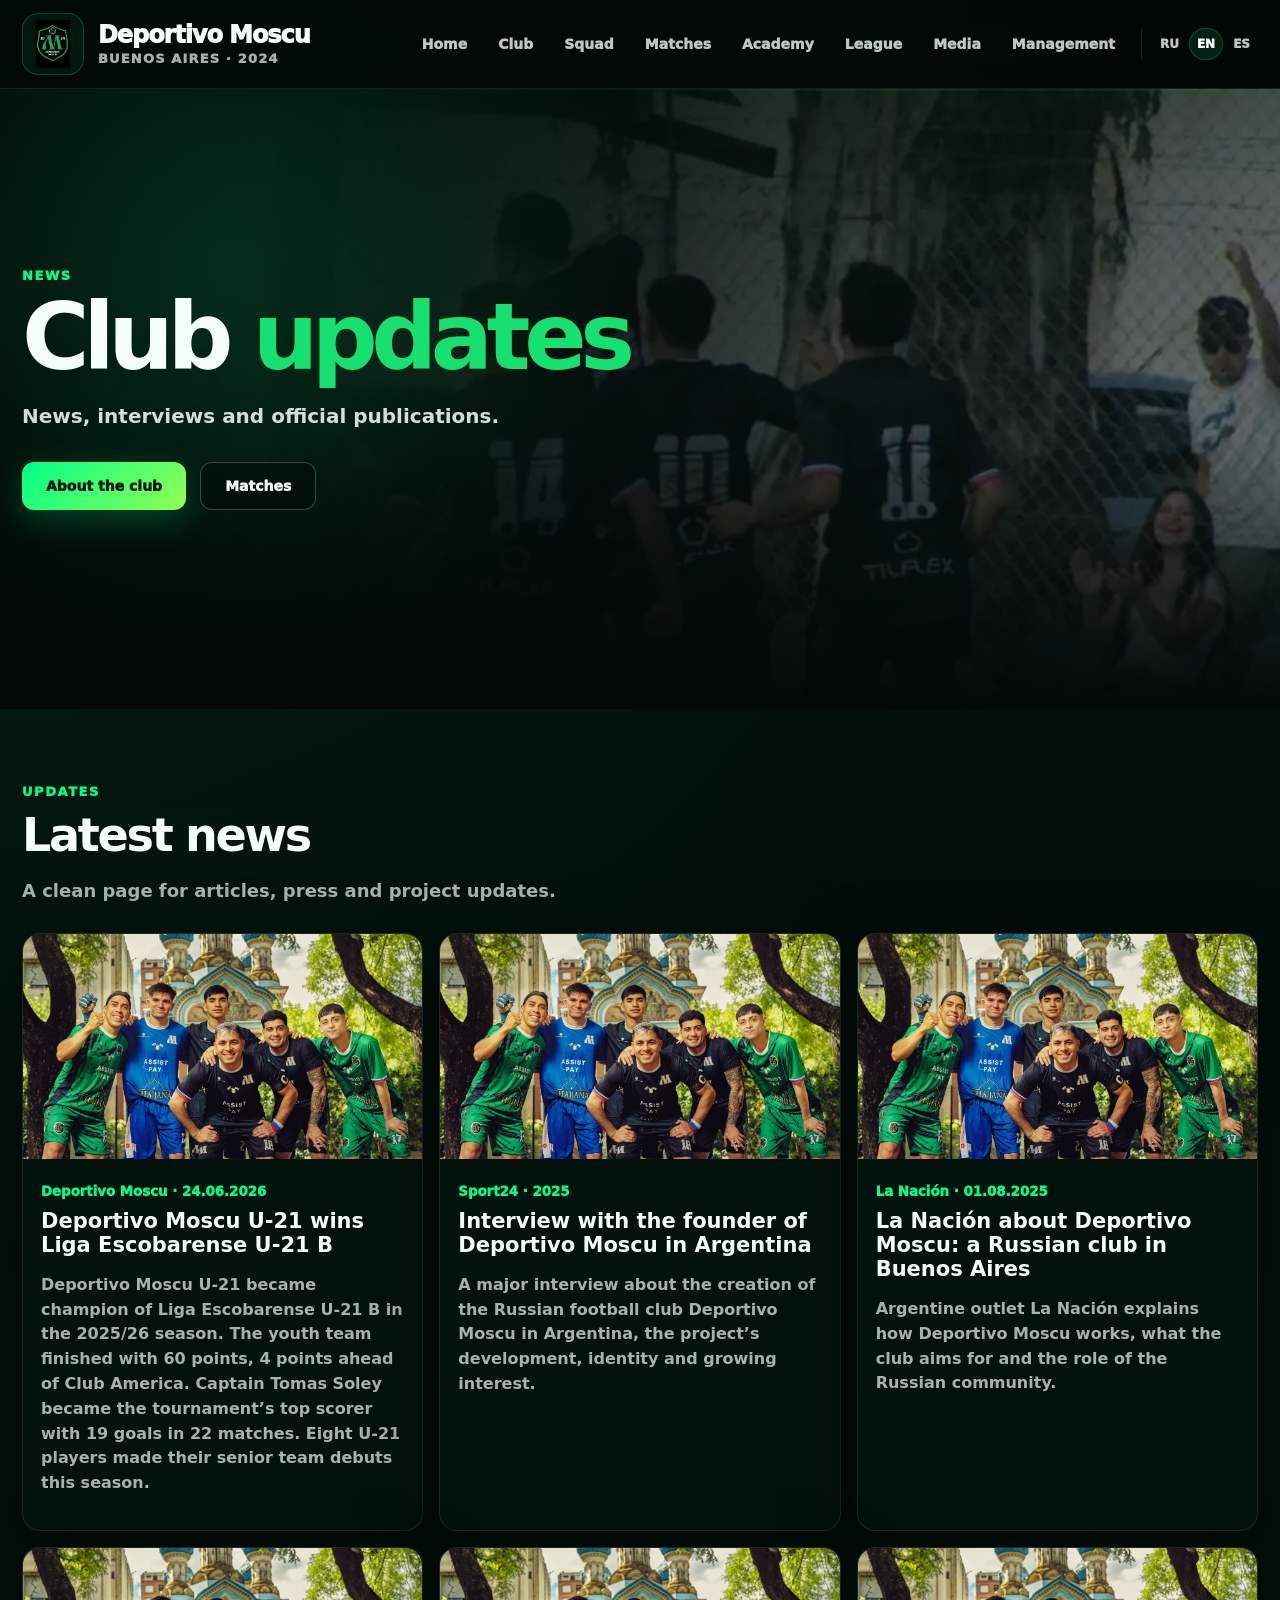
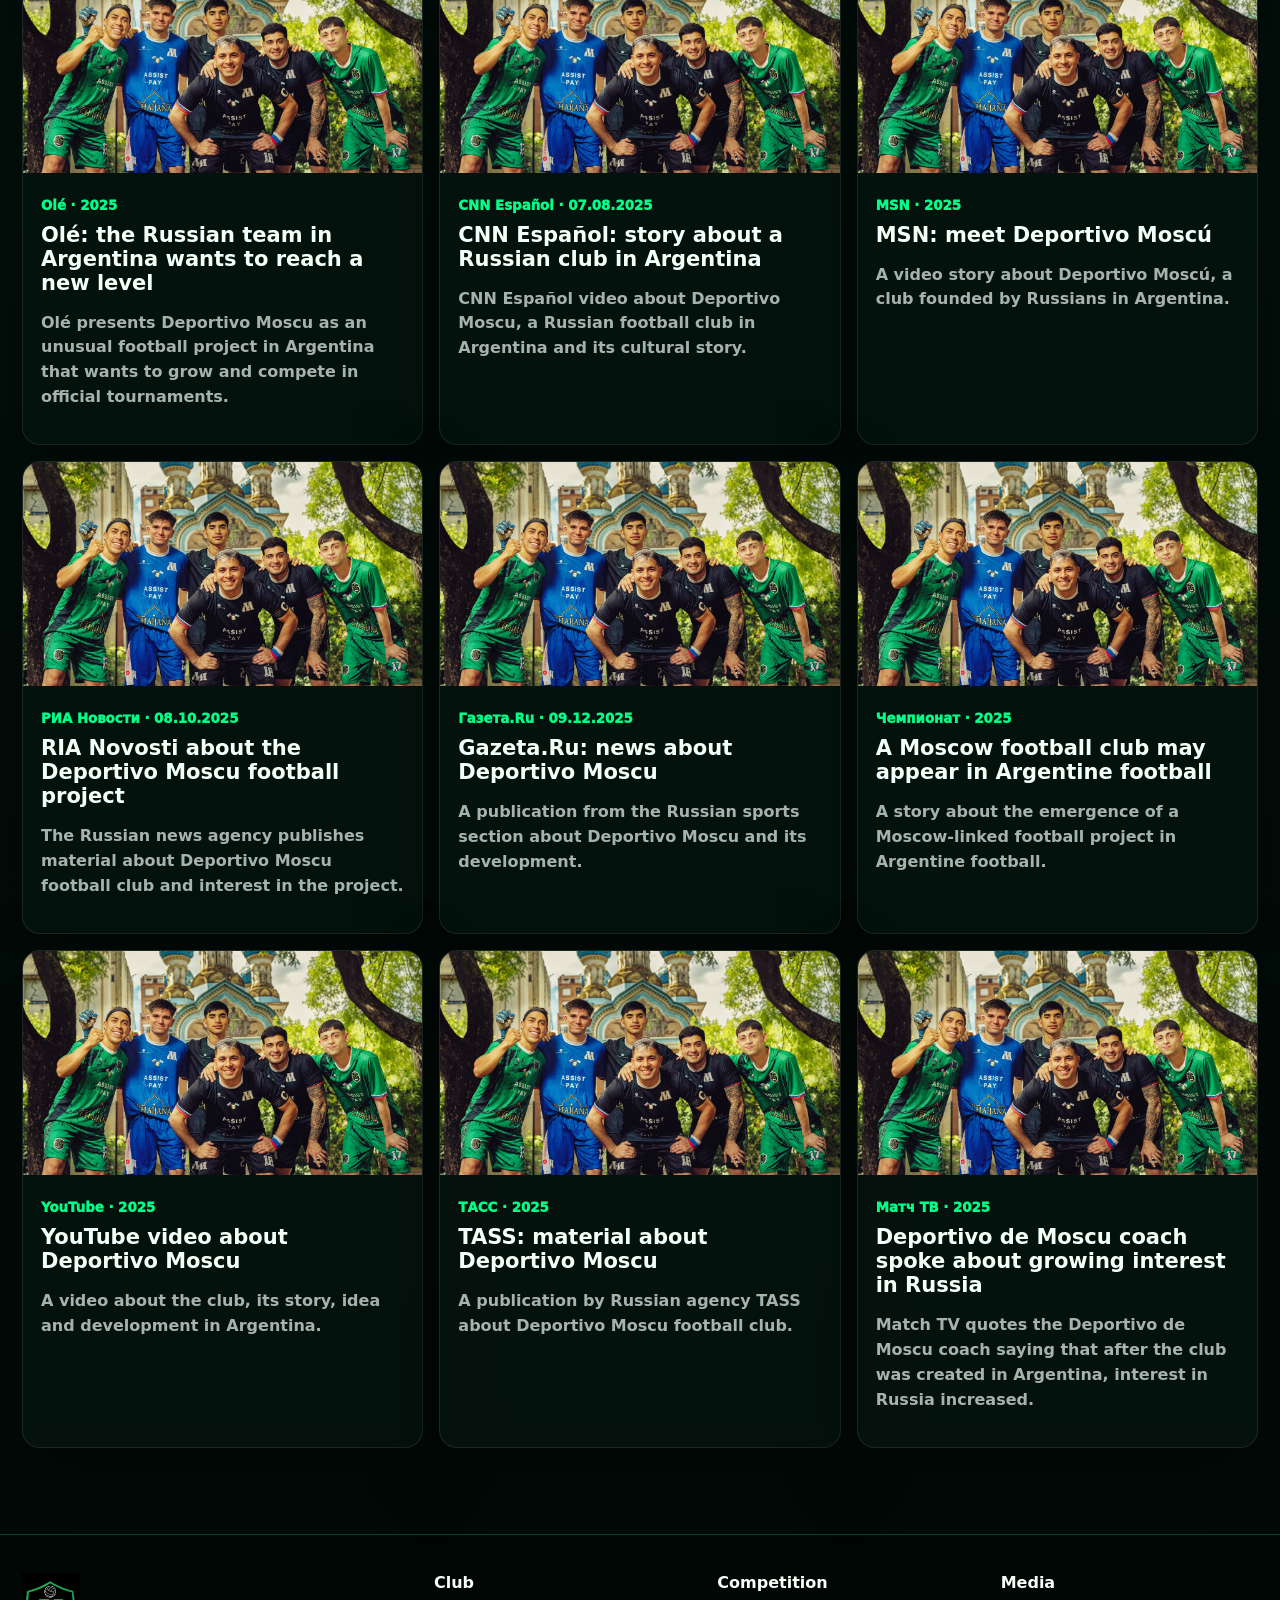
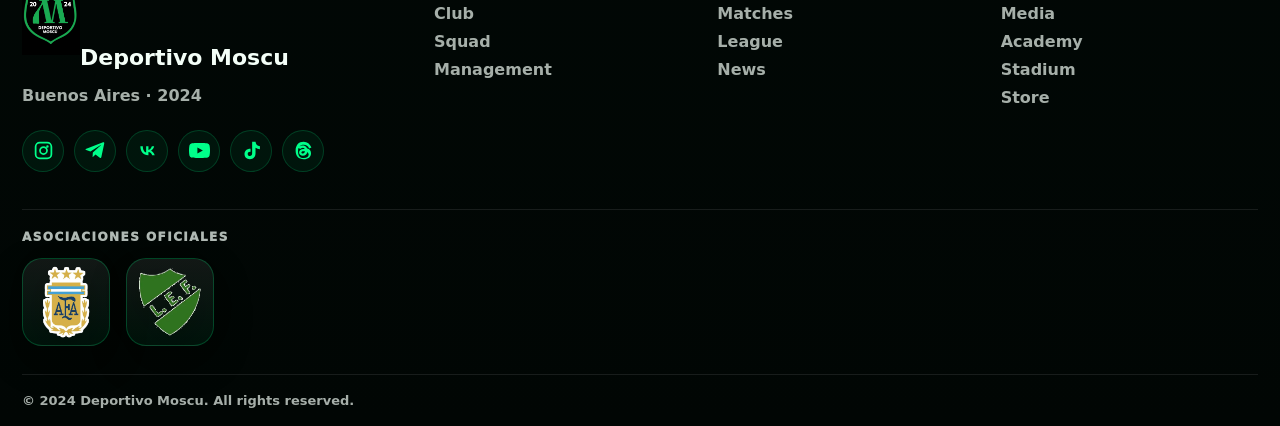
<file: news.html>
<!DOCTYPE html>
<html lang="es">
<head>
  <meta charset="UTF-8" />
  <meta name="viewport" content="width=device-width, initial-scale=1.0" />
  <title>Noticias | Deportivo Moscu</title>
  <meta name="description" content="Sitio oficial de Deportivo Moscu, club de fútbol de Buenos Aires fundado en 2024." />
  <link rel="icon" href="images/logo.png" />
  <link rel="stylesheet" href="style.css?v=dm20260629_footerlogos1" />
</head>
<body data-page="news">
<header class="site-header">
  <div class="container header-inner">
    <a class="brand" href="index.html" aria-label="Deportivo Moscu">
      <img src="images/logo.png" alt="Deportivo Moscu" class="brand-logo" width="62" height="62" />
      <span class="brand-name">Deportivo Moscu <small>Buenos Aires · 2024</small></span>
    </a>
    <button class="menu-toggle" type="button" aria-label="Menu" aria-expanded="false"><span></span><span></span><span></span></button>
    <nav class="main-nav" id="mainNav">
      <a class="" href="index.html" data-i18n="nav.home">Inicio</a><a class="" href="club.html" data-i18n="nav.club">Club</a><a class="" href="team.html" data-i18n="nav.team">Plantel</a><a class="" href="matches.html" data-i18n="nav.matches">Partidos</a><a class="" href="academy.html" data-i18n="nav.academy">Academia</a><a class="" href="league.html" data-i18n="nav.league">Liga</a><a class="" href="media.html" data-i18n="nav.media">Media</a><a class="" href="management.html" data-i18n="nav.management">Gestión</a>
      <span class="lang-switch" aria-label="Language">
        <button type="button" data-lang="ru">RU</button><button type="button" data-lang="en">EN</button><button type="button" data-lang="es" class="active">ES</button>
      </span>
    </nav>
  </div>
</header>
<section class="hero" style="--hero-desktop:url('images/banners/dm_news_hero_desktop.webp');--hero-mobile:url('images/banners/dm_news_hero_mobile.webp')">
  <div class="hero-shade"></div>
  <div class="container hero-content">
    <p class="eyebrow" data-i18n="news.eyebrow" >Noticias</p>
    <h1 data-i18n="news.title" >Actualidad del <strong>club</strong></h1>
    <p class="hero-lead" data-i18n="news.lead" >Noticias, entrevistas y publicaciones oficiales.</p>
    <div class="hero-actions"><a href="club.html" class="btn btn-primary" data-i18n="common.about">Sobre el club</a><a href="matches.html" class="btn btn-ghost" data-i18n="common.matches">Partidos</a></div>
  </div>
</section>
<main class="container page-stack"><section class="section-head"><p data-i18n="news.kicker">Actualidad</p><h2 data-i18n="news.title2">Últimas noticias</h2><p data-i18n="news.text">Una página limpia para artículos, prensa y novedades del proyecto.</p></section><section class="news-grid" data-render="news-list"></section></main>
<footer class="site-footer">
  <div class="container footer-grid">
    <div class="footer-brand"><img src="images/logo.png" alt="Deportivo Moscu" class="footer-logo"><strong>Deportivo Moscu</strong><p>Buenos Aires · 2024</p><div class="socials"><span>f</span><span>ig</span><span>yt</span><span>wa</span><span>@</span></div></div>
    <div><h4 data-i18n="footer.club">Club</h4><a href="club.html" data-i18n="nav.club">Club</a><a href="team.html" data-i18n="nav.team">Plantel</a><a href="management.html" data-i18n="nav.management">Gestión</a></div>
    <div><h4 data-i18n="footer.comp">Competencia</h4><a href="matches.html" data-i18n="nav.matches">Partidos</a><a href="league.html" data-i18n="nav.league">Liga</a><a href="news.html" data-i18n="nav.news">Noticias</a></div>
    <div><h4 data-i18n="footer.media">Media</h4><a href="media.html" data-i18n="nav.media">Media</a><a href="academy.html" data-i18n="nav.academy">Academia</a><a href="stadium.html" data-i18n="nav.stadium">Estadio</a><a href="store.html" data-i18n="nav.store">Tienda</a></div>
  </div>
  <div class="container footer-associations" aria-label="Asociaciones oficiales">
    <p class="footer-associations-title">Asociaciones oficiales</p>
    <div class="footer-associations-list">
      <a class="footer-association-link footer-association-link--afa" href="https://www.afa.com.ar" target="_blank" rel="noopener noreferrer" aria-label="AFA - sitio oficial">
        <img src="images/afa_logo.webp" alt="AFA" width="76" height="76" loading="lazy" decoding="async" />
      </a>
      <a class="footer-association-link footer-association-link--liga" href="https://ligaescobarense.ar" target="_blank" rel="noopener noreferrer" aria-label="Liga Escobarense - sitio oficial">
        <img src="images/liga_escobarense_logo.webp" alt="Liga Escobarense" width="76" height="76" loading="lazy" decoding="async" />
      </a>
    </div>
  </div>
  <div class="container footer-bottom">© 2024 Deportivo Moscu. <span data-i18n="footer.rights">Todos los derechos reservados.</span></div>
</footer>
<script defer src="news-data.js?v=dm20260617_fix4"></script>
<script defer src="app.js?v=dm20260617_staff1"></script>
<script defer src="social-links.js?v=dm_social_20260624_final"></script>
</body>
</html>
</file>
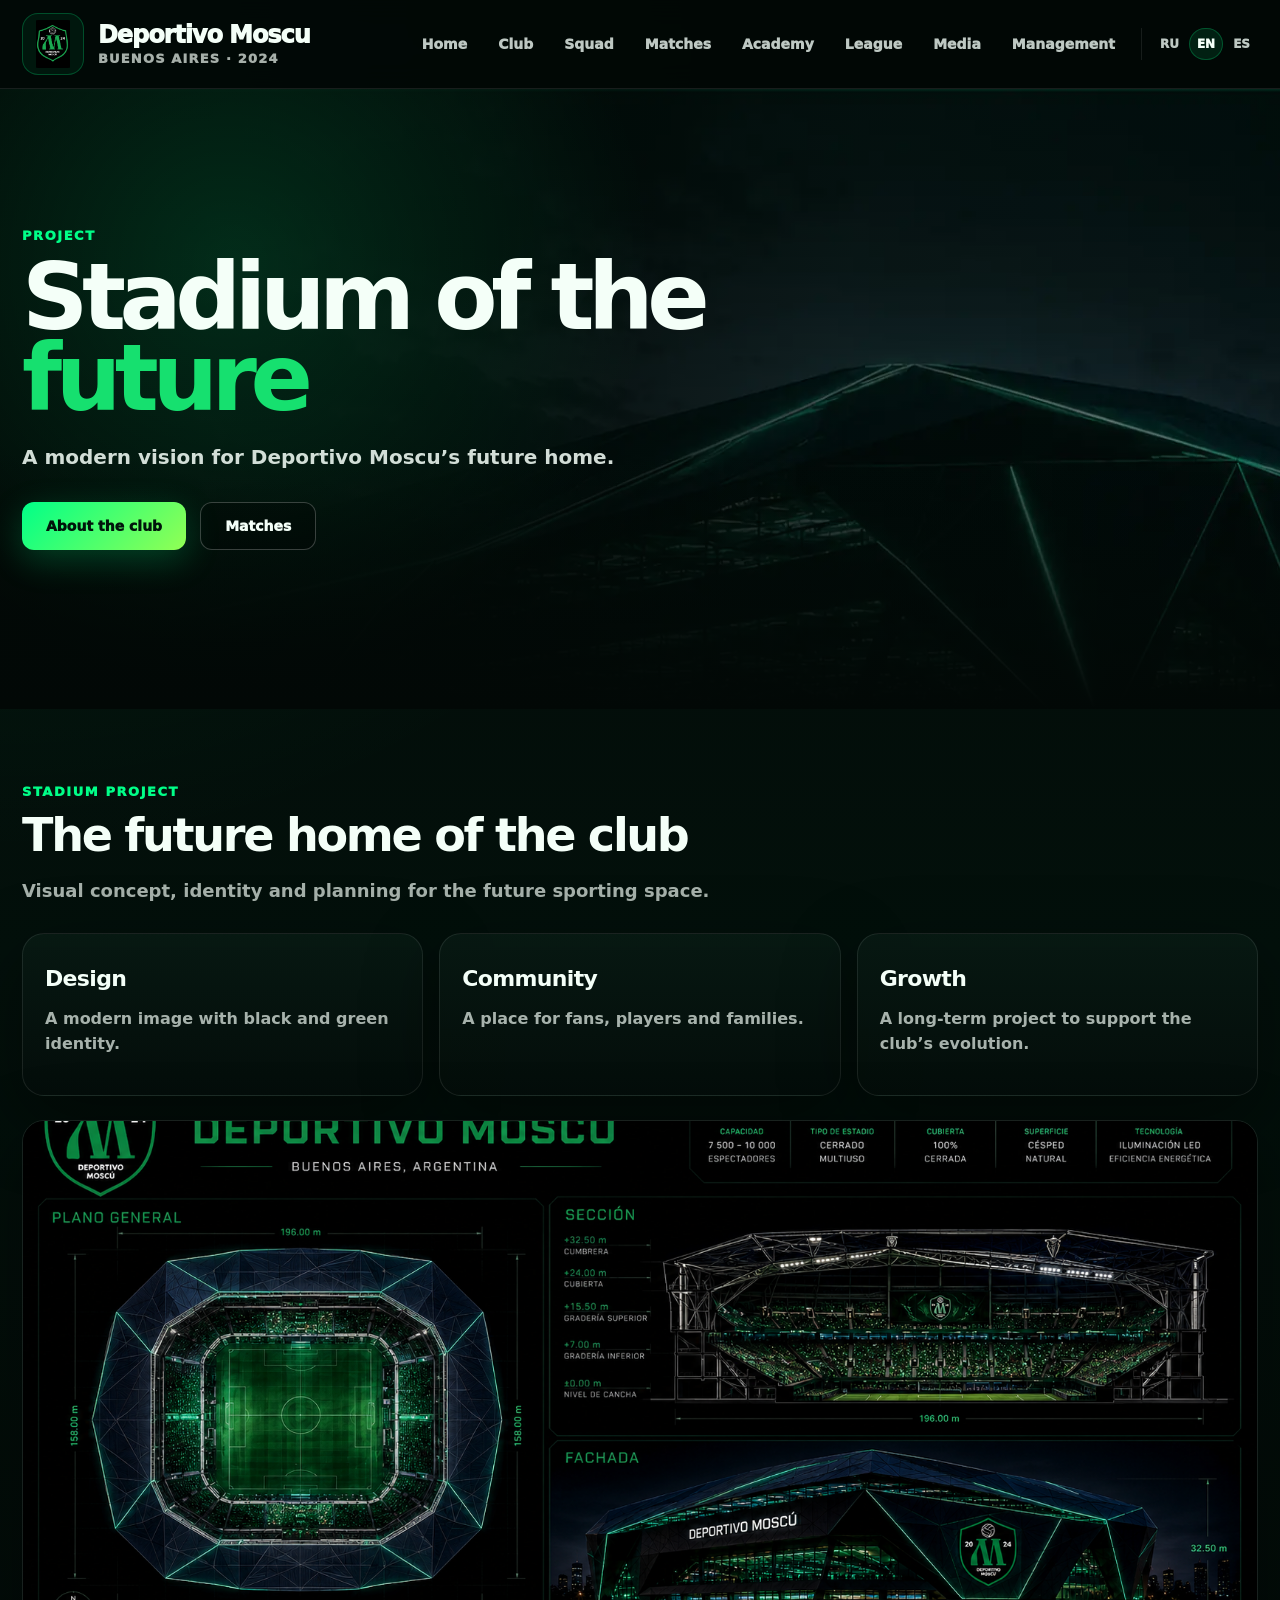
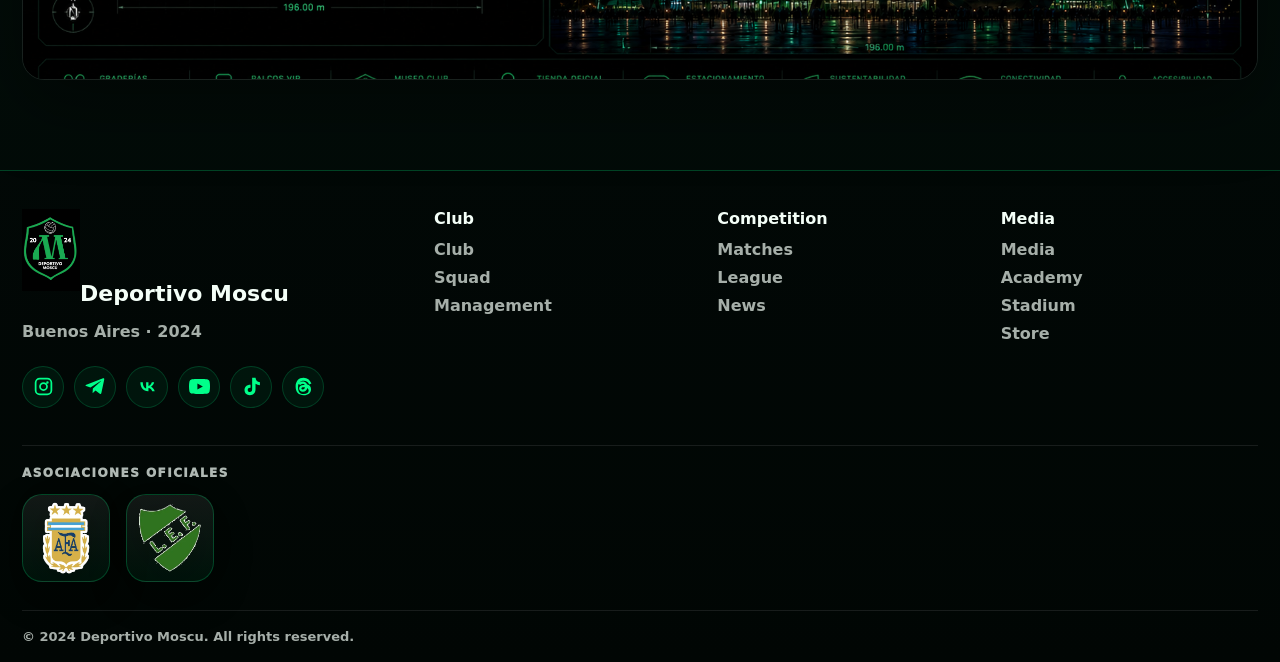
<file: stadium.html>
<!DOCTYPE html>
<html lang="es">
<head>
  <meta charset="UTF-8" />
  <meta name="viewport" content="width=device-width, initial-scale=1.0" />
  <title>Estadio | Deportivo Moscu</title>
  <meta name="description" content="Sitio oficial de Deportivo Moscu, club de fútbol de Buenos Aires fundado en 2024." />
  <link rel="icon" href="images/logo.png" />
  <link rel="stylesheet" href="style.css?v=dm20260629_footerlogos1" />
</head>
<body data-page="stadium">
<header class="site-header">
  <div class="container header-inner">
    <a class="brand" href="index.html" aria-label="Deportivo Moscu">
      <img src="images/logo.png" alt="Deportivo Moscu" class="brand-logo" width="62" height="62" />
      <span class="brand-name">Deportivo Moscu <small>Buenos Aires · 2024</small></span>
    </a>
    <button class="menu-toggle" type="button" aria-label="Menu" aria-expanded="false"><span></span><span></span><span></span></button>
    <nav class="main-nav" id="mainNav">
      <a class="" href="index.html" data-i18n="nav.home">Inicio</a><a class="" href="club.html" data-i18n="nav.club">Club</a><a class="" href="team.html" data-i18n="nav.team">Plantel</a><a class="" href="matches.html" data-i18n="nav.matches">Partidos</a><a class="" href="academy.html" data-i18n="nav.academy">Academia</a><a class="" href="league.html" data-i18n="nav.league">Liga</a><a class="" href="media.html" data-i18n="nav.media">Media</a><a class="" href="management.html" data-i18n="nav.management">Gestión</a>
      <span class="lang-switch" aria-label="Language">
        <button type="button" data-lang="ru">RU</button><button type="button" data-lang="en">EN</button><button type="button" data-lang="es" class="active">ES</button>
      </span>
    </nav>
  </div>
</header>
<section class="hero" style="--hero-desktop:url('images/banners/dm_stadium_hero_desktop.webp');--hero-mobile:url('images/banners/dm_stadium_hero_mobile.webp')">
  <div class="hero-shade"></div>
  <div class="container hero-content">
    <p class="eyebrow" data-i18n="stadium.eyebrow" >Proyecto</p>
    <h1 data-i18n="stadium.title" >Estadio del <strong>futuro</strong></h1>
    <p class="hero-lead" data-i18n="stadium.lead" >Una visión moderna para la casa de Deportivo Moscu.</p>
    <div class="hero-actions"><a href="club.html" class="btn btn-primary" data-i18n="common.about">Sobre el club</a><a href="matches.html" class="btn btn-ghost" data-i18n="common.matches">Partidos</a></div>
  </div>
</section>
<main class="container page-stack"><section class="section-head"><p data-i18n="stadium.kicker">Proyecto estadio</p><h2 data-i18n="stadium.title2">La futura casa del club</h2><p data-i18n="stadium.text">Concepto visual, identidad y planificación del futuro espacio deportivo.</p></section><section class="card-grid three"><article class="info-card"><h3 data-i18n="stadium.c1">Diseño</h3><p data-i18n="stadium.c1t">Imagen moderna con identidad verde y negra.</p></article><article class="info-card"><h3 data-i18n="stadium.c2">Comunidad</h3><p data-i18n="stadium.c2t">Un lugar para hinchas, jugadores y familias.</p></article><article class="info-card"><h3 data-i18n="stadium.c3">Crecimiento</h3><p data-i18n="stadium.c3t">Proyecto a largo plazo para acompañar la evolución del club.</p></article></section><img class="wide-photo" src="stadium/stadium-aerial.png" alt="Stadium project" loading="lazy"></main>
<footer class="site-footer">
  <div class="container footer-grid">
    <div class="footer-brand"><img src="images/logo.png" alt="Deportivo Moscu" class="footer-logo"><strong>Deportivo Moscu</strong><p>Buenos Aires · 2024</p><div class="socials"><span>f</span><span>ig</span><span>yt</span><span>wa</span><span>@</span></div></div>
    <div><h4 data-i18n="footer.club">Club</h4><a href="club.html" data-i18n="nav.club">Club</a><a href="team.html" data-i18n="nav.team">Plantel</a><a href="management.html" data-i18n="nav.management">Gestión</a></div>
    <div><h4 data-i18n="footer.comp">Competencia</h4><a href="matches.html" data-i18n="nav.matches">Partidos</a><a href="league.html" data-i18n="nav.league">Liga</a><a href="news.html" data-i18n="nav.news">Noticias</a></div>
    <div><h4 data-i18n="footer.media">Media</h4><a href="media.html" data-i18n="nav.media">Media</a><a href="academy.html" data-i18n="nav.academy">Academia</a><a href="stadium.html" data-i18n="nav.stadium">Estadio</a><a href="store.html" data-i18n="nav.store">Tienda</a></div>
  </div>
  <div class="container footer-associations" aria-label="Asociaciones oficiales">
    <p class="footer-associations-title">Asociaciones oficiales</p>
    <div class="footer-associations-list">
      <a class="footer-association-link footer-association-link--afa" href="https://www.afa.com.ar" target="_blank" rel="noopener noreferrer" aria-label="AFA - sitio oficial">
        <img src="images/afa_logo.webp" alt="AFA" width="76" height="76" loading="lazy" decoding="async" />
      </a>
      <a class="footer-association-link footer-association-link--liga" href="https://ligaescobarense.ar" target="_blank" rel="noopener noreferrer" aria-label="Liga Escobarense - sitio oficial">
        <img src="images/liga_escobarense_logo.webp" alt="Liga Escobarense" width="76" height="76" loading="lazy" decoding="async" />
      </a>
    </div>
  </div>
  <div class="container footer-bottom">© 2024 Deportivo Moscu. <span data-i18n="footer.rights">Todos los derechos reservados.</span></div>
</footer>
<script defer src="app.js?v=dm20260617_staff1"></script>
<script defer src="social-links.js?v=dm_social_20260624_final"></script>
</body>
</html>
</file>
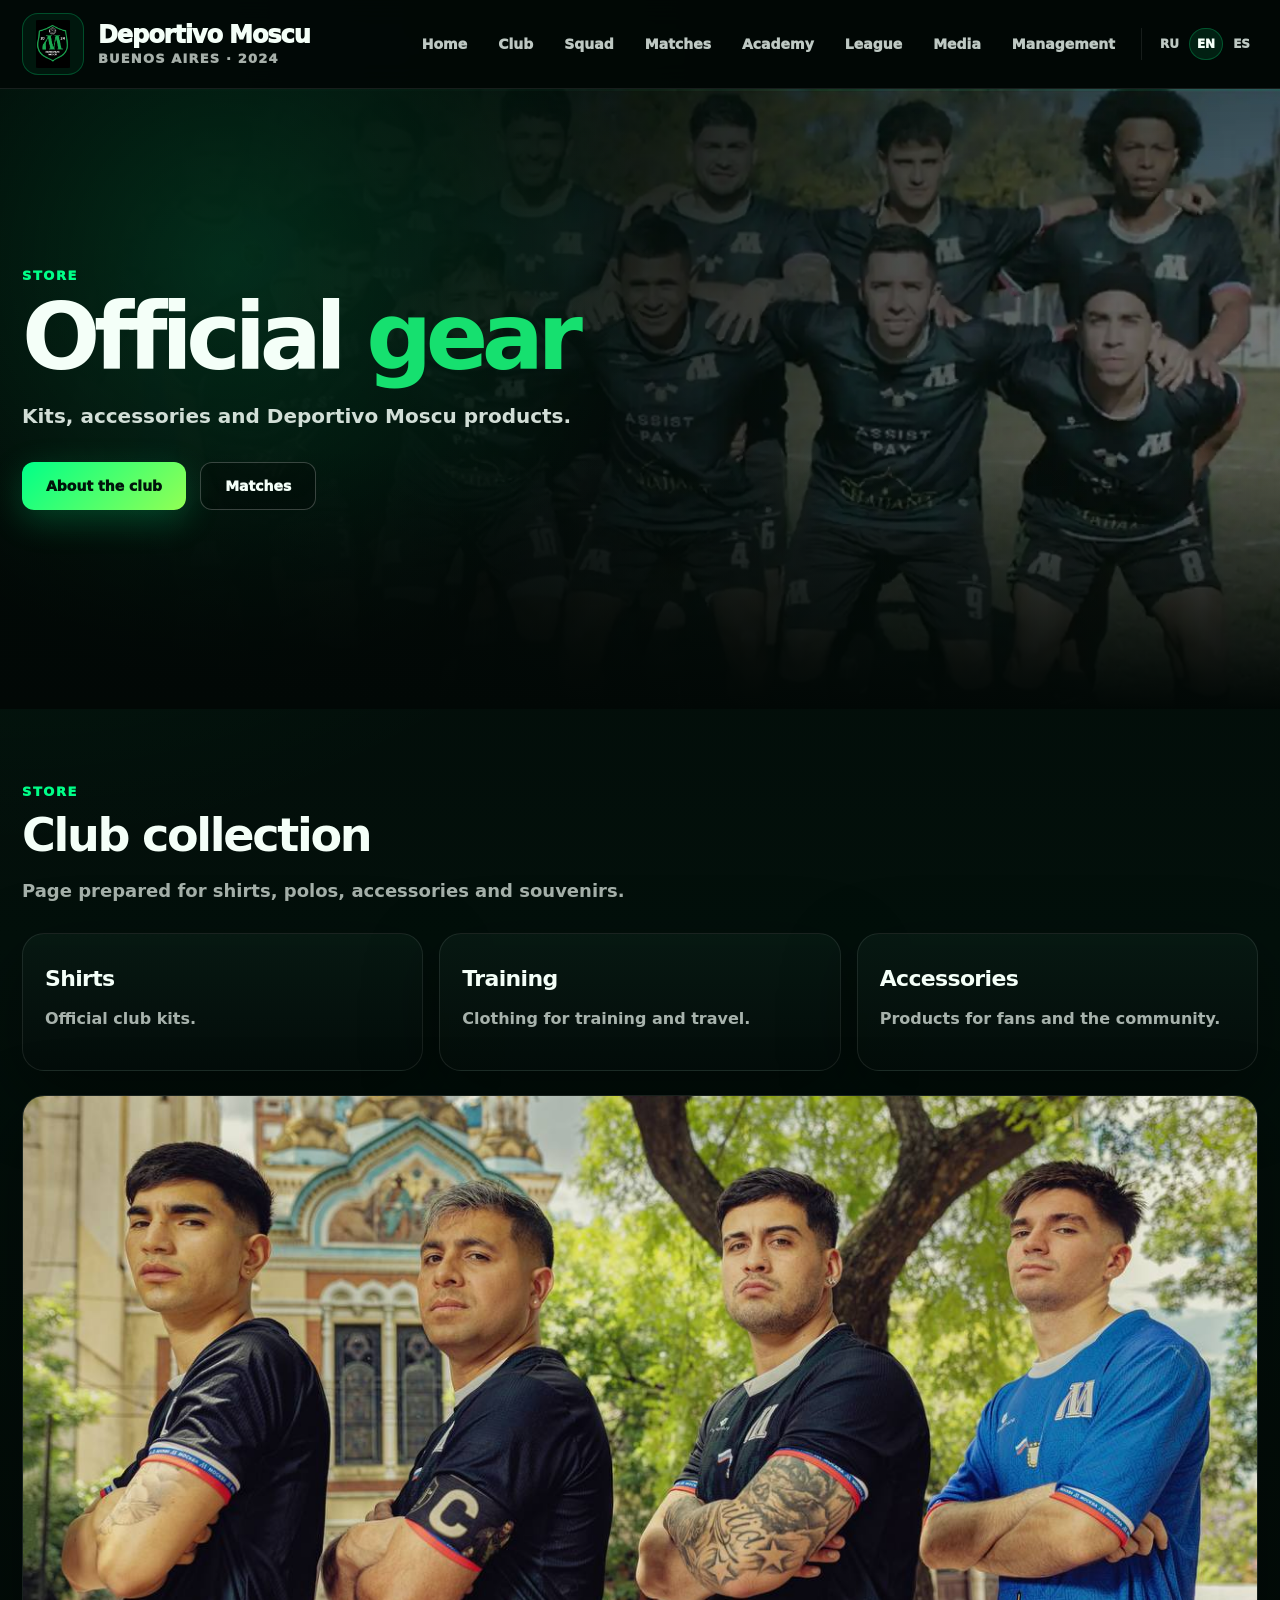
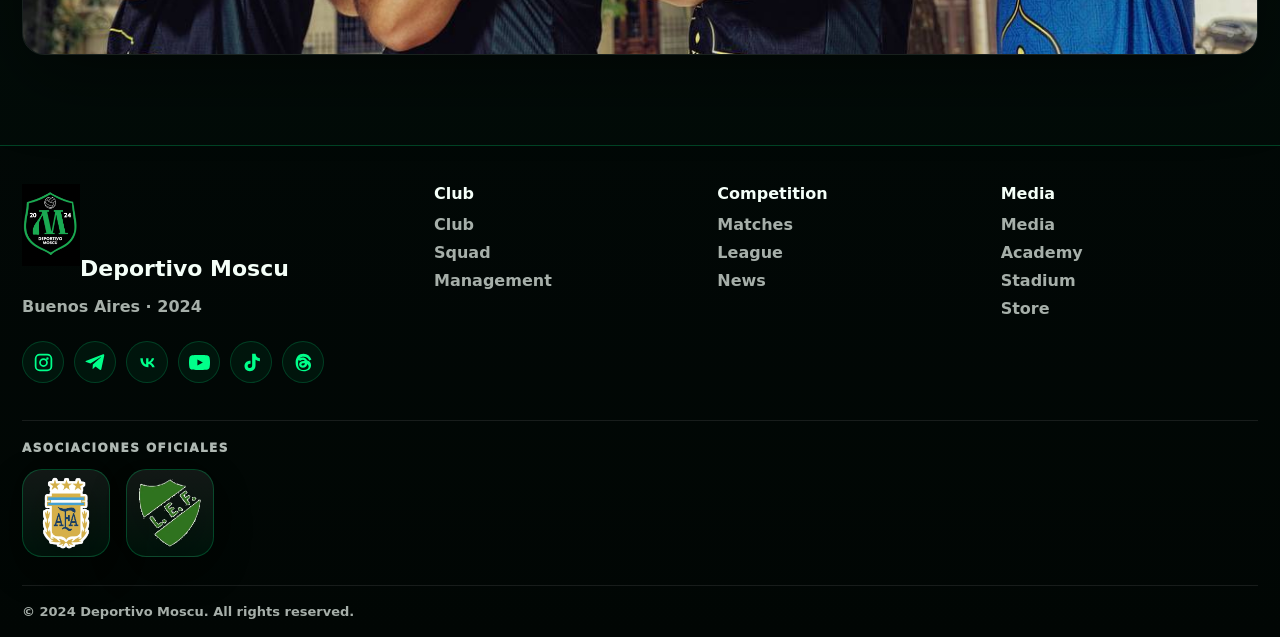
<file: store.html>
<!DOCTYPE html>
<html lang="es">
<head>
  <meta charset="UTF-8" />
  <meta name="viewport" content="width=device-width, initial-scale=1.0" />
  <title>Tienda | Deportivo Moscu</title>
  <meta name="description" content="Sitio oficial de Deportivo Moscu, club de fútbol de Buenos Aires fundado en 2024." />
  <link rel="icon" href="images/logo.png" />
  <link rel="stylesheet" href="style.css?v=dm20260629_footerlogos1" />
</head>
<body data-page="store">
<header class="site-header">
  <div class="container header-inner">
    <a class="brand" href="index.html" aria-label="Deportivo Moscu">
      <img src="images/logo.png" alt="Deportivo Moscu" class="brand-logo" width="62" height="62" />
      <span class="brand-name">Deportivo Moscu <small>Buenos Aires · 2024</small></span>
    </a>
    <button class="menu-toggle" type="button" aria-label="Menu" aria-expanded="false"><span></span><span></span><span></span></button>
    <nav class="main-nav" id="mainNav">
      <a class="" href="index.html" data-i18n="nav.home">Inicio</a><a class="" href="club.html" data-i18n="nav.club">Club</a><a class="" href="team.html" data-i18n="nav.team">Plantel</a><a class="" href="matches.html" data-i18n="nav.matches">Partidos</a><a class="" href="academy.html" data-i18n="nav.academy">Academia</a><a class="" href="league.html" data-i18n="nav.league">Liga</a><a class="" href="media.html" data-i18n="nav.media">Media</a><a class="" href="management.html" data-i18n="nav.management">Gestión</a>
      <span class="lang-switch" aria-label="Language">
        <button type="button" data-lang="ru">RU</button><button type="button" data-lang="en">EN</button><button type="button" data-lang="es" class="active">ES</button>
      </span>
    </nav>
  </div>
</header>
<section class="hero" style="--hero-desktop:url('images/banners/dm_store_hero_desktop.webp');--hero-mobile:url('images/banners/dm_store_hero_mobile.webp')">
  <div class="hero-shade"></div>
  <div class="container hero-content">
    <p class="eyebrow" data-i18n="store.eyebrow" >Tienda</p>
    <h1 data-i18n="store.title" >Indumentaria <strong>oficial</strong></h1>
    <p class="hero-lead" data-i18n="store.lead" >Uniformes, accesorios y productos de Deportivo Moscu.</p>
    <div class="hero-actions"><a href="club.html" class="btn btn-primary" data-i18n="common.about">Sobre el club</a><a href="matches.html" class="btn btn-ghost" data-i18n="common.matches">Partidos</a></div>
  </div>
</section>
<main class="container page-stack"><section class="section-head"><p data-i18n="store.kicker">Tienda</p><h2 data-i18n="store.title2">Colección del club</h2><p data-i18n="store.text">Página preparada para cargar camisetas, polos, accesorios y souvenirs.</p></section><section class="card-grid three"><article class="info-card"><h3 data-i18n="store.c1">Camisetas</h3><p data-i18n="store.c1t">Equipaciones oficiales del club.</p></article><article class="info-card"><h3 data-i18n="store.c2">Entrenamiento</h3><p data-i18n="store.c2t">Ropa para entrenamiento y viaje.</p></article><article class="info-card"><h3 data-i18n="store.c3">Accesorios</h3><p data-i18n="store.c3t">Productos para hinchas y comunidad.</p></article></section><img class="wide-photo" src="images/team-page-main.jpg" alt="Store Deportivo Moscu" loading="lazy"></main>
<footer class="site-footer">
  <div class="container footer-grid">
    <div class="footer-brand"><img src="images/logo.png" alt="Deportivo Moscu" class="footer-logo"><strong>Deportivo Moscu</strong><p>Buenos Aires · 2024</p><div class="socials"><span>f</span><span>ig</span><span>yt</span><span>wa</span><span>@</span></div></div>
    <div><h4 data-i18n="footer.club">Club</h4><a href="club.html" data-i18n="nav.club">Club</a><a href="team.html" data-i18n="nav.team">Plantel</a><a href="management.html" data-i18n="nav.management">Gestión</a></div>
    <div><h4 data-i18n="footer.comp">Competencia</h4><a href="matches.html" data-i18n="nav.matches">Partidos</a><a href="league.html" data-i18n="nav.league">Liga</a><a href="news.html" data-i18n="nav.news">Noticias</a></div>
    <div><h4 data-i18n="footer.media">Media</h4><a href="media.html" data-i18n="nav.media">Media</a><a href="academy.html" data-i18n="nav.academy">Academia</a><a href="stadium.html" data-i18n="nav.stadium">Estadio</a><a href="store.html" data-i18n="nav.store">Tienda</a></div>
  </div>
  <div class="container footer-associations" aria-label="Asociaciones oficiales">
    <p class="footer-associations-title">Asociaciones oficiales</p>
    <div class="footer-associations-list">
      <a class="footer-association-link footer-association-link--afa" href="https://www.afa.com.ar" target="_blank" rel="noopener noreferrer" aria-label="AFA - sitio oficial">
        <img src="images/afa_logo.webp" alt="AFA" width="76" height="76" loading="lazy" decoding="async" />
      </a>
      <a class="footer-association-link footer-association-link--liga" href="https://ligaescobarense.ar" target="_blank" rel="noopener noreferrer" aria-label="Liga Escobarense - sitio oficial">
        <img src="images/liga_escobarense_logo.webp" alt="Liga Escobarense" width="76" height="76" loading="lazy" decoding="async" />
      </a>
    </div>
  </div>
  <div class="container footer-bottom">© 2024 Deportivo Moscu. <span data-i18n="footer.rights">Todos los derechos reservados.</span></div>
</footer>
<script defer src="app.js?v=dm20260617_staff1"></script>
<script defer src="social-links.js?v=dm_social_20260624_final"></script>
</body>
</html>
</file>
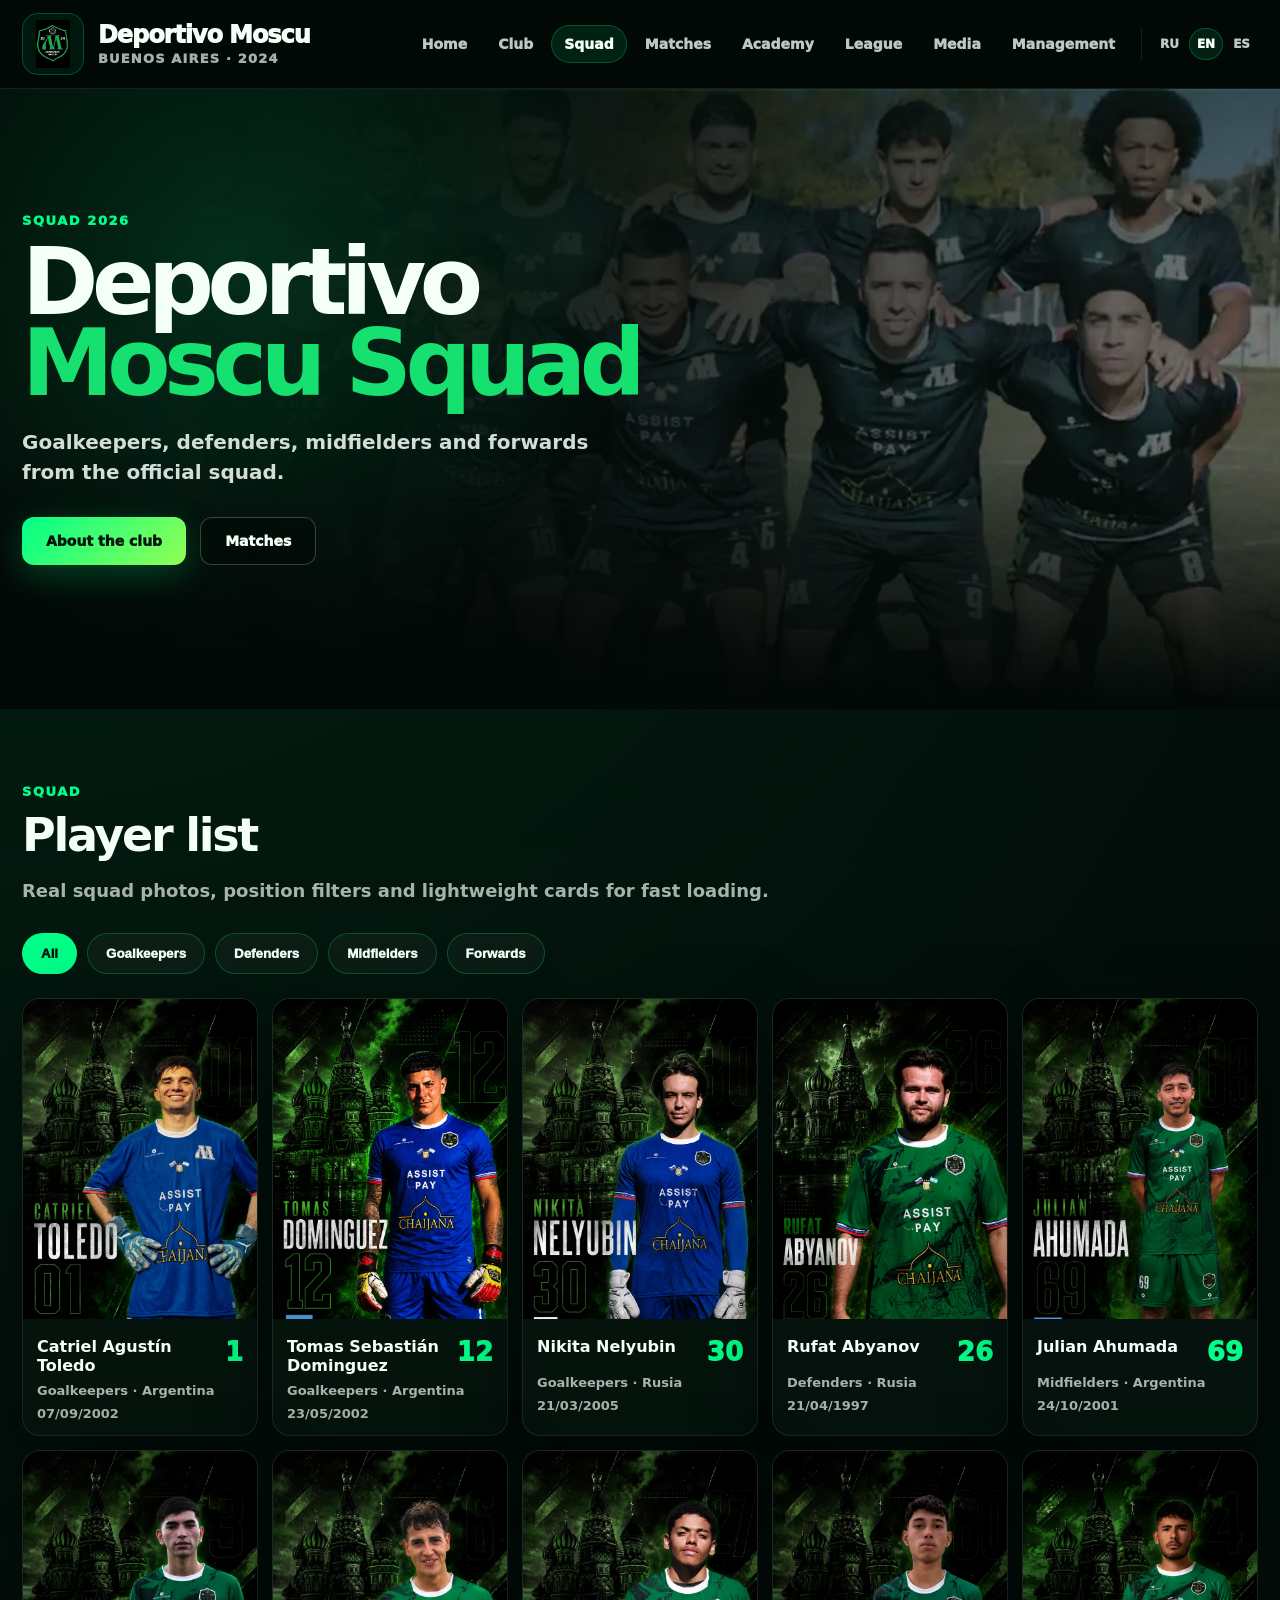
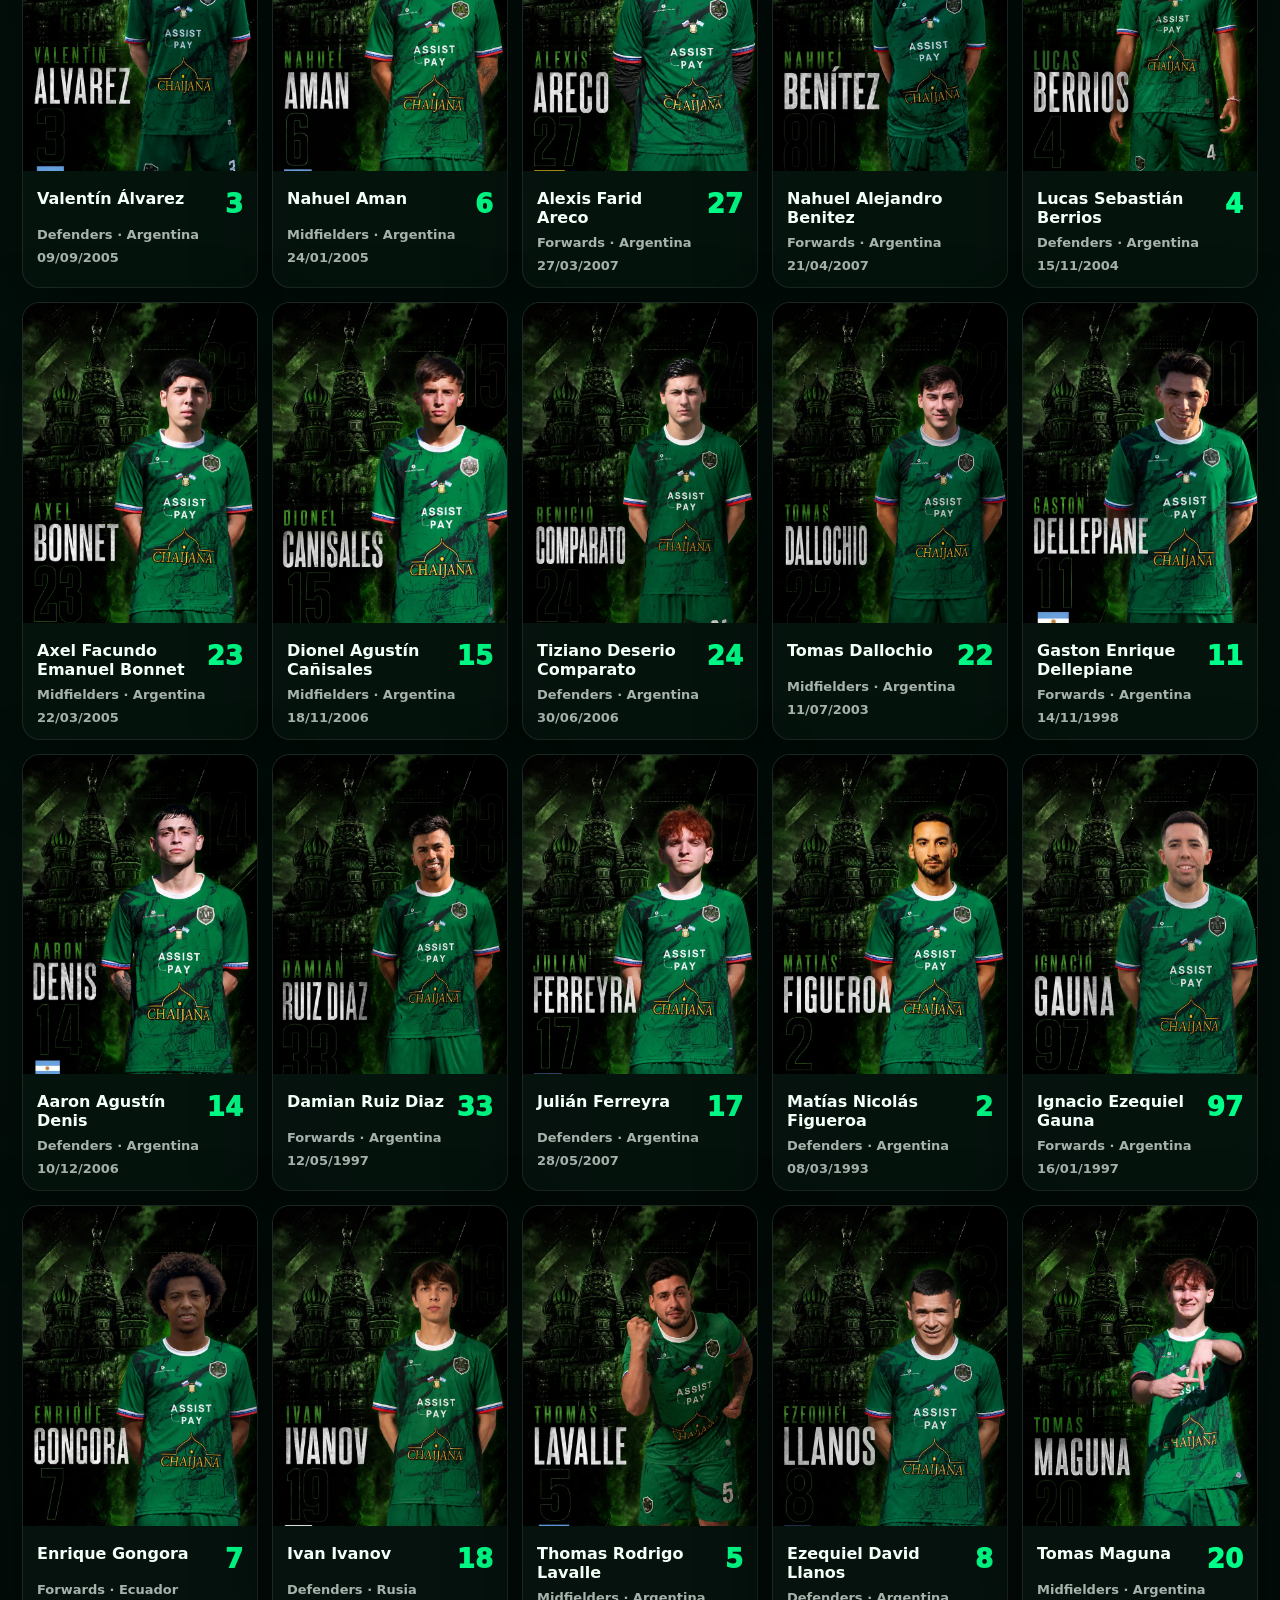
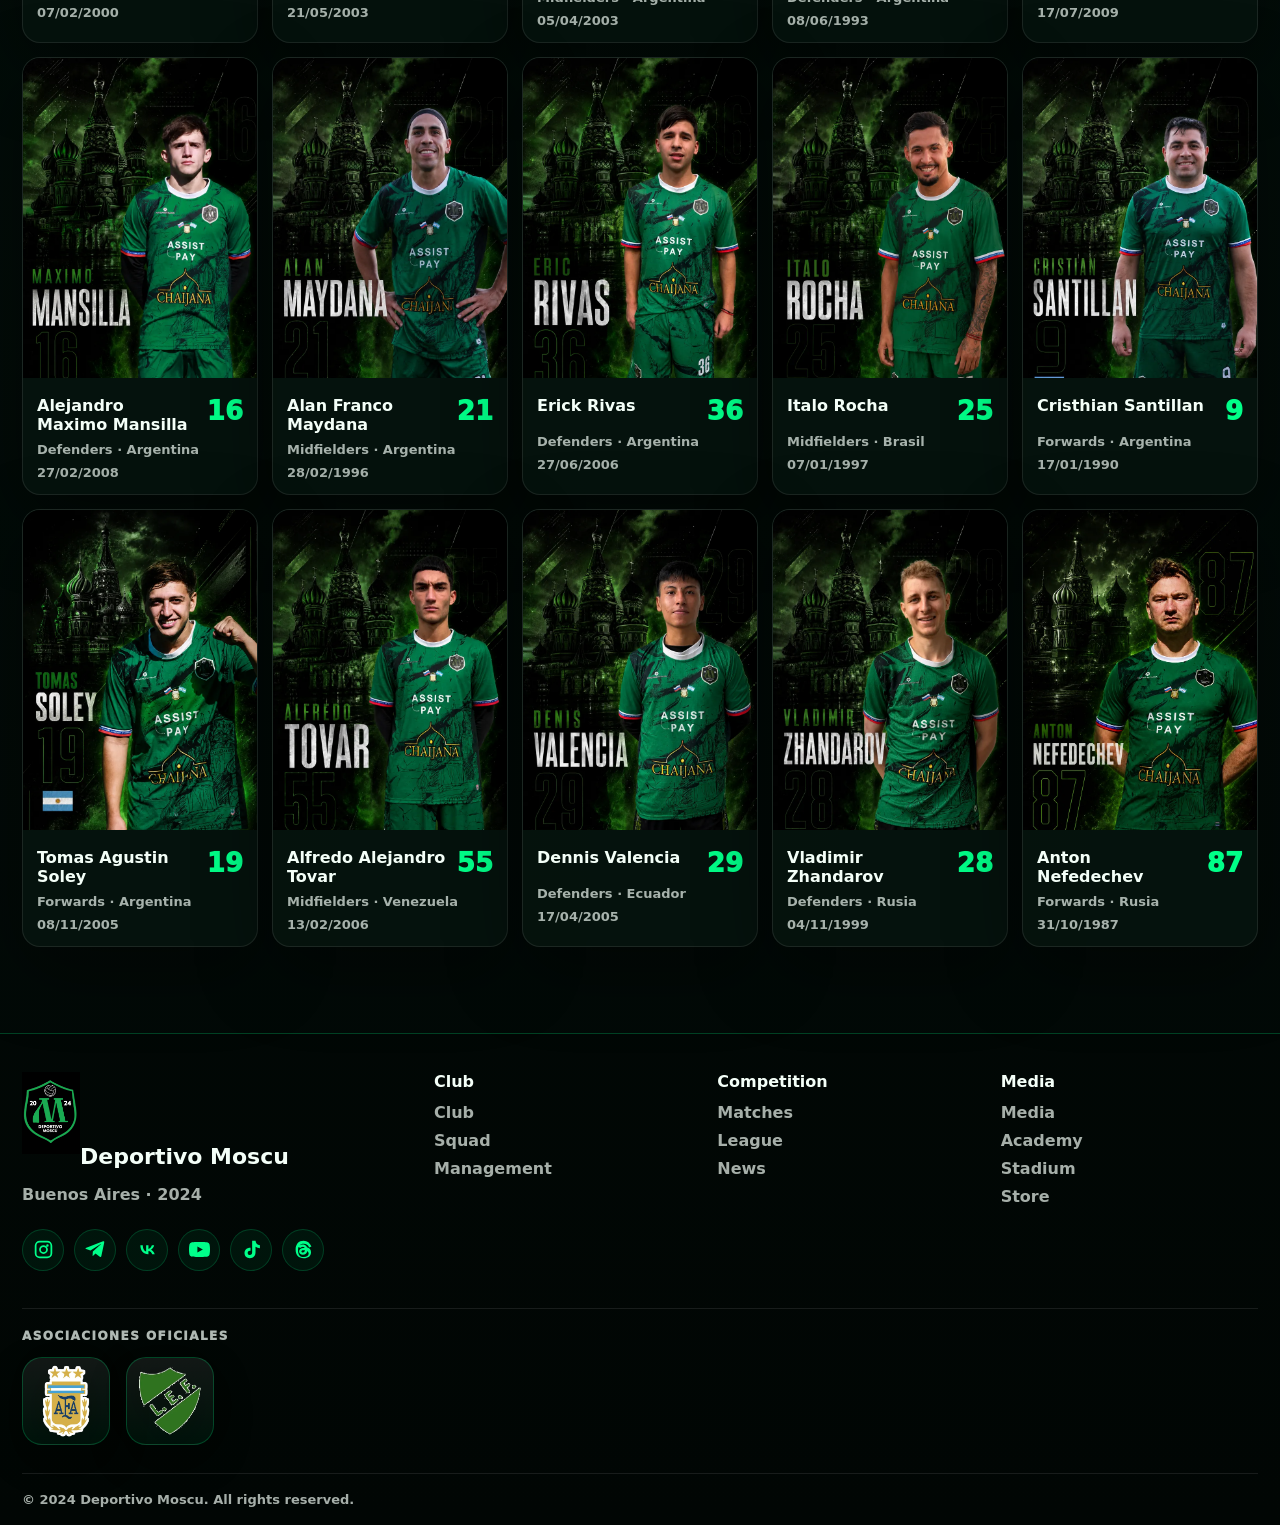
<file: team.html>
<!DOCTYPE html>
<html lang="es">
<head>
  <meta charset="UTF-8" />
  <meta name="viewport" content="width=device-width, initial-scale=1.0" />
  <title>Plantel | Deportivo Moscu</title>
  <meta name="description" content="Sitio oficial de Deportivo Moscu, club de fútbol de Buenos Aires fundado en 2024." />
  <link rel="icon" href="images/logo.png" />
  <link rel="stylesheet" href="style.css?v=dm20260629_footerlogos1" />
</head>
<body data-page="team">
<header class="site-header">
  <div class="container header-inner">
    <a class="brand" href="index.html" aria-label="Deportivo Moscu">
      <img src="images/logo.png" alt="Deportivo Moscu" class="brand-logo" width="62" height="62" />
      <span class="brand-name">Deportivo Moscu <small>Buenos Aires · 2024</small></span>
    </a>
    <button class="menu-toggle" type="button" aria-label="Menu" aria-expanded="false"><span></span><span></span><span></span></button>
    <nav class="main-nav" id="mainNav">
      <a class="" href="index.html" data-i18n="nav.home">Inicio</a><a class="" href="club.html" data-i18n="nav.club">Club</a><a class="active" href="team.html" data-i18n="nav.team">Plantel</a><a class="" href="matches.html" data-i18n="nav.matches">Partidos</a><a class="" href="academy.html" data-i18n="nav.academy">Academia</a><a class="" href="league.html" data-i18n="nav.league">Liga</a><a class="" href="media.html" data-i18n="nav.media">Media</a><a class="" href="management.html" data-i18n="nav.management">Gestión</a>
      <span class="lang-switch" aria-label="Language">
        <button type="button" data-lang="ru">RU</button><button type="button" data-lang="en">EN</button><button type="button" data-lang="es" class="active">ES</button>
      </span>
    </nav>
  </div>
</header>
<section class="hero" style="--hero-desktop:url('images/banners/dm_team_hero_desktop.webp');--hero-mobile:url('images/banners/dm_team_hero_mobile.webp')">
  <div class="hero-shade"></div>
  <div class="container hero-content">
    <p class="eyebrow" data-i18n="team.eyebrow" >Plantel 2026</p>
    <h1 data-i18n="team.title" >Equipo Deportivo <strong>Moscu</strong></h1>
    <p class="hero-lead" data-i18n="team.lead" >Arqueros, defensores, mediocampistas y delanteros del plantel oficial.</p>
    <div class="hero-actions"><a href="club.html" class="btn btn-primary" data-i18n="common.about">Sobre el club</a><a href="matches.html" class="btn btn-ghost" data-i18n="common.matches">Partidos</a></div>
  </div>
</section>
<main class="container page-stack">
  <section class="section-head"><p data-i18n="team.kicker">Plantel</p><h2 data-i18n="team.roster">Lista de jugadores</h2><p data-i18n="team.text">Fotos reales del plantel, filtros por posición y tarjetas ligeras para que la página abra rápido.</p></section>
  <div class="filters" data-render="team-filters"><button class="active" type="button" data-filter="all" data-i18n="team.all">Todos</button></div>
  <section class="players-grid" data-render="players-grid"></section>
</main>
<footer class="site-footer">
  <div class="container footer-grid">
    <div class="footer-brand"><img src="images/logo.png" alt="Deportivo Moscu" class="footer-logo"><strong>Deportivo Moscu</strong><p>Buenos Aires · 2024</p><div class="socials"><span>f</span><span>ig</span><span>yt</span><span>wa</span><span>@</span></div></div>
    <div><h4 data-i18n="footer.club">Club</h4><a href="club.html" data-i18n="nav.club">Club</a><a href="team.html" data-i18n="nav.team">Plantel</a><a href="management.html" data-i18n="nav.management">Gestión</a></div>
    <div><h4 data-i18n="footer.comp">Competencia</h4><a href="matches.html" data-i18n="nav.matches">Partidos</a><a href="league.html" data-i18n="nav.league">Liga</a><a href="news.html" data-i18n="nav.news">Noticias</a></div>
    <div><h4 data-i18n="footer.media">Media</h4><a href="media.html" data-i18n="nav.media">Media</a><a href="academy.html" data-i18n="nav.academy">Academia</a><a href="stadium.html" data-i18n="nav.stadium">Estadio</a><a href="store.html" data-i18n="nav.store">Tienda</a></div>
  </div>
  <div class="container footer-associations" aria-label="Asociaciones oficiales">
    <p class="footer-associations-title">Asociaciones oficiales</p>
    <div class="footer-associations-list">
      <a class="footer-association-link footer-association-link--afa" href="https://www.afa.com.ar" target="_blank" rel="noopener noreferrer" aria-label="AFA - sitio oficial">
        <img src="images/afa_logo.webp" alt="AFA" width="76" height="76" loading="lazy" decoding="async" />
      </a>
      <a class="footer-association-link footer-association-link--liga" href="https://ligaescobarense.ar" target="_blank" rel="noopener noreferrer" aria-label="Liga Escobarense - sitio oficial">
        <img src="images/liga_escobarense_logo.webp" alt="Liga Escobarense" width="76" height="76" loading="lazy" decoding="async" />
      </a>
    </div>
  </div>
  <div class="container footer-bottom">© 2024 Deportivo Moscu. <span data-i18n="footer.rights">Todos los derechos reservados.</span></div>
</footer>
<script defer src="players-data.js?v=dm20260617_fix4"></script>
<script defer src="app.js?v=dm20260617_staff1"></script>
<script defer src="social-links.js?v=dm_social_20260624_final"></script>
</body>
</html>
</file>
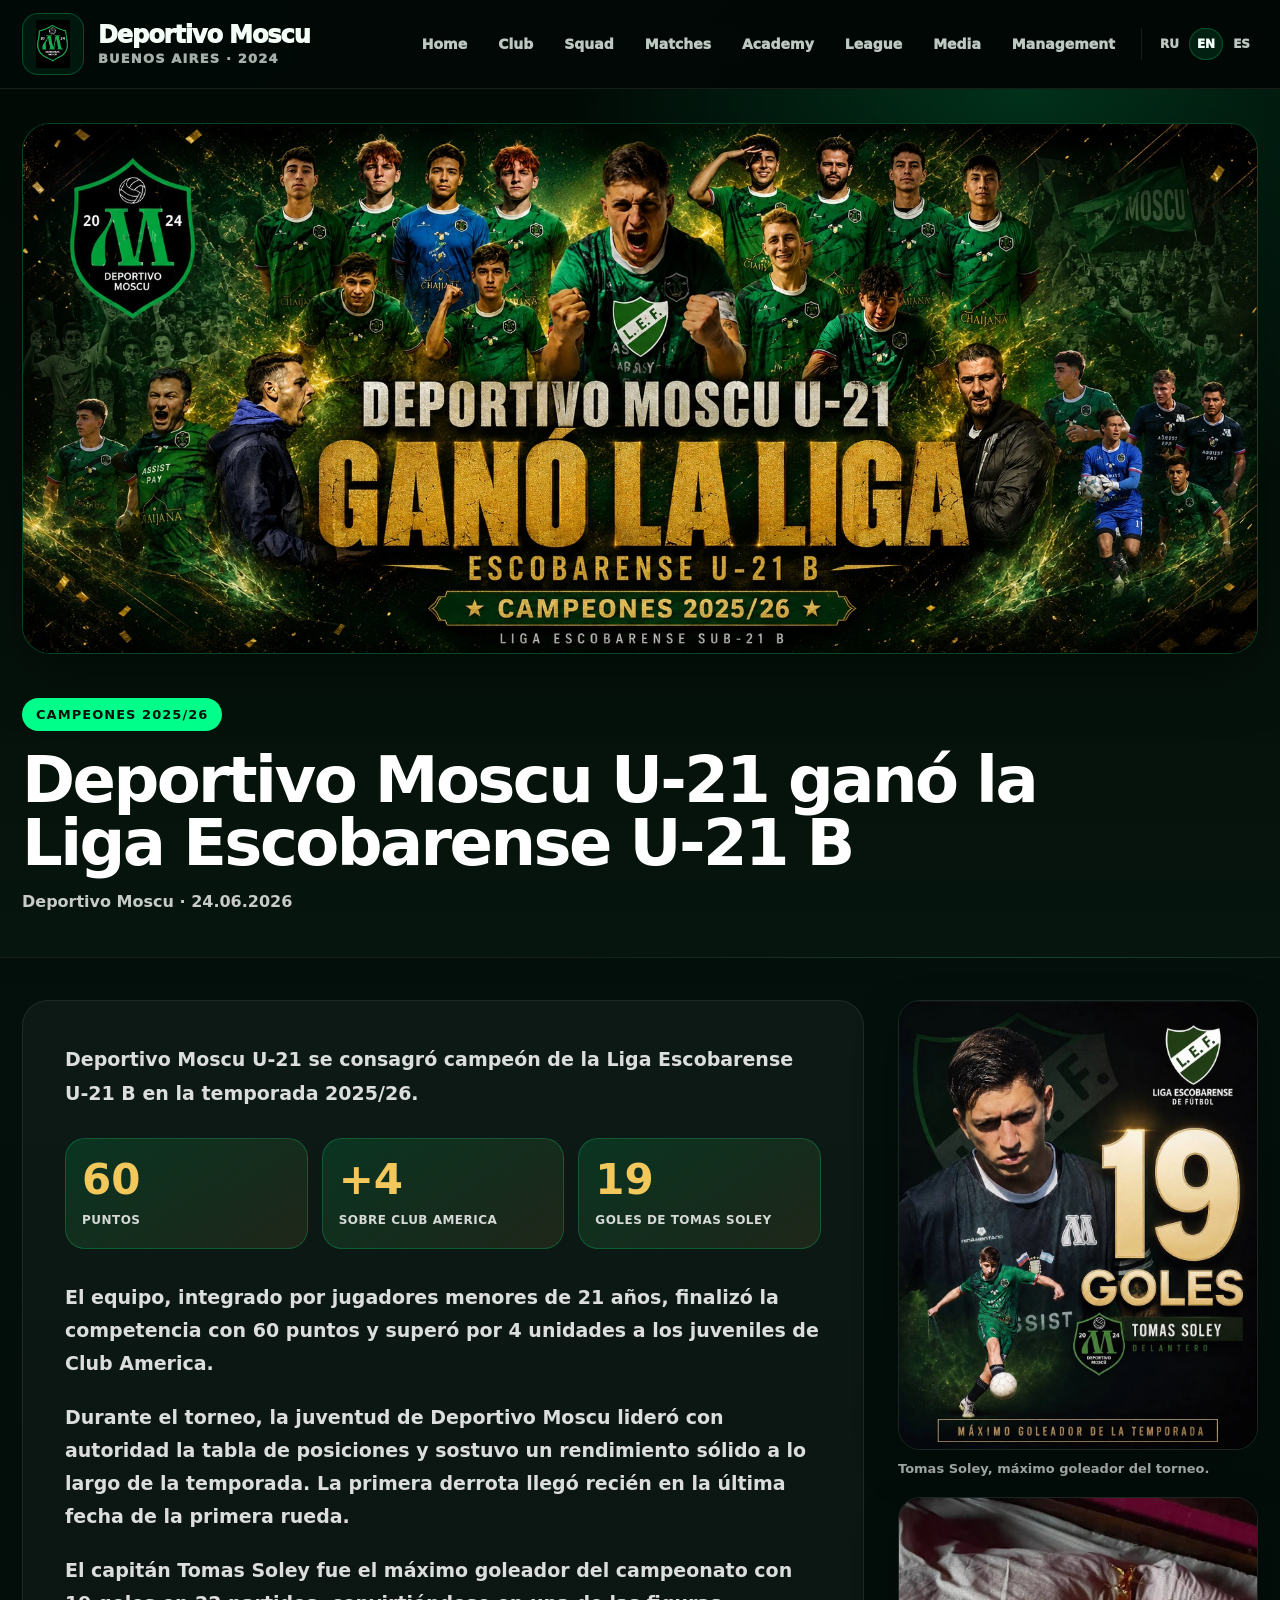
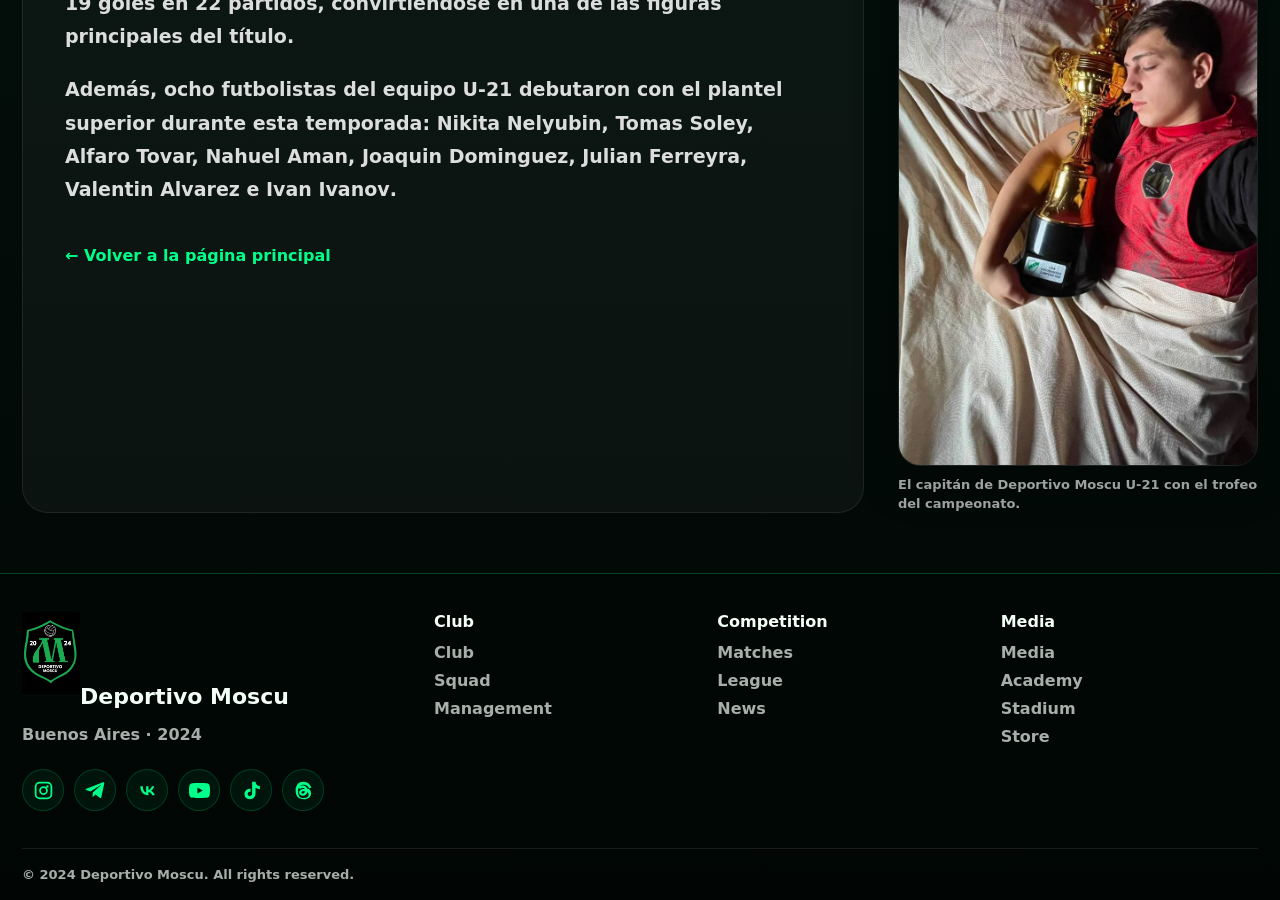
<file: u21-champions-2025-26.html>
<!DOCTYPE html>
<html lang="es">
<head>
  <meta charset="UTF-8" />
  <meta name="viewport" content="width=device-width, initial-scale=1.0" />

  <!-- VERSION: U21_ARTICLE_HORIZONTAL_BANNER_20260624_FINAL -->
  <title>Deportivo Moscu U-21 campeón de Liga Escobarense U-21 B</title>
  <meta name="description" content="Deportivo Moscu U-21 se consagró campeón de la Liga Escobarense U-21 B en la temporada 2025/26." />
  <link rel="icon" href="images/logo.png" />
  <link rel="stylesheet" href="style.css?v=dm20260617_staff1" />

  <style>
    .article-top {
      padding: 34px 0 0;
      background:
        radial-gradient(circle at 80% 0%, rgba(0, 255, 138, 0.16), transparent 34%),
        linear-gradient(180deg, #020b06 0%, #06150d 100%);
      border-bottom: 1px solid rgba(255, 255, 255, 0.08);
    }

    .article-banner-wrap {
      overflow: hidden;
      border-radius: 28px;
      border: 1px solid rgba(0, 255, 138, 0.22);
      box-shadow: 0 22px 60px rgba(0, 0, 0, 0.34);
      background: #03120b;
    }

    .article-banner-wrap img {
      display: block;
      width: 100%;
      height: auto;
      aspect-ratio: 21 / 9;
      object-fit: contain;
      background: #03120b;
    }

    .article-title-block {
      padding: clamp(24px, 4vw, 44px) 0 46px;
    }

    .article-kicker {
      display: inline-flex;
      padding: 9px 14px;
      border-radius: 999px;
      background: #00ff8a;
      color: #03130b;
      font-weight: 900;
      text-transform: uppercase;
      letter-spacing: 0.08em;
      font-size: 13px;
      margin-bottom: 18px;
    }

    .article-title-block h1 {
      margin: 0;
      max-width: 1080px;
      color: #fff;
      font-size: clamp(34px, 5vw, 68px);
      line-height: 0.98;
      letter-spacing: -0.04em;
    }

    .article-meta {
      margin-top: 18px;
      color: rgba(255, 255, 255, 0.78);
      font-weight: 800;
      font-size: 16px;
    }

    .article-wrap {
      display: grid;
      grid-template-columns: minmax(0, 1fr) 360px;
      gap: 34px;
      padding-top: 42px;
      padding-bottom: 60px;
    }

    .article-body {
      background: rgba(255, 255, 255, 0.04);
      border: 1px solid rgba(255, 255, 255, 0.08);
      border-radius: 26px;
      padding: clamp(22px, 4vw, 42px);
    }

    .article-body p {
      color: rgba(255, 255, 255, 0.86);
      font-size: 19px;
      line-height: 1.75;
      margin: 0 0 20px;
    }

    .article-stats {
      display: grid;
      grid-template-columns: repeat(3, minmax(0, 1fr));
      gap: 14px;
      margin: 28px 0 32px;
    }

    .article-stat {
      border-radius: 20px;
      padding: 20px 16px;
      background: linear-gradient(145deg, rgba(0, 255, 138, 0.12), rgba(255, 210, 96, 0.08));
      border: 1px solid rgba(0, 255, 138, 0.22);
    }

    .article-stat b {
      display: block;
      color: #f2c75c;
      font-size: 42px;
      line-height: 1;
      margin-bottom: 8px;
    }

    .article-stat span {
      color: rgba(255, 255, 255, 0.82);
      font-weight: 800;
      text-transform: uppercase;
      letter-spacing: 0.04em;
      font-size: 12px;
    }

    .article-side {
      display: grid;
      gap: 18px;
      align-content: start;
    }

    .article-side img {
      width: 100%;
      border-radius: 22px;
      display: block;
      border: 1px solid rgba(255, 255, 255, 0.1);
      box-shadow: 0 18px 44px rgba(0, 0, 0, 0.25);
    }

    .article-caption {
      margin-top: -8px;
      color: rgba(255, 255, 255, 0.62);
      font-size: 13px;
      line-height: 1.45;
    }

    .article-back {
      display: inline-flex;
      margin-top: 20px;
      color: #00ff8a;
      font-weight: 900;
      text-decoration: none;
    }

    @media (max-width: 900px) {
      .article-top {
        padding-top: 18px;
      }

      .article-banner-wrap {
        border-radius: 18px;
      }

      .article-banner-wrap img {
        aspect-ratio: 16 / 10;
        object-fit: cover;
      }

      .article-wrap {
        grid-template-columns: 1fr;
      }

      .article-stats {
        grid-template-columns: 1fr;
      }
    }
  </style>
</head>

<body data-page="news">
<header class="site-header">
  <div class="container header-inner">
    <a class="brand" href="index.html" aria-label="Deportivo Moscu">
      <img src="images/logo.png" alt="Deportivo Moscu" class="brand-logo" width="62" height="62" />
      <span class="brand-name">Deportivo Moscu <small>Buenos Aires · 2024</small></span>
    </a>
    <button class="menu-toggle" type="button" aria-label="Menu" aria-expanded="false"><span></span><span></span><span></span></button>
    <nav class="main-nav" id="mainNav">
      <a href="index.html" data-i18n="nav.home">Inicio</a><a href="club.html" data-i18n="nav.club">Club</a><a href="team.html" data-i18n="nav.team">Plantel</a><a href="matches.html" data-i18n="nav.matches">Partidos</a><a href="academy.html" data-i18n="nav.academy">Academia</a><a href="league.html" data-i18n="nav.league">Liga</a><a href="media.html" data-i18n="nav.media">Media</a><a href="management.html" data-i18n="nav.management">Gestión</a>
      <span class="lang-switch" aria-label="Language">
        <button type="button" data-lang="ru">RU</button><button type="button" data-lang="en">EN</button><button type="button" data-lang="es" class="active">ES</button>
      </span>
    </nav>
  </div>
</header>

<section class="article-top">
  <div class="container">
    <div class="article-banner-wrap">
      <img src="images/news/u21-champions-home-banner.webp?v=dm20260624_horizontal_final" alt="Deportivo Moscu U-21 ganó la Liga Escobarense U-21 B" />
    </div>

    <div class="article-title-block">
      <span class="article-kicker">Campeones 2025/26</span>
      <h1>Deportivo Moscu U-21 ganó la Liga Escobarense U-21 B</h1>
      <div class="article-meta">Deportivo Moscu · 24.06.2026</div>
    </div>
  </div>
</section>

<main>
  <section class="container article-wrap">
    <article class="article-body">
      <p><strong>Deportivo Moscu U-21</strong> se consagró campeón de la <strong>Liga Escobarense U-21 B</strong> en la temporada 2025/26.</p>

      <div class="article-stats">
        <div class="article-stat"><b>60</b><span>puntos</span></div>
        <div class="article-stat"><b>+4</b><span>sobre Club America</span></div>
        <div class="article-stat"><b>19</b><span>goles de Tomas Soley</span></div>
      </div>

      <p>El equipo, integrado por jugadores menores de 21 años, finalizó la competencia con 60 puntos y superó por 4 unidades a los juveniles de Club America.</p>

      <p>Durante el torneo, la juventud de Deportivo Moscu lideró con autoridad la tabla de posiciones y sostuvo un rendimiento sólido a lo largo de la temporada. La primera derrota llegó recién en la última fecha de la primera rueda.</p>

      <p>El capitán <strong>Tomas Soley</strong> fue el máximo goleador del campeonato con <strong>19 goles en 22 partidos</strong>, convirtiéndose en una de las figuras principales del título.</p>

      <p>Además, ocho futbolistas del equipo U-21 debutaron con el plantel superior durante esta temporada: <strong>Nikita Nelyubin, Tomas Soley, Alfaro Tovar, Nahuel Aman, Joaquin Dominguez, Julian Ferreyra, Valentin Alvarez e Ivan Ivanov</strong>.</p>

      <a class="article-back" href="index.html">← Volver a la página principal</a>
    </article>

    <aside class="article-side">
      <img src="images/news/tomas-soley-19-goals.webp" alt="Tomas Soley, máximo goleador del torneo" loading="lazy" />
      <div class="article-caption">Tomas Soley, máximo goleador del torneo.</div>

      <img src="images/news/top-scorer-trophy.webp" alt="Tomas Soley con el trofeo" loading="lazy" />
      <div class="article-caption">El capitán de Deportivo Moscu U-21 con el trofeo del campeonato.</div>
    </aside>
  </section>
</main>

<footer class="site-footer">
  <div class="container footer-grid">
    <div class="footer-brand"><img src="images/logo.png" alt="Deportivo Moscu" class="footer-logo"><strong>Deportivo Moscu</strong><p>Buenos Aires · 2024</p><div class="socials"><span>f</span><span>ig</span><span>yt</span><span>wa</span><span>@</span></div></div>
    <div><h4 data-i18n="footer.club">Club</h4><a href="club.html" data-i18n="nav.club">Club</a><a href="team.html" data-i18n="nav.team">Plantel</a><a href="management.html" data-i18n="nav.management">Gestión</a></div>
    <div><h4 data-i18n="footer.comp">Competencia</h4><a href="matches.html" data-i18n="nav.matches">Partidos</a><a href="league.html" data-i18n="nav.league">Liga</a><a href="news.html" data-i18n="nav.news">Noticias</a></div>
    <div><h4 data-i18n="footer.media">Media</h4><a href="media.html" data-i18n="nav.media">Media</a><a href="academy.html" data-i18n="nav.academy">Academia</a><a href="stadium.html" data-i18n="nav.stadium">Estadio</a><a href="store.html" data-i18n="nav.store">Tienda</a></div>
  </div>
  <div class="container footer-bottom">© 2024 Deportivo Moscu. <span data-i18n="footer.rights">Todos los derechos reservados.</span></div>
</footer>

<script defer src="players-data.js?v=dm20260617_fix4"></script>
<script defer src="matches-data.js?v=dm20260617_fix4"></script>
<script defer src="league-data.js?v=dm20260617_fix4"></script>
<script defer src="news-data.js?v=dm20260624_horizontal_final"></script>
<script defer src="app.js?v=dm20260617_staff1"></script>
<script defer src="social-links.js?v=dm_social_20260624_final"></script>
</body>
</html>
</file>
<file: style.css>
:root{--bg:#020806;--bg2:#06140e;--panel:#071a12;--panel2:#0a2519;--text:#f4fff8;--muted:rgba(244,255,248,.68);--green:#16e06f;--green2:#00ff88;--green3:#92ff54;--line:rgba(0,255,136,.24);--line2:rgba(255,255,255,.09);--shadow:0 24px 75px rgba(0,0,0,.42);--radius:22px}*{box-sizing:border-box}html{scroll-behavior:smooth}body{margin:0;background:radial-gradient(circle at top left,rgba(0,255,136,.11),transparent 33%),linear-gradient(180deg,#020806 0%,#03100b 42%,#020806 100%);color:var(--text);font-family:Inter,system-ui,-apple-system,BlinkMacSystemFont,"Segoe UI",Arial,sans-serif;font-weight:650}a{color:inherit;text-decoration:none}img{max-width:100%}.container{width:min(100% - 44px,1320px);margin:0 auto}.site-header{position:sticky;top:0;z-index:1000;background:rgba(2,8,6,.93);backdrop-filter:blur(14px);border-bottom:1px solid var(--line2)}.header-inner{height:88px;display:flex;align-items:center;gap:20px}.brand{display:flex;align-items:center;gap:14px;min-width:285px}.brand-logo{width:62px;height:62px;object-fit:contain;border:1px solid var(--line);border-radius:16px;padding:6px;background:rgba(0,255,136,.06)}.brand-name{font-size:24px;font-weight:950;letter-spacing:-.045em;line-height:1}.brand-name small{display:block;color:var(--muted);font-size:13px;letter-spacing:.09em;text-transform:uppercase;margin-top:5px}.main-nav{margin-left:auto;display:flex;align-items:center;gap:5px}.main-nav a,.lang-switch button{border:0;background:transparent;color:rgba(244,255,248,.78);font:inherit;font-size:14px;font-weight:950;cursor:pointer;border-radius:999px;padding:11px 13px;white-space:nowrap}.main-nav a:hover,.main-nav a.active,.lang-switch button:hover,.lang-switch button.active{color:var(--text);background:rgba(0,255,136,.10);box-shadow:inset 0 0 0 1px var(--line)}.lang-switch{display:flex;gap:2px;margin-left:8px;padding-left:10px;border-left:1px solid var(--line2)}.lang-switch button{font-size:12px;padding:9px 8px}.menu-toggle{display:none;margin-left:auto;width:46px;height:42px;border:1px solid var(--line);border-radius:12px;background:rgba(0,255,136,.07);align-items:center;justify-content:center;flex-direction:column;gap:5px}.menu-toggle span{width:20px;height:2px;background:#eafff2;border-radius:2px}.hero{position:relative;min-height:620px;display:flex;align-items:stretch;background-image:linear-gradient(90deg,rgba(2,8,6,.97) 0%,rgba(2,8,6,.86) 33%,rgba(2,8,6,.36) 67%,rgba(2,8,6,.18) 100%),var(--hero-desktop);background-position:center;background-size:cover;overflow:hidden}.hero:after{content:"";position:absolute;left:0;right:0;bottom:0;height:42%;background:linear-gradient(0deg,var(--bg),transparent)}.hero-shade{position:absolute;inset:0;background:radial-gradient(circle at 18% 28%,rgba(0,255,136,.14),transparent 37%)}.hero-content{position:relative;z-index:2;padding:92px 0 112px;align-self:center}.eyebrow{margin:0 0 14px;color:var(--green2);font-size:13px;font-weight:950;letter-spacing:.12em;text-transform:uppercase}.hero h1{max-width:760px;margin:0;font-size:clamp(58px,7.2vw,118px);line-height:.88;letter-spacing:-.07em}.hero h1 strong,.green{color:var(--green)}.hero-lead{max-width:610px;margin:24px 0 0;color:rgba(244,255,248,.86);font-size:20px;line-height:1.48;font-weight:700}.hero-actions{display:flex;gap:14px;margin-top:30px;flex-wrap:wrap}.btn{display:inline-flex;align-items:center;justify-content:center;min-height:48px;border-radius:12px;padding:0 24px;font-weight:950;font-size:14px}.btn-primary{background:linear-gradient(135deg,var(--green2),var(--green3));color:#00150b;box-shadow:0 10px 34px rgba(0,255,136,.22)}.btn-ghost{border:1px solid rgba(255,255,255,.22);background:rgba(0,0,0,.28)}.stats-row{display:grid;grid-template-columns:repeat(4,1fr);gap:14px;margin-top:-62px;position:relative;z-index:5}.stat-card{min-height:118px;border:1px solid var(--line);background:linear-gradient(180deg,rgba(9,38,25,.92),rgba(5,19,13,.92));border-radius:var(--radius);box-shadow:var(--shadow);display:flex;align-items:center;gap:16px;padding:22px}.stat-card b{font-size:40px;line-height:1}.stat-card span{display:block;color:var(--muted);font-size:13px;font-weight:950;text-transform:uppercase;letter-spacing:.08em}.home-layout{display:grid;grid-template-columns:1.05fr 1fr 1fr;gap:16px;margin-top:22px}.panel,.info-card,.promo-card{border:1px solid var(--line2);background:linear-gradient(180deg,rgba(8,26,19,.88),rgba(4,13,10,.9));border-radius:var(--radius);box-shadow:var(--shadow)}.panel{padding:22px}.panel h2,.section-head h2{margin:0 0 18px;font-size:clamp(28px,3.6vw,52px);line-height:1;letter-spacing:-.05em}.next-match{display:grid;grid-template-columns:1fr auto 1fr;gap:18px;align-items:center;text-align:center;padding:18px 0}.team-badge{display:grid;gap:9px;justify-items:center;font-size:12px;font-weight:950;text-transform:uppercase;color:rgba(244,255,248,.8)}.team-badge img{width:78px;height:78px;object-fit:contain}.vs{font-size:36px;font-weight:1000}.match-meta{text-align:center;color:var(--muted);font-size:13px;font-weight:800}.news-mini{display:grid;gap:11px}.news-mini a{display:grid;grid-template-columns:82px 1fr;gap:12px;align-items:center;padding:9px;border-radius:14px;background:rgba(255,255,255,.035);border:1px solid rgba(255,255,255,.06)}.news-mini img{width:82px;height:58px;object-fit:cover;border-radius:10px}.news-mini b{font-size:14px}.news-mini small{display:block;color:var(--muted);margin-top:5px}.mini-players{display:grid;grid-template-columns:repeat(4,1fr);gap:10px}.mini-player{border:1px solid var(--line2);border-radius:14px;overflow:hidden;background:rgba(255,255,255,.035)}.mini-player img{width:100%;aspect-ratio:3/3.6;object-fit:cover;object-position:top center}.mini-player div{padding:9px}.mini-player b{font-size:12px}.mini-player small{display:block;color:var(--muted);font-size:10px;margin-top:3px}.text-link{display:inline-flex;margin-top:16px;color:var(--green2);font-weight:950}.promo-grid{display:grid;grid-template-columns:1fr 1fr;gap:16px;margin-top:16px;margin-bottom:72px}.promo-card{min-height:220px;padding:28px;display:flex;flex-direction:column;justify-content:flex-end;overflow:hidden;position:relative}.promo-card:before{content:"";position:absolute;inset:0;background:linear-gradient(0deg,rgba(0,0,0,.82),rgba(0,0,0,.2));z-index:1}.promo-card.photo{background:url('images/team-main.jpg') center/cover}.promo-card.stadium{background:url('stadium/stadium-hero.png') center/cover}.promo-card span,.promo-card p{position:relative;z-index:2}.promo-card span{font-size:30px;font-weight:1000}.promo-card p{max-width:520px;color:rgba(244,255,248,.78);font-weight:700}.page-stack{padding:72px 0 86px}.section-head{max-width:920px;margin-bottom:28px}.section-head.short{margin-top:34px}.section-head p:first-child{margin:0 0 10px;color:var(--green2);font-weight:950;letter-spacing:.12em;text-transform:uppercase;font-size:13px}.section-head p{color:var(--muted);font-size:18px;line-height:1.62;font-weight:650}.timeline{display:grid;grid-template-columns:repeat(4,1fr);gap:14px;margin:24px 0}.timeline div,.info-card{padding:22px}.timeline div{border:1px solid var(--line);border-radius:var(--radius);background:rgba(6,21,15,.72)}.timeline span{color:var(--green2);font-weight:1000}.timeline h3,.info-card h3{margin:10px 0 8px;font-size:22px;letter-spacing:-.03em}.timeline p,.info-card p,.info-card li{color:var(--muted);line-height:1.55;font-weight:650}.card-grid{display:grid;gap:16px;margin-top:16px}.card-grid.three{grid-template-columns:repeat(3,1fr)}.card-grid.four{grid-template-columns:repeat(4,1fr)}.logo-card img{width:110px;margin-top:20px}.filters{display:flex;gap:10px;flex-wrap:wrap;margin:20px 0 24px}.filters button{border:1px solid var(--line);background:rgba(255,255,255,.035);color:var(--text);border-radius:999px;padding:12px 18px;font-weight:950;cursor:pointer}.filters button.active{background:var(--green2);color:#00140a}.players-grid{display:grid;grid-template-columns:repeat(5,1fr);gap:14px}.player-card{border:1px solid var(--line2);border-radius:18px;background:rgba(6,20,15,.86);overflow:hidden;box-shadow:var(--shadow)}.player-card img{width:100%;aspect-ratio:3/4.1;object-fit:cover;object-position:top center;background:#07110d}.player-info{padding:14px}.player-top{display:flex;justify-content:space-between;gap:10px}.player-top b{font-size:16px}.num{color:var(--green2);font-size:26px;font-weight:1000}.player-info p{margin:8px 0 0;color:var(--muted);font-size:13px;font-weight:700}.empty-card{grid-column:1/-1;border:1px solid var(--line2);border-radius:18px;padding:28px;text-align:center;color:var(--muted);background:rgba(6,20,15,.72)}.matches-list{display:grid;gap:12px}.match-row{display:grid;grid-template-columns:110px 1fr auto;gap:16px;align-items:center;padding:18px;border:1px solid var(--line2);border-radius:16px;background:rgba(6,20,15,.76)}.match-row b{font-size:18px}.match-row small{color:var(--muted);font-weight:800}.score{font-size:22px;font-weight:1000;color:var(--green2)}.table-wrap{overflow:auto;border:1px solid var(--line2);border-radius:18px;background:rgba(6,20,15,.78)}.league-table{width:100%;border-collapse:collapse;min-width:760px}.league-table th,.league-table td{padding:16px;border-bottom:1px solid var(--line2);text-align:left}.league-table th{color:var(--green2);font-size:12px;text-transform:uppercase;letter-spacing:.08em}.league-table tr.moscu{background:rgba(0,255,136,.09)}.news-grid{display:grid;grid-template-columns:repeat(3,1fr);gap:16px}.news-card{border:1px solid var(--line2);border-radius:18px;background:rgba(6,20,15,.82);overflow:hidden;box-shadow:var(--shadow)}.news-card img{width:100%;aspect-ratio:16/9;object-fit:cover}.news-card div{padding:18px}.news-card small{color:var(--green2);font-weight:950}.news-card h3{margin:9px 0;font-size:21px}.news-card p{color:var(--muted);line-height:1.55;font-weight:650}.staff-grid{display:grid;grid-template-columns:repeat(5,1fr);gap:16px}.staff-card{border:1px solid var(--line2);border-radius:18px;padding:20px;background:rgba(6,20,15,.82);min-height:260px;display:flex;flex-direction:column;box-shadow:var(--shadow)}.staff-photo{height:120px;border-radius:14px;background:radial-gradient(circle at 40% 20%,rgba(0,255,136,.18),transparent 42%),linear-gradient(135deg,#0b1f17,#030806);display:grid;place-items:center;margin-bottom:16px}.staff-photo img{width:72px}.staff-card h3{margin:0;font-size:20px}.staff-card b{color:var(--green2);font-size:13px;margin:7px 0 12px}.staff-card p{color:var(--muted);line-height:1.5;font-weight:650}.wide-photo{width:100%;border-radius:22px;border:1px solid var(--line2);box-shadow:var(--shadow);margin-top:24px;max-height:560px;object-fit:cover}.site-footer{border-top:1px solid var(--line);padding:38px 0 18px;background:rgba(0,0,0,.28)}.footer-grid{display:grid;grid-template-columns:1.5fr repeat(3,1fr);gap:26px}.footer-logo{width:58px;margin-bottom:10px}.footer-grid strong{font-size:22px}.footer-grid p,.footer-grid a{color:var(--muted);font-weight:650}.footer-grid a{display:block;margin:9px 0}.footer-grid h4{margin:0 0 12px}.socials{display:flex;gap:10px;margin-top:14px}.socials span{width:30px;height:30px;border:1px solid var(--line2);border-radius:50%;display:grid;place-items:center;color:var(--green2);font-size:11px;font-weight:950}.footer-bottom{margin-top:28px;padding-top:18px;border-top:1px solid var(--line2);color:var(--muted);font-size:13px}@media(max-width:1200px){.brand{min-width:240px}.brand-name{font-size:21px}.main-nav a{font-size:13px;padding:10px 10px}.staff-grid{grid-template-columns:repeat(3,1fr)}.players-grid{grid-template-columns:repeat(4,1fr)}}@media(max-width:1050px){.menu-toggle{display:flex}.main-nav{position:fixed;left:16px;right:16px;top:98px;display:none;flex-direction:column;align-items:stretch;background:rgba(2,7,5,.97);border:1px solid var(--line);border-radius:18px;padding:14px;box-shadow:var(--shadow)}.main-nav.open{display:flex}.main-nav a{padding:13px}.lang-switch{border-left:0;border-top:1px solid var(--line2);margin:8px 0 0;padding:12px 0 0}.home-layout,.card-grid.three,.card-grid.four,.news-grid{grid-template-columns:1fr 1fr}.players-grid{grid-template-columns:repeat(3,1fr)}.stats-row{grid-template-columns:repeat(2,1fr)}.timeline{grid-template-columns:1fr 1fr}.staff-grid{grid-template-columns:repeat(2,1fr)}}@media(max-width:680px){.container{width:min(100% - 22px,1240px)}.header-inner{height:78px}.brand{min-width:0}.brand-name{font-size:18px}.brand-logo{width:50px;height:50px}.main-nav{top:86px}.hero{min-height:520px;background-image:linear-gradient(90deg,rgba(2,7,5,.96),rgba(2,7,5,.7)),var(--hero-mobile)}.hero-content{padding:58px 0 72px}.hero h1{font-size:clamp(48px,15vw,70px)}.hero-lead{font-size:17px}.stats-row{grid-template-columns:1fr;margin-top:-36px}.stat-card{min-height:90px}.home-layout,.promo-grid,.card-grid.three,.card-grid.four,.news-grid,.staff-grid,.timeline{grid-template-columns:1fr}.players-grid{grid-template-columns:1fr 1fr}.mini-players{grid-template-columns:1fr 1fr}.match-row{grid-template-columns:1fr;gap:8px}.footer-grid{grid-template-columns:1fr}.section-head p{font-size:16px}.next-match{grid-template-columns:1fr}.vs{font-size:28px}}@media(max-width:420px){.players-grid{grid-template-columns:1fr}.hero-actions .btn{width:100%}}

/* Footer official associations: AFA + Liga Escobarense */
.footer-associations{
  margin-top:28px;
  padding-top:20px;
  border-top:1px solid var(--line2);
}
.footer-associations-title{
  margin:0 0 14px;
  color:rgba(244,255,248,.72);
  font-size:12px;
  font-weight:950;
  letter-spacing:.12em;
  text-transform:uppercase;
}
.footer-associations-list{
  display:flex;
  align-items:center;
  gap:16px;
  flex-wrap:wrap;
}
.footer-association-link{
  display:inline-flex;
  align-items:center;
  justify-content:center;
  width:88px;
  height:88px;
  border-radius:20px;
  border:1px solid rgba(0,255,136,.22);
  background:linear-gradient(180deg,rgba(255,255,255,.075),rgba(0,255,136,.055));
  box-shadow:0 14px 38px rgba(0,0,0,.22);
  transition:transform .18s ease,border-color .18s ease,background .18s ease;
}
.footer-association-link:hover{
  transform:translateY(-3px);
  border-color:rgba(0,255,136,.52);
  background:linear-gradient(180deg,rgba(255,255,255,.12),rgba(0,255,136,.1));
}
.footer-association-link img{
  display:block;
  width:76px;
  height:76px;
  object-fit:contain;
  filter:drop-shadow(0 8px 16px rgba(0,0,0,.26));
}
@media(max-width:680px){
  .footer-associations{margin-top:22px;padding-top:18px}
  .footer-associations-list{gap:12px}
  .footer-association-link{width:74px;height:74px;border-radius:16px}
  .footer-association-link img{width:62px;height:62px}
}
/* ================================
   MANAGEMENT PAGE FIX
   roles one color + remove descriptions
   ================================ */

body[data-page="management"] .staff-card .staff-role,
body[data-page="management"] .staff-card [class*="role"],
body[data-page="management"] .staff-card .role {
  color: #00ff7a !important;
  font-weight: 800 !important;
  line-height: 1.35 !important;
  margin-top: 12px !important;
  margin-bottom: 0 !important;
}

/* Убираем все описания под должностью */
body[data-page="management"] .staff-card > p:not(.staff-role),
body[data-page="management"] .staff-card .staff-role ~ p,
body[data-page="management"] .staff-card [class*="role"] ~ p,
body[data-page="management"] .staff-card .role ~ p {
  display: none !important;
}

/* Чтобы карточки не были слишком высокие после удаления текста */
body[data-page="management"] .staff-card {
  min-height: 360px !important;
}

/* Чуть ровнее отступы */
body[data-page="management"] .staff-card h3 {
  margin-bottom: 10px !important;
}
</file>
